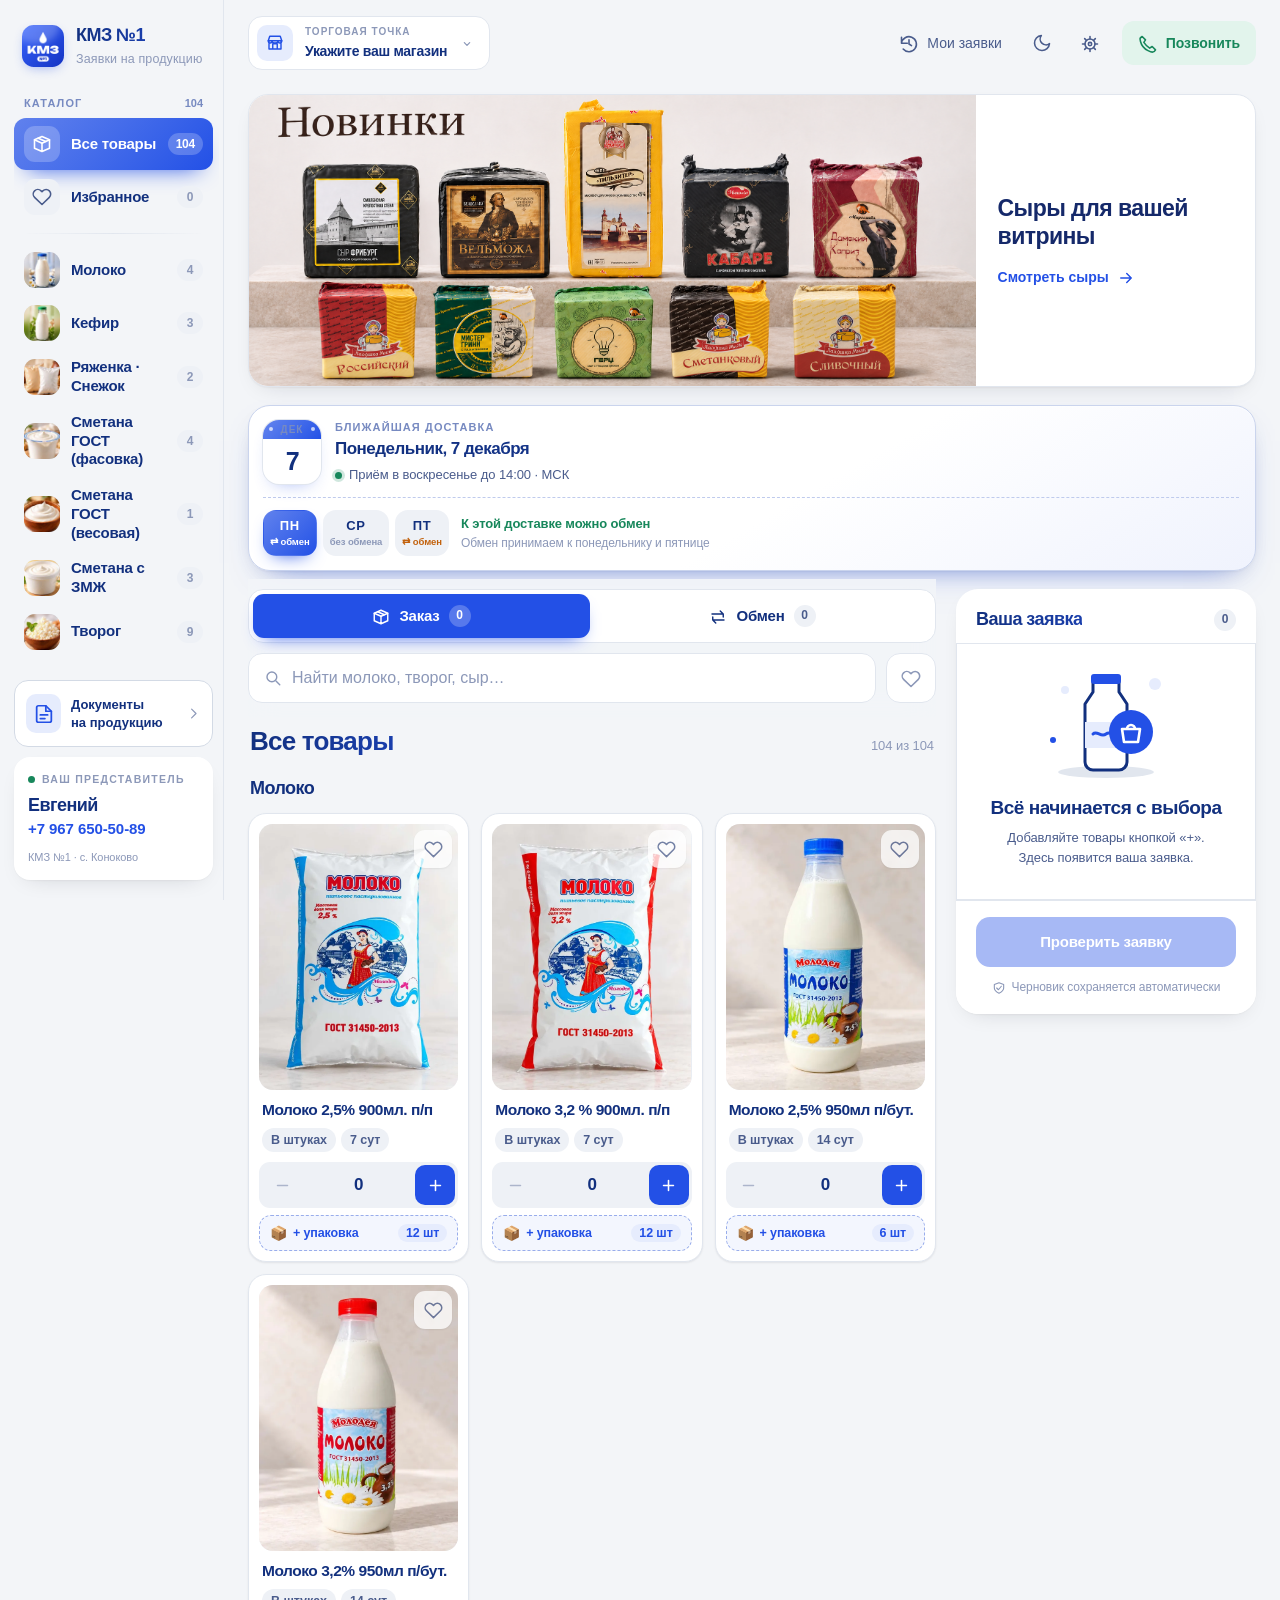
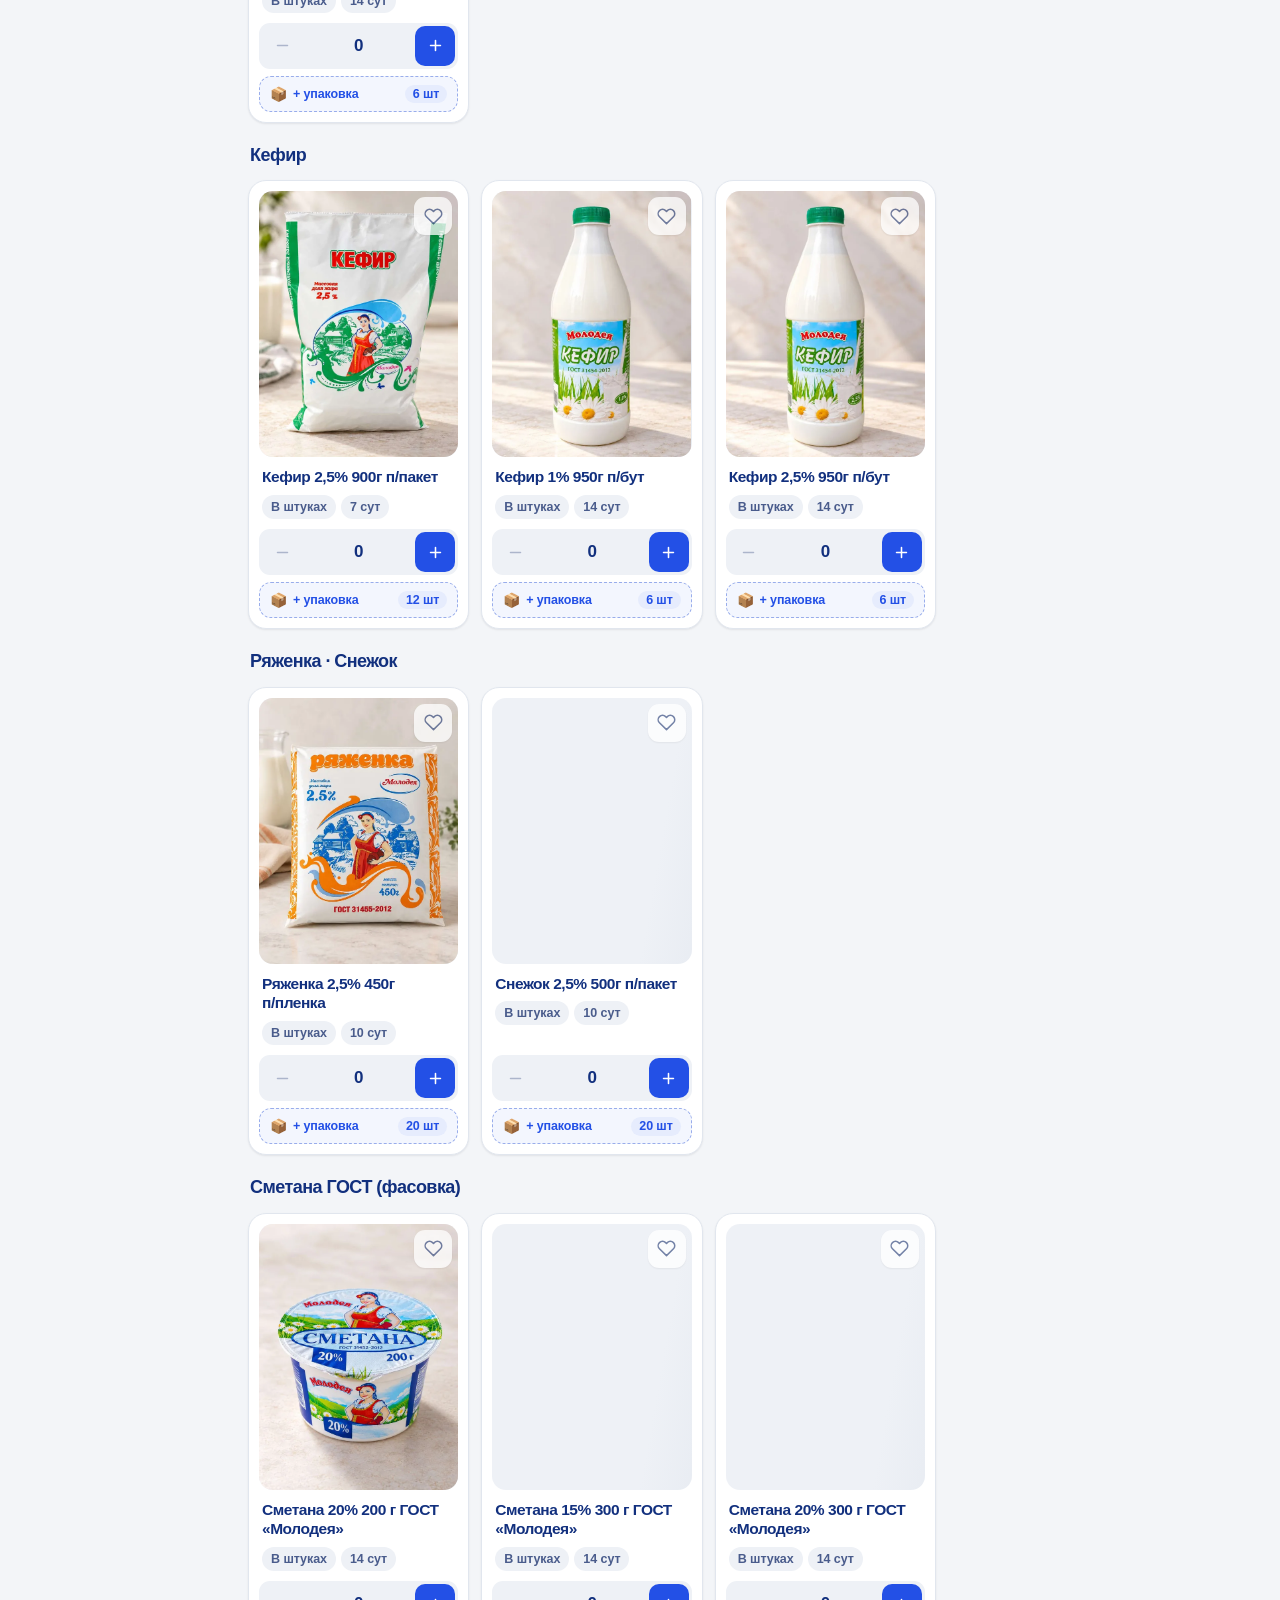
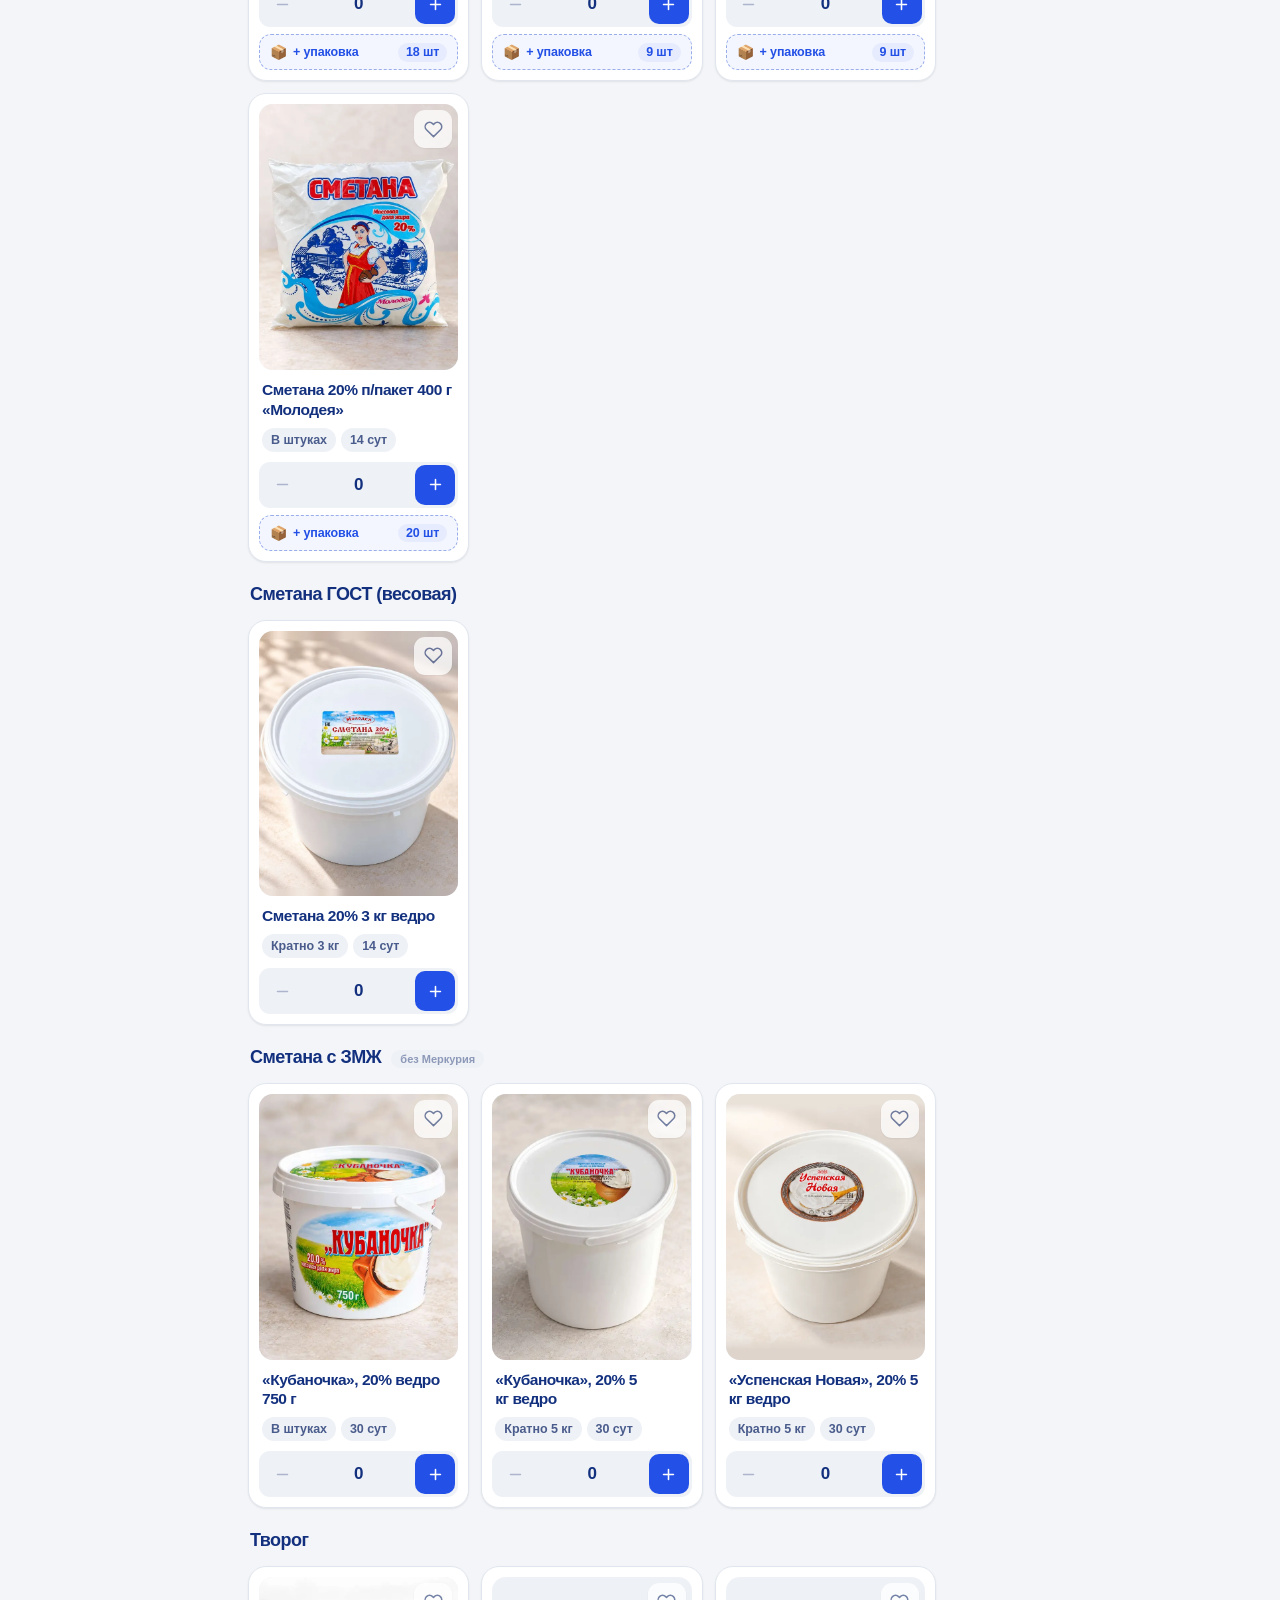
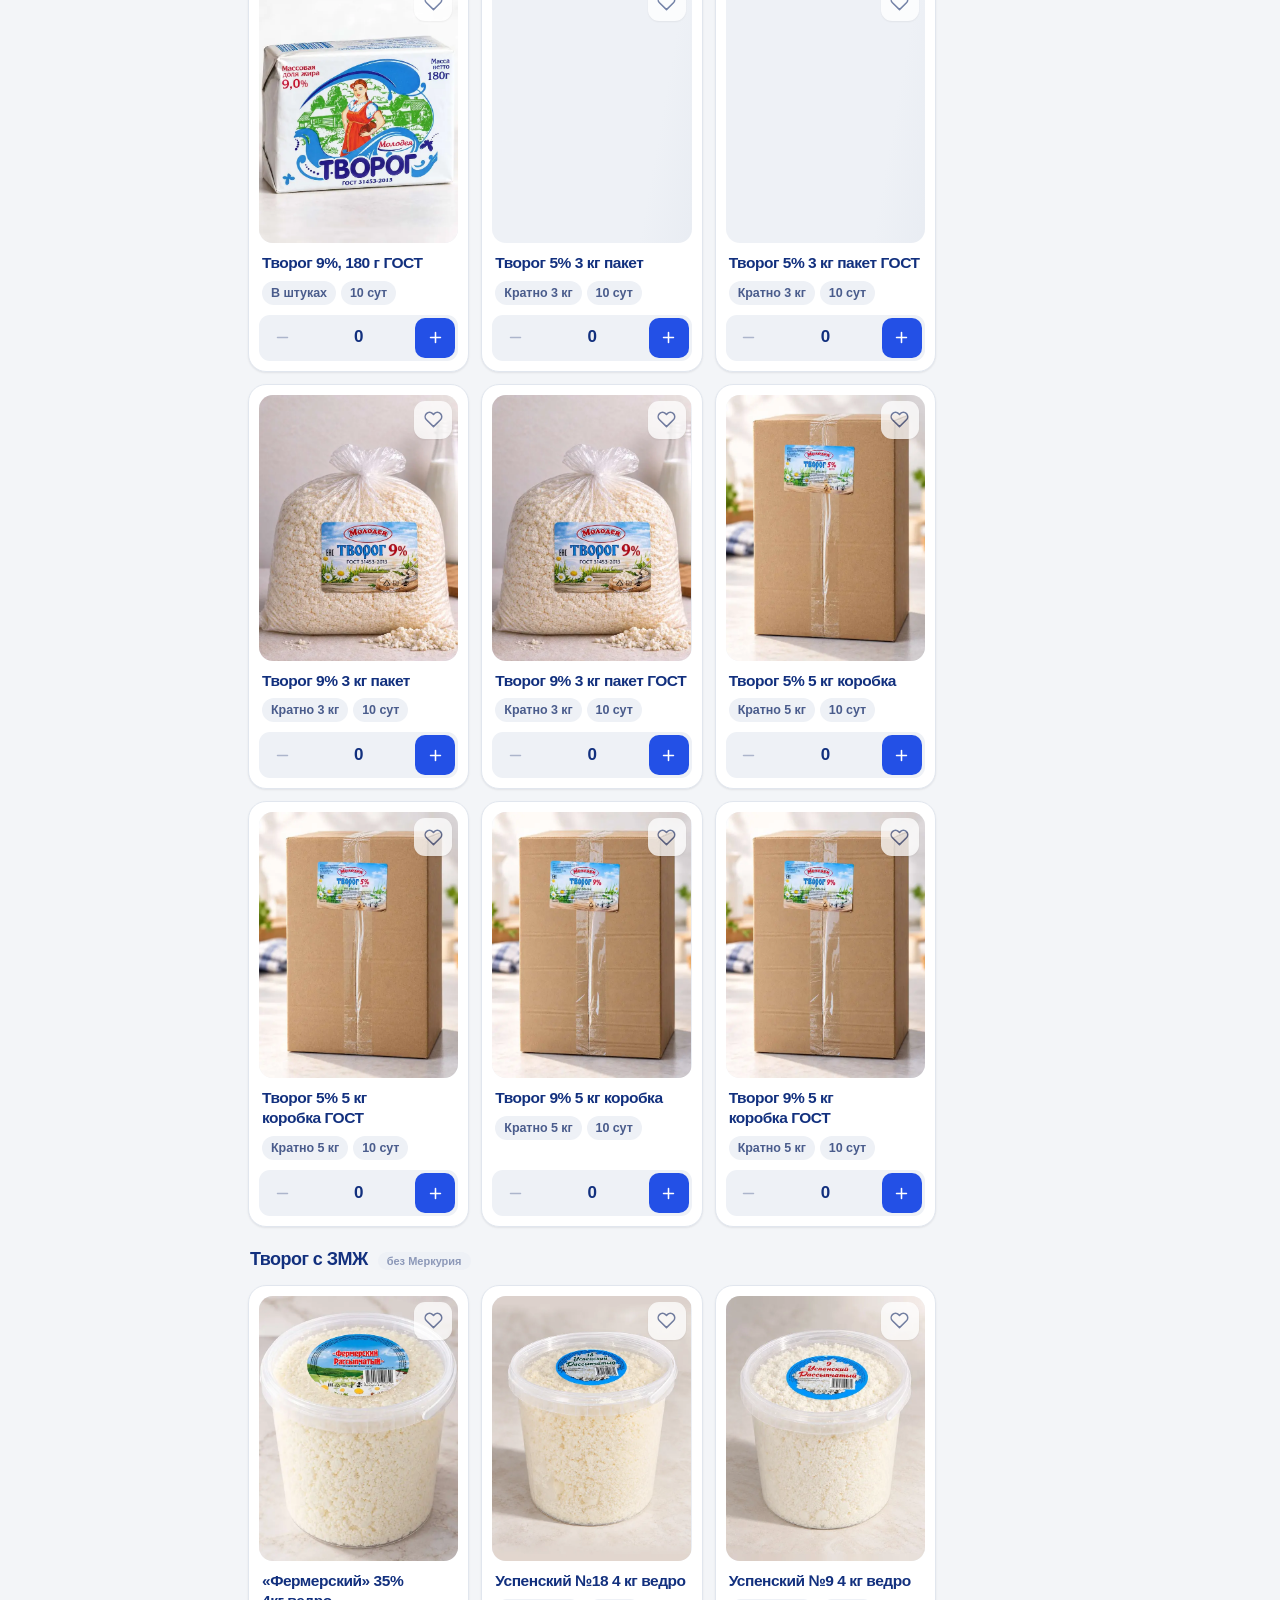
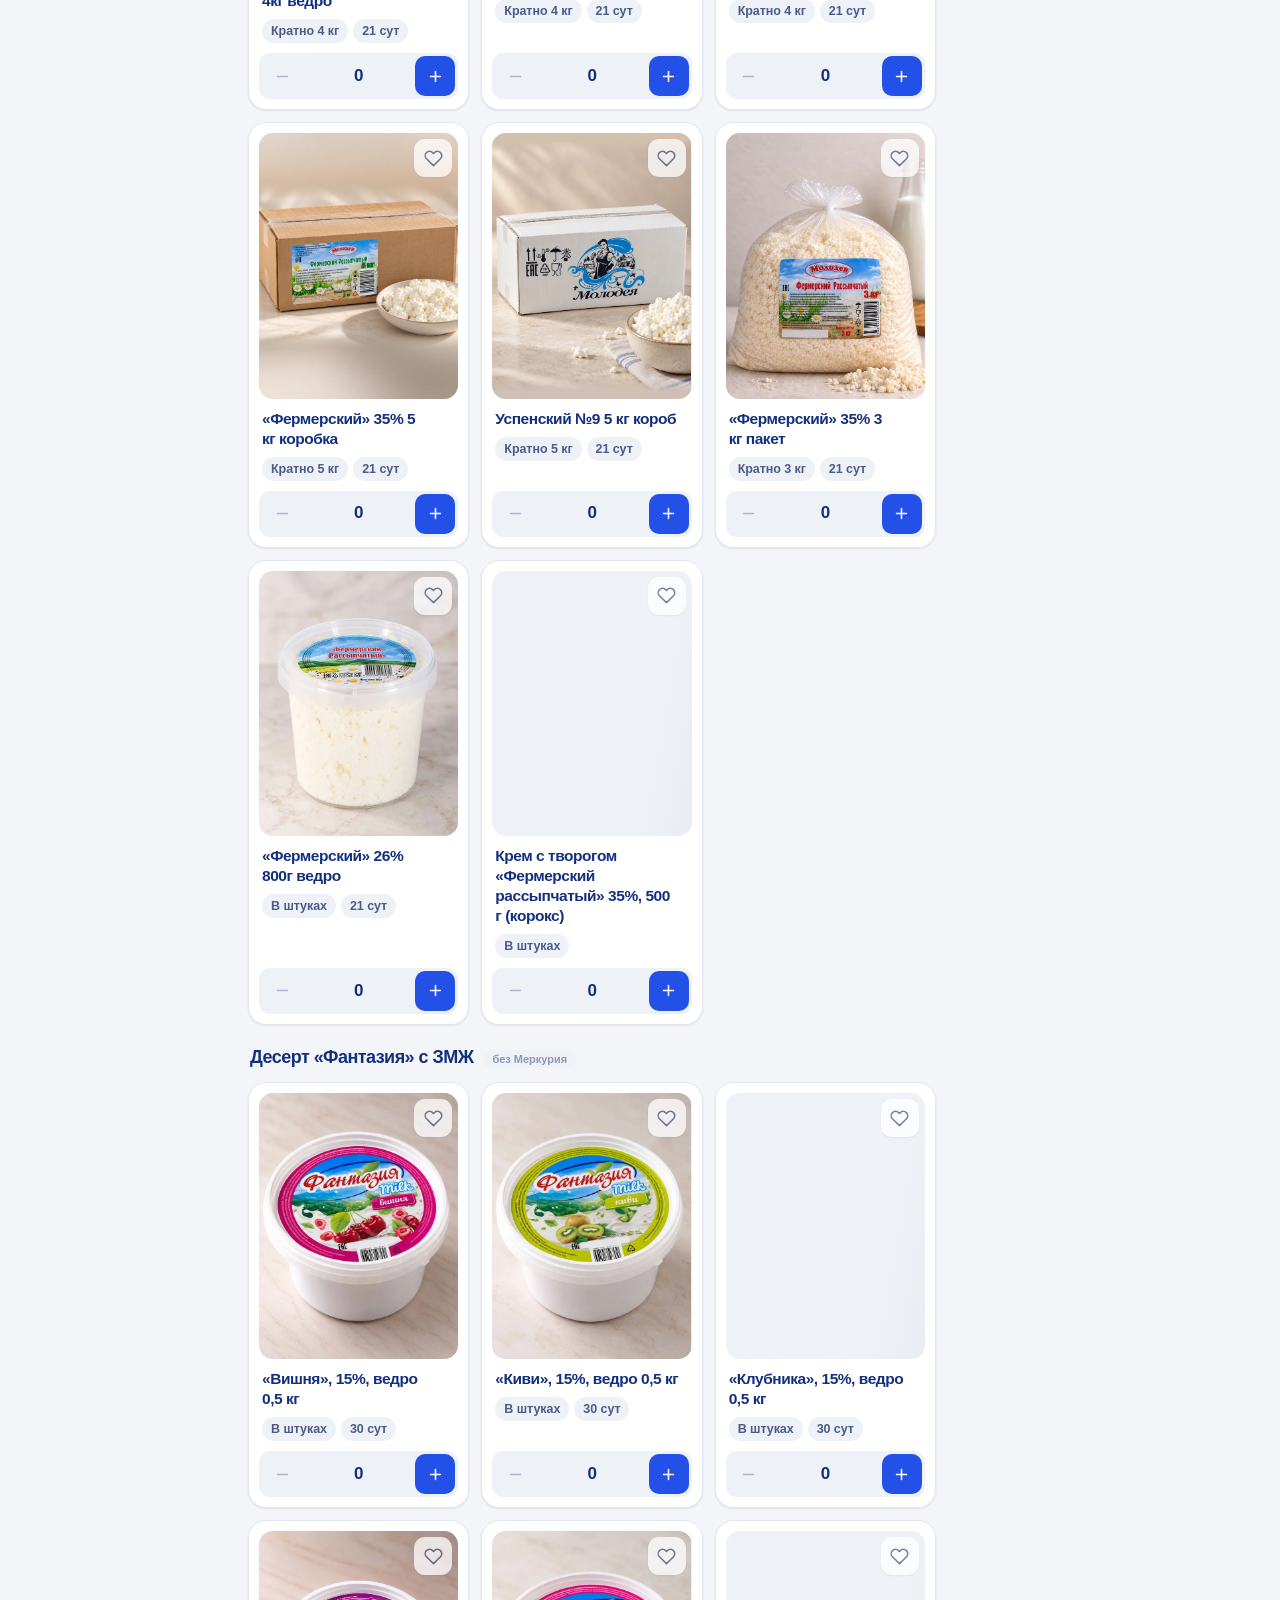
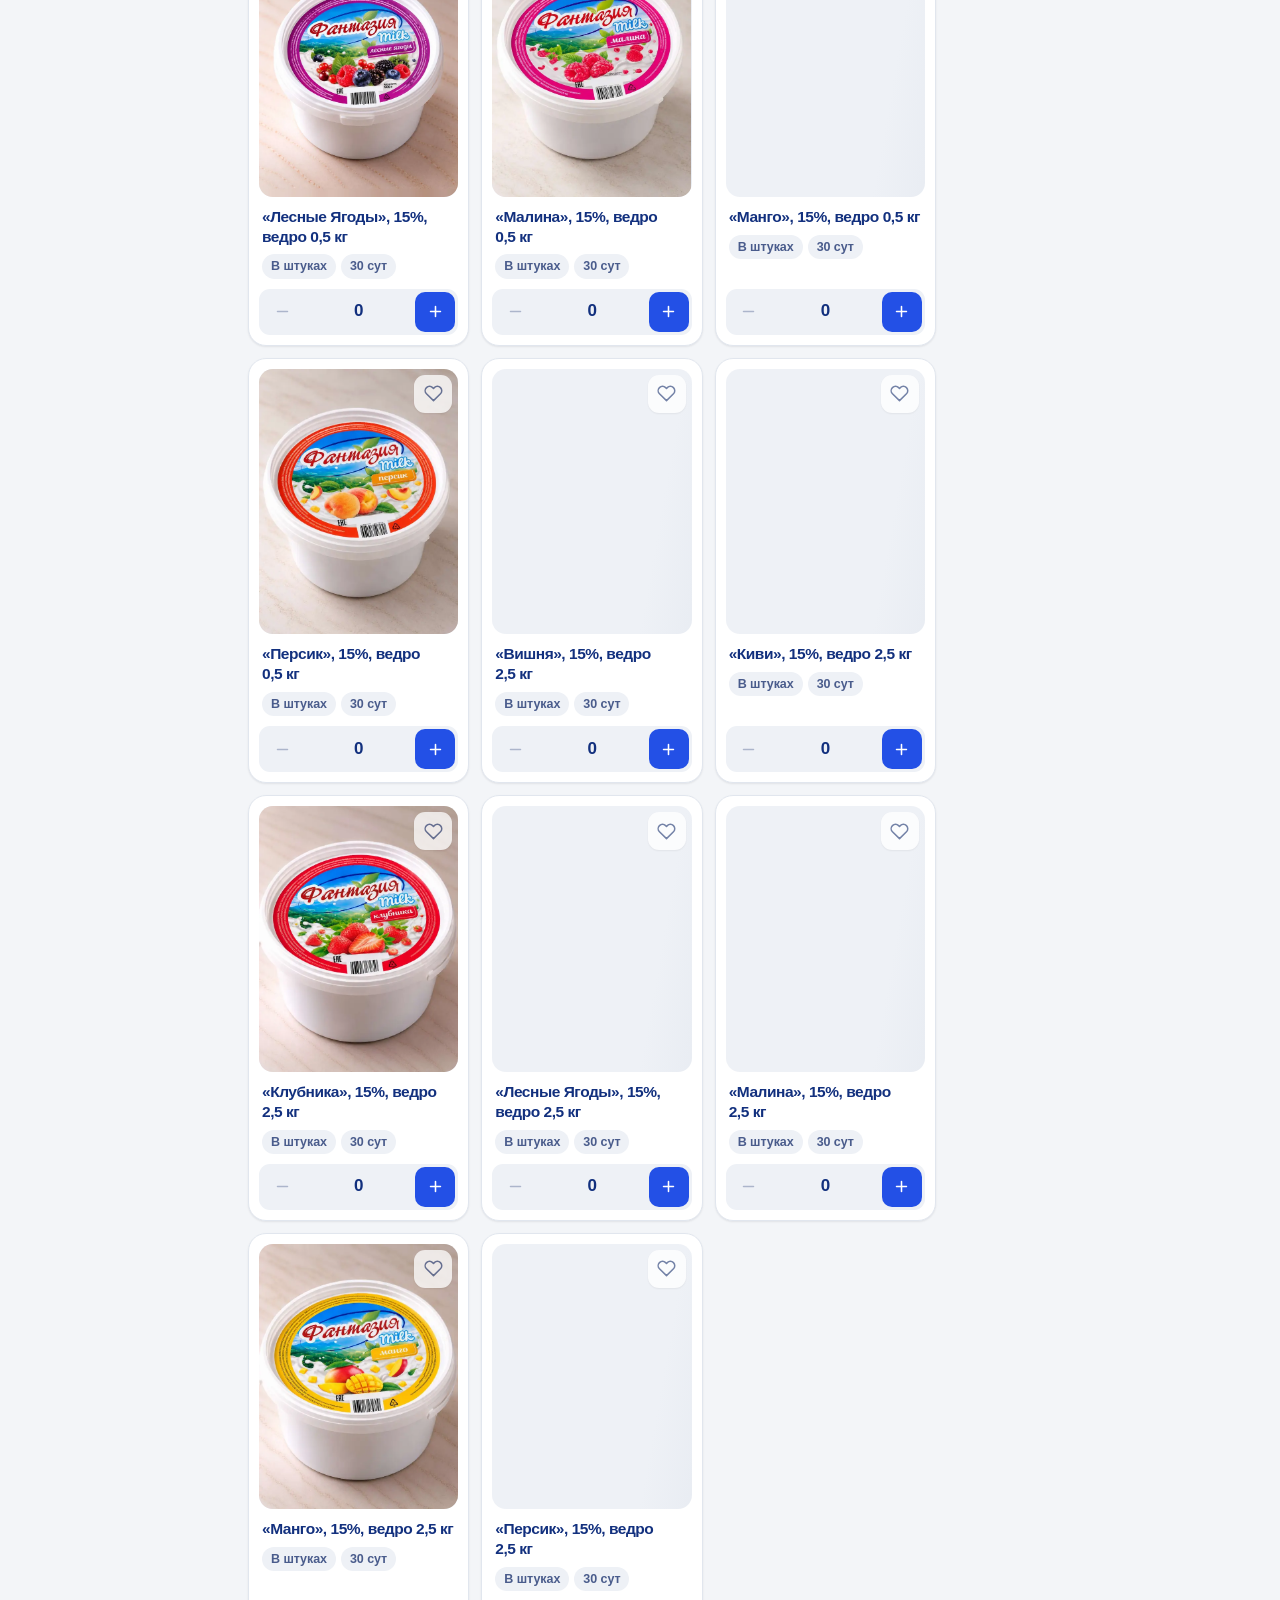
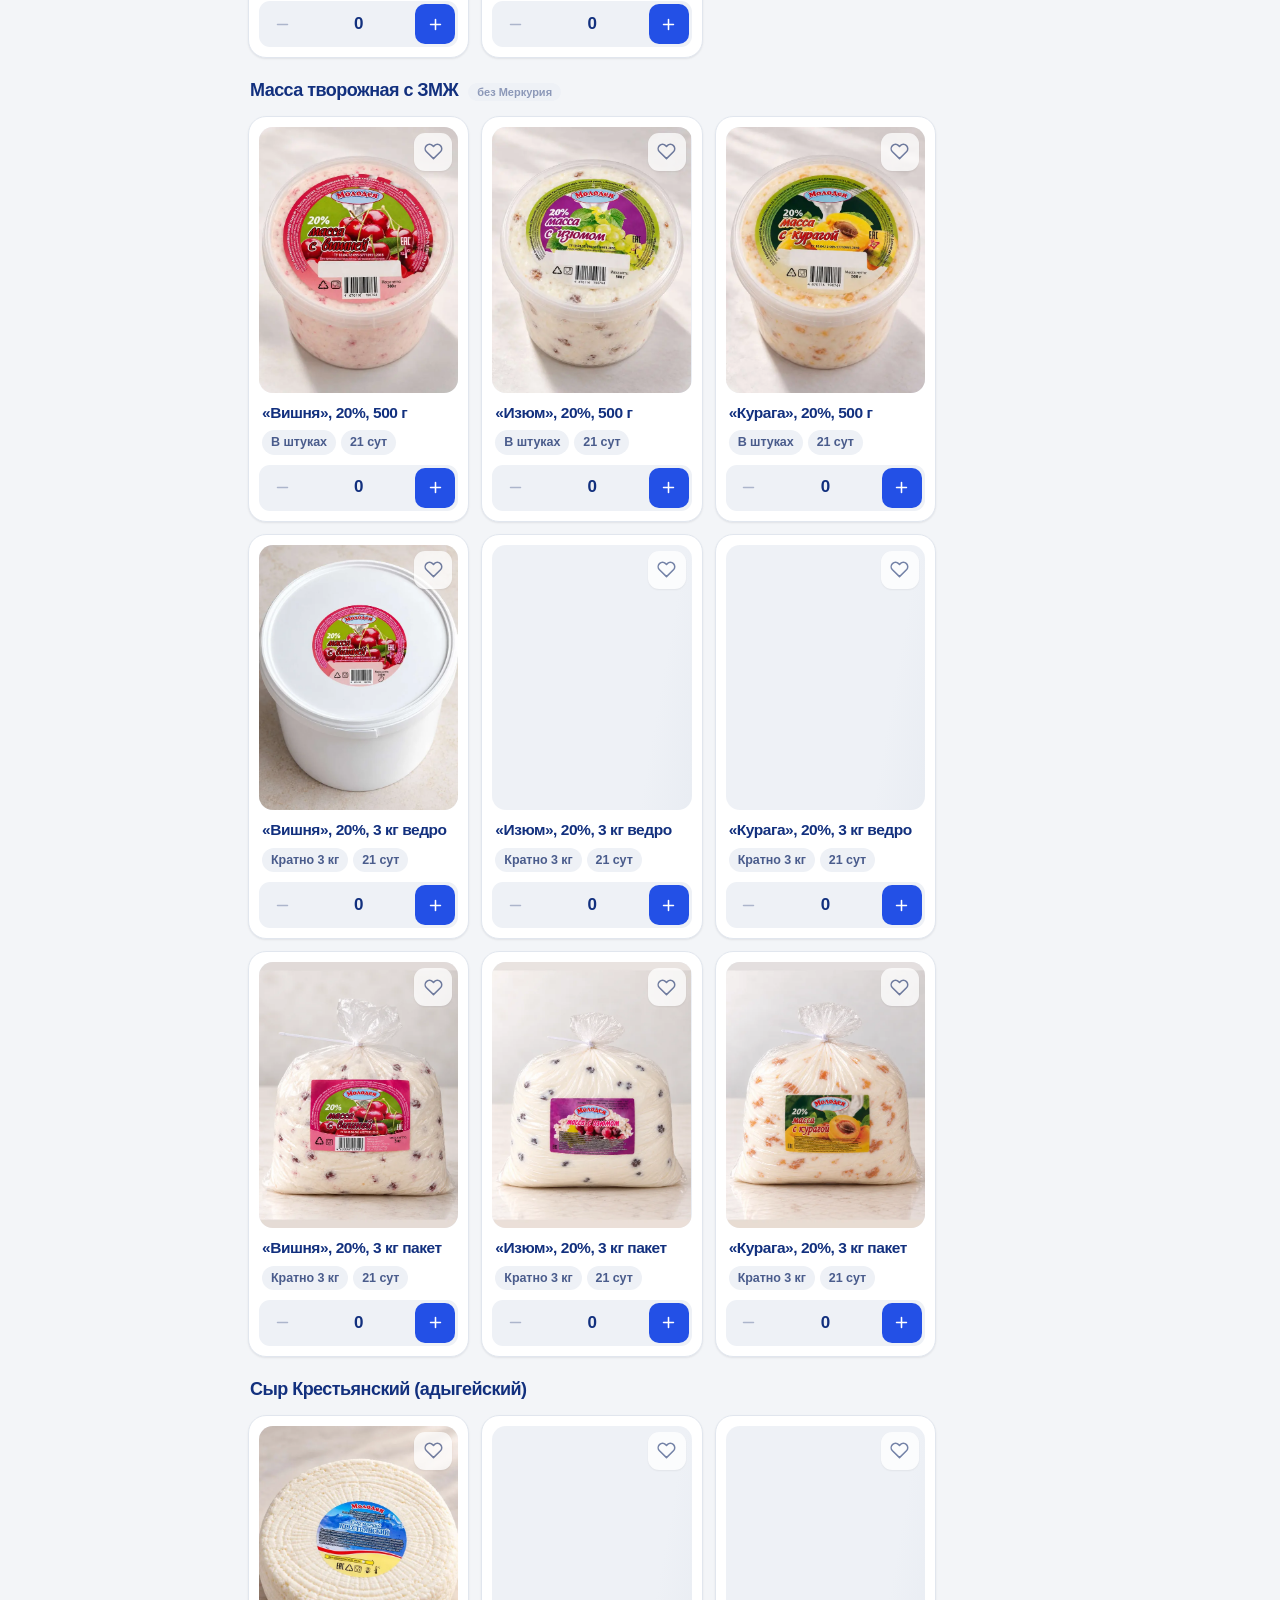
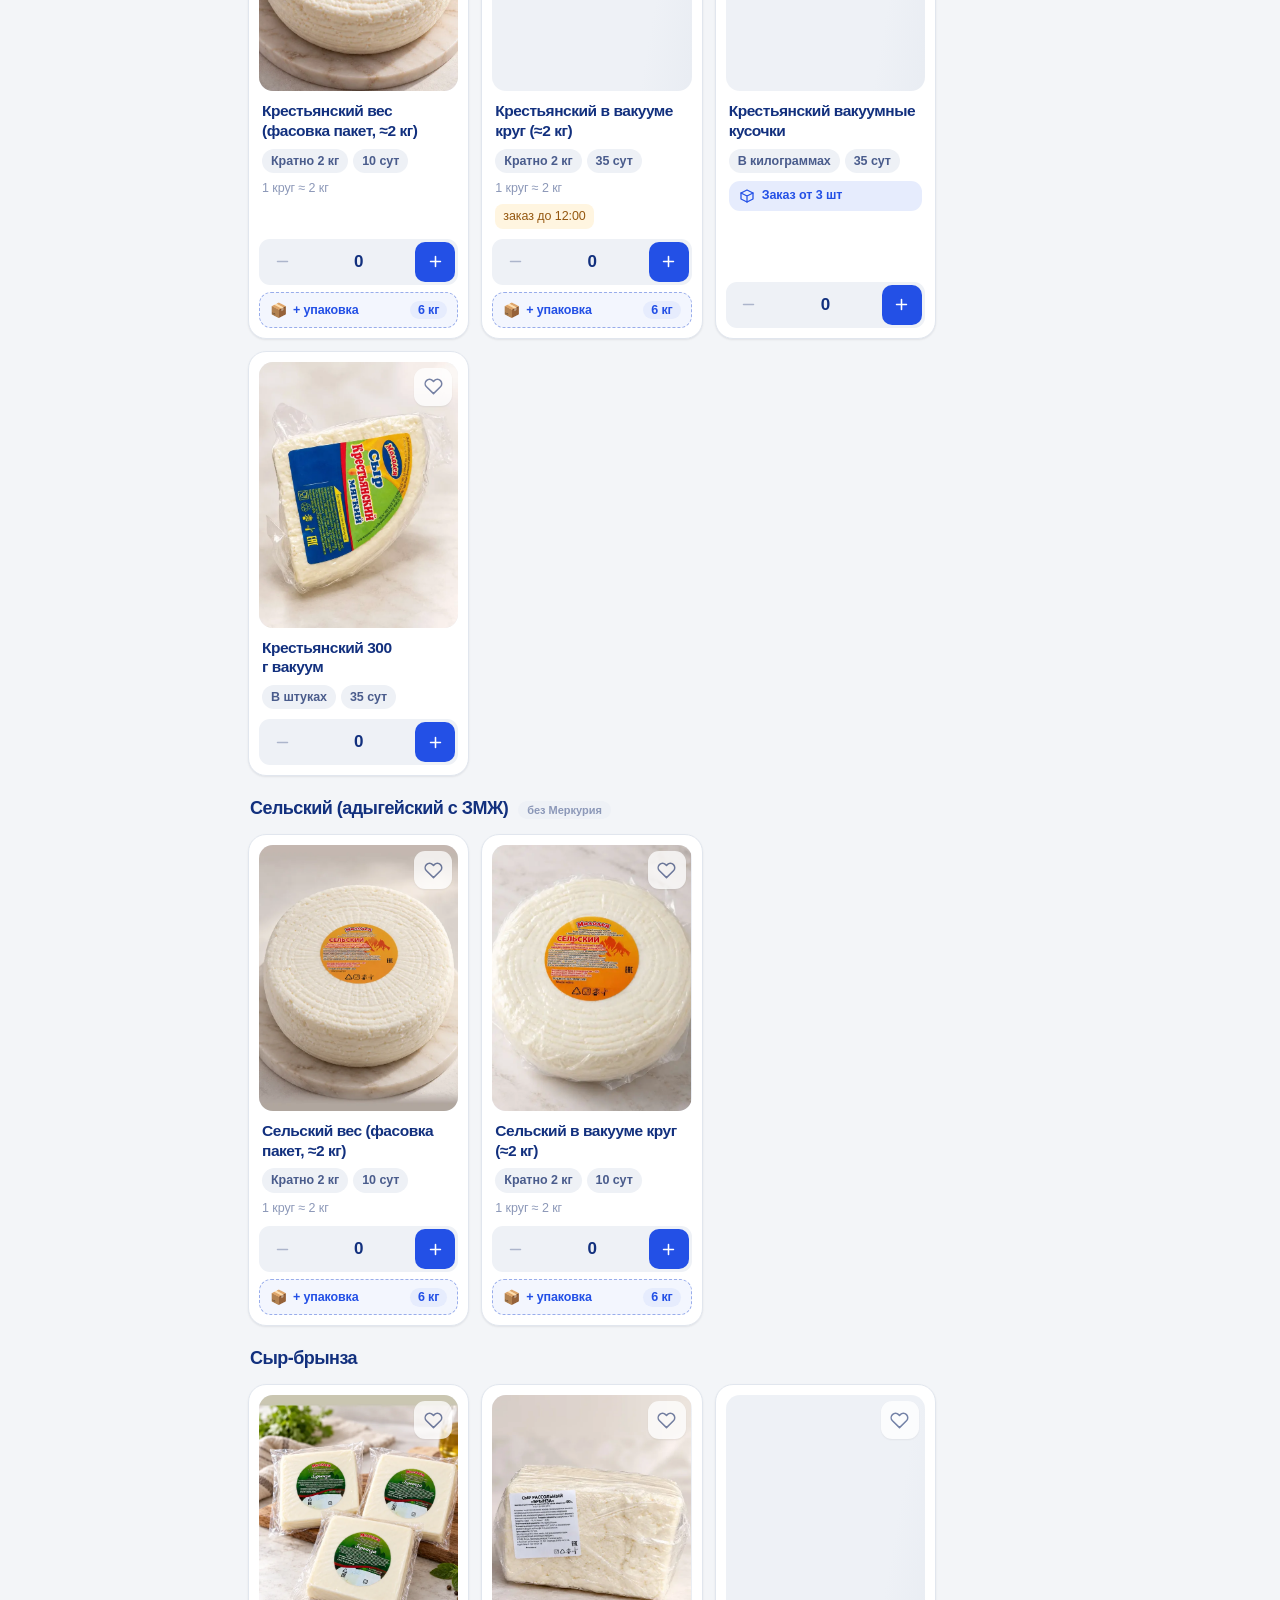
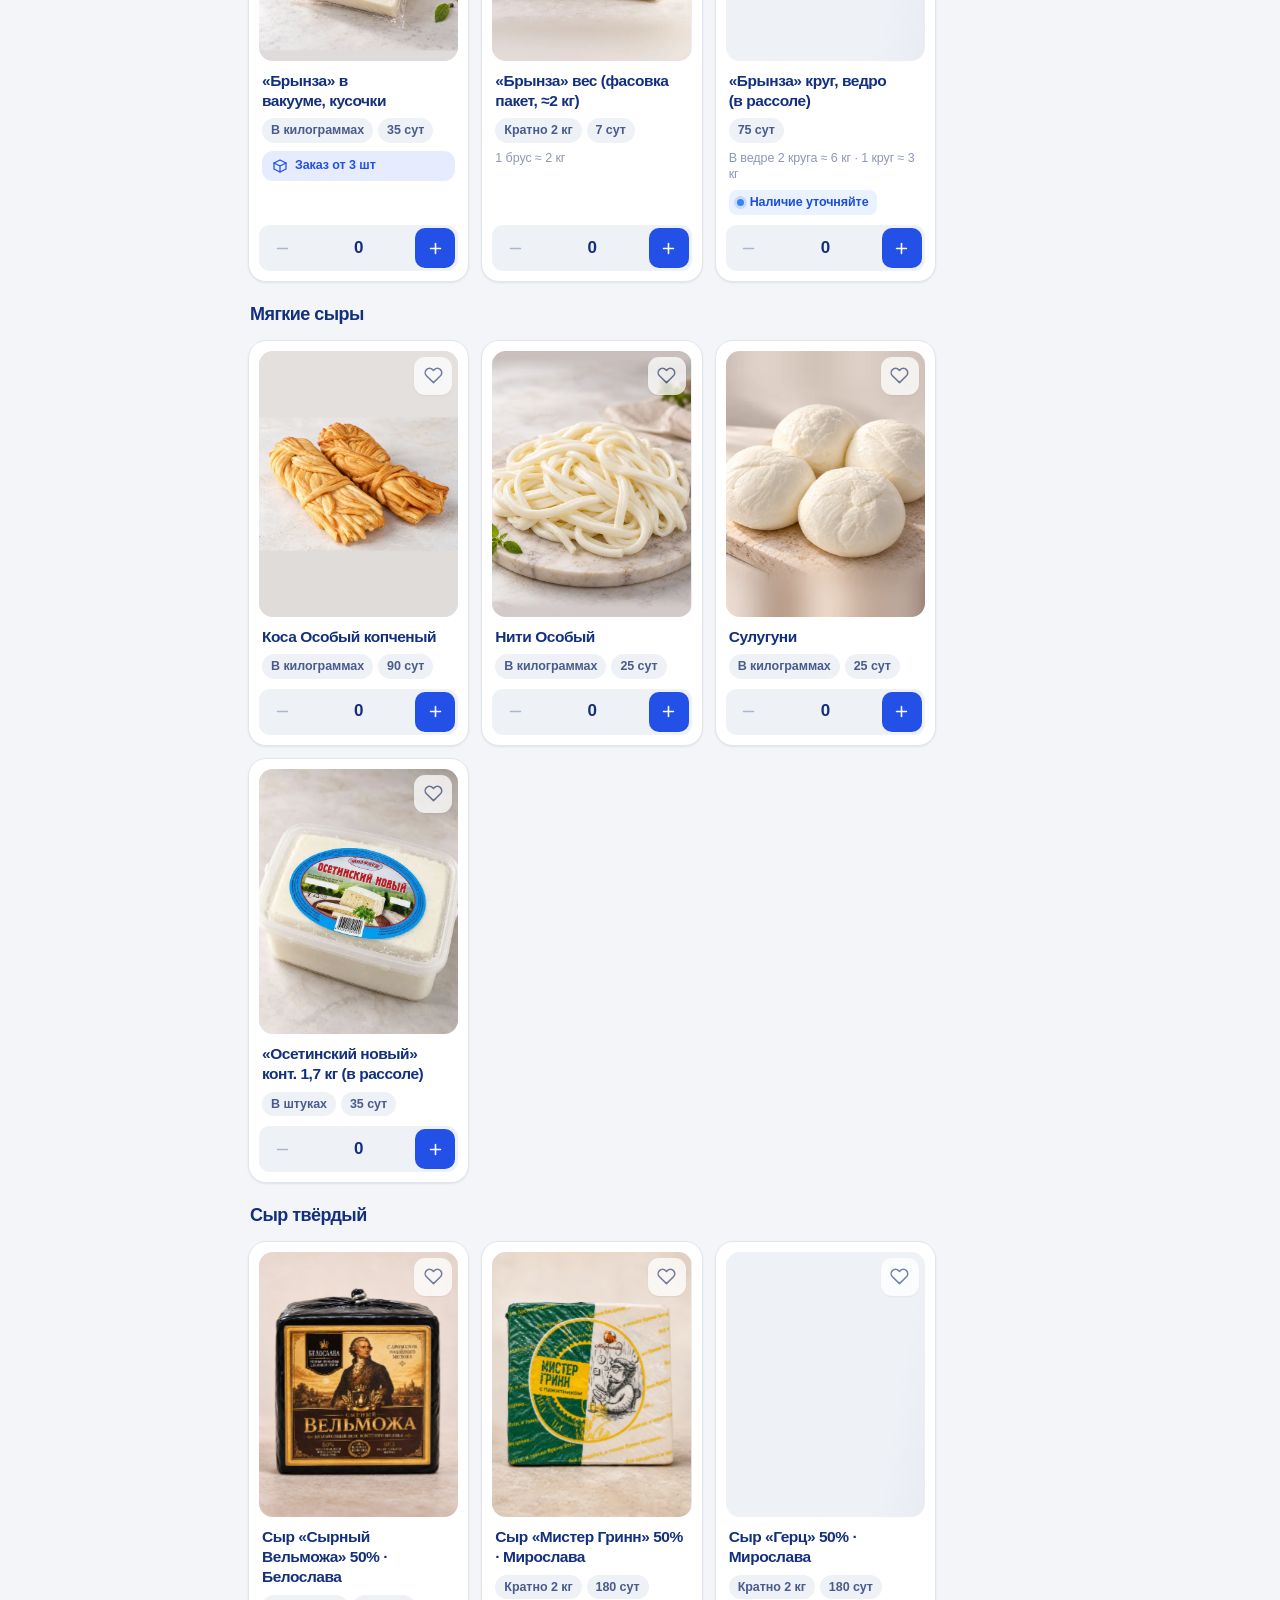
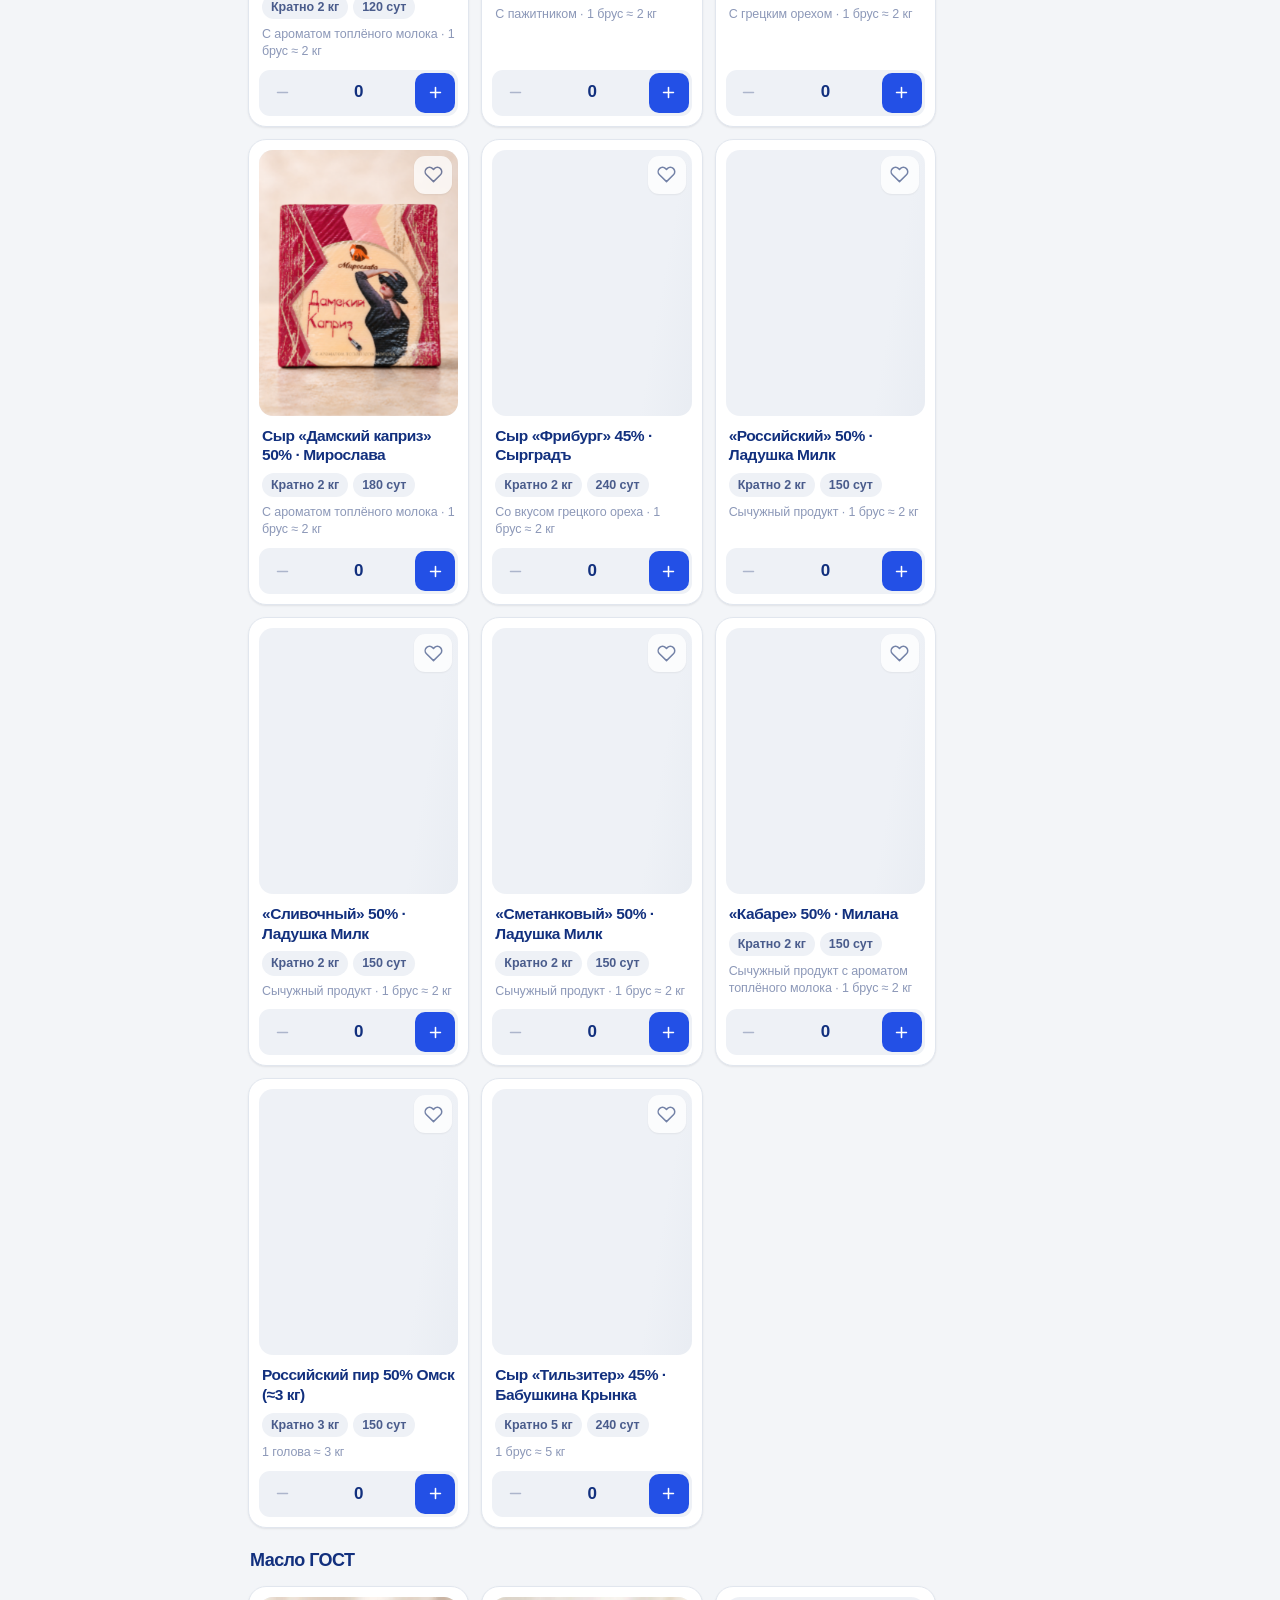
<file: index.html>
<!doctype html>
<html lang="ru">
<head>
  <meta charset="utf-8">
  <meta http-equiv="Content-Security-Policy" content="default-src 'self'; script-src 'self' 'unsafe-inline'; style-src 'self' 'unsafe-inline' https://fonts.googleapis.com; font-src 'self' https://fonts.gstatic.com; img-src 'self' data: blob:; connect-src 'self'; object-src 'none'; base-uri 'self'">
  <meta name="viewport" content="width=device-width,initial-scale=1,viewport-fit=cover">
  <title>КМЗ №1 — Заявки на продукцию</title>
  <meta name="description" content="Выберите молочную продукцию КМЗ №1, оформите заказ и обмен и передайте заявку своему представителю.">
  <meta name="theme-color" content="#F3F5F8" media="(prefers-color-scheme: light)">
  <meta name="theme-color" content="#0A0F17" media="(prefers-color-scheme: dark)">
  <link rel="preconnect" href="https://fonts.googleapis.com">
  <link rel="preconnect" href="https://fonts.gstatic.com" crossorigin>
  <link rel="stylesheet" href="https://fonts.googleapis.com/css2?family=Onest:wght@400;500;600;700;800&display=swap">
  <meta name="apple-mobile-web-app-capable" content="yes">
  <meta name="format-detection" content="telephone=no">
      <link rel="apple-touch-icon" href="icons/apple-touch-icon.png">
  <link rel="icon" type="image/png" sizes="64x64" href="[data-uri]">
<link rel="manifest" href="manifest.json">
  <script>(function(){try{var t=localStorage.getItem('kmz_theme');if(t==='light'||t==='dark')document.documentElement.setAttribute('data-theme',t);}catch(e){}})();</script>
  <style>
:root{
  color-scheme:light;
  --bg:#F3F5F8;--card:#FFFFFF;--soft:#EEF1F6;--line:#E1E6EE;--line2:#D3DAE5;
  --ink:#0C1726;--ink2:#4A5669;--mute:#8993A3;
  --acc:#2350E6;--acc-h:#1C43C7;--acc-ink:#FFFFFF;--acc-soft:#E6ECFD;
  --ex:#C2610C;--ex-ink:#FFFFFF;--ex-soft:#FCEEDD;
  --ok:#17875B;--ok-soft:#E2F4EC;
  --bad:#C2412B;--bad-soft:#FCE9E4;
  --wbg:#FFF5E0;--wink:#94570F;--wline:#F1DDB5;
  --glass:rgba(243,245,248,.86);
  --shadow:0 1px 2px rgba(12,23,38,.04),0 8px 24px -14px rgba(12,23,38,.22);
  --shadow-l:0 24px 70px -20px rgba(12,23,38,.45);
  --t-milk:#E7EEFE;--t-milk-i:#2350E6;
  --t-kef:#E3F4EC;--t-kef-i:#17875B;
  --t-ryaz:#FBEADB;--t-ryaz-i:#B5581A;
  --t-smet:#FFF4D1;--t-smet-i:#946600;
  --t-tvor:#F1ECFA;--t-tvor-i:#6F45B8;
  --t-yog:#FCE7EE;--t-yog-i:#C0336A;
  --t-fant:#F7E6F4;--t-fant-i:#A0307E;
  --t-cheese:#FFEFD6;--t-cheese-i:#A5610A;
  --t-butter:#FFF7C9;--t-butter-i:#846D00;
  --t-um:#F4EDDD;--t-um-i:#8E6B22;
  --f:"Onest",-apple-system,BlinkMacSystemFont,"Segoe UI",Roboto,Arial,sans-serif;
  --d:"Unbounded","Onest",-apple-system,"Segoe UI",Arial,sans-serif;
  --safe:env(safe-area-inset-bottom,0px);
  --photo-bg:radial-gradient(120% 90% at 50% 38%,#FFFFFF 0%,#F1F4F8 62%,#E7ECF2 100%);
  /* старые имена — на случай, если где-то используются */
  --blue:var(--acc);--navy:var(--ink);--muted:var(--mute);--green:var(--ok);--orange:var(--ex);
}
@media (prefers-color-scheme:dark){:root:not([data-theme=light]){
  color-scheme:dark;
  --bg:#0A0F17;--card:#111823;--soft:#18212E;--line:#222D3C;--line2:#2C3949;
  --ink:#E9EEF6;--ink2:#A5B0C2;--mute:#6D788A;
  --acc:#6E8DFF;--acc-h:#8AA3FF;--acc-ink:#0A0F17;--acc-soft:#1A2547;
  --ex:#F0A15A;--ex-ink:#1A1004;--ex-soft:#34240F;
  --ok:#4CC794;--ok-soft:#10301F;
  --bad:#F0766B;--bad-soft:#3A1D1A;
  --wbg:#2E2210;--wink:#F0C27A;--wline:#4A3718;
  --glass:rgba(10,15,23,.86);
  --shadow:0 1px 0 rgba(255,255,255,.03),0 12px 30px -14px rgba(0,0,0,.7);
  --shadow-l:0 24px 70px -20px rgba(0,0,0,.8);
  --t-milk:#18223C;--t-milk-i:#9DB3FF;
  --t-kef:#14271F;--t-kef-i:#6FD8AB;
  --t-ryaz:#2A1F19;--t-ryaz-i:#F2AE7C;
  --t-smet:#27241C;--t-smet-i:#EBCB78;
  --t-tvor:#211C30;--t-tvor-i:#C7A8F2;
  --t-yog:#2B1A23;--t-yog-i:#F29BBE;
  --t-fant:#2A1A2B;--t-fant-i:#EC9AD6;
  --t-cheese:#2A2219;--t-cheese-i:#F2BD72;
  --t-butter:#26241A;--t-butter-i:#E8D774;
  --t-um:#26221B;--t-um-i:#E0C284;--photo-bg:radial-gradient(120% 90% at 50% 38%,#243042 0%,#18212E 60%,#121A25 100%);
}}
:root[data-theme=dark]{
  color-scheme:dark;
  --bg:#0A0F17;--card:#111823;--soft:#18212E;--line:#222D3C;--line2:#2C3949;
  --ink:#E9EEF6;--ink2:#A5B0C2;--mute:#6D788A;
  --acc:#6E8DFF;--acc-h:#8AA3FF;--acc-ink:#0A0F17;--acc-soft:#1A2547;
  --ex:#F0A15A;--ex-ink:#1A1004;--ex-soft:#34240F;
  --ok:#4CC794;--ok-soft:#10301F;
  --bad:#F0766B;--bad-soft:#3A1D1A;
  --wbg:#2E2210;--wink:#F0C27A;--wline:#4A3718;
  --glass:rgba(10,15,23,.86);
  --shadow:0 1px 0 rgba(255,255,255,.03),0 12px 30px -14px rgba(0,0,0,.7);
  --shadow-l:0 24px 70px -20px rgba(0,0,0,.8);
  --t-milk:#18223C;--t-milk-i:#9DB3FF;
  --t-kef:#14271F;--t-kef-i:#6FD8AB;
  --t-ryaz:#2A1F19;--t-ryaz-i:#F2AE7C;
  --t-smet:#27241C;--t-smet-i:#EBCB78;
  --t-tvor:#211C30;--t-tvor-i:#C7A8F2;
  --t-yog:#2B1A23;--t-yog-i:#F29BBE;
  --t-fant:#2A1A2B;--t-fant-i:#EC9AD6;
  --t-cheese:#2A2219;--t-cheese-i:#F2BD72;
  --t-butter:#26241A;--t-butter-i:#E8D774;
  --t-um:#26221B;--t-um-i:#E0C284;--photo-bg:radial-gradient(120% 90% at 50% 38%,#243042 0%,#18212E 60%,#121A25 100%);
}

*{box-sizing:border-box}
html{-webkit-text-size-adjust:100%}
body{margin:0;background:var(--bg);color:var(--ink);font:16px/1.45 var(--f);-webkit-font-smoothing:antialiased;font-variant-numeric:tabular-nums}
button,input,textarea{font:inherit;color:inherit}
button{border:0;background:none;cursor:pointer;touch-action:manipulation}
button:disabled{cursor:default;opacity:.4}
a{color:var(--acc);text-decoration:none}
h1,h2,h3,p{margin:0}
button,a,input,textarea{-webkit-tap-highlight-color:transparent}
button:focus-visible,a:focus-visible,input:focus-visible,textarea:focus-visible,[tabindex]:focus-visible{outline:2px solid var(--acc);outline-offset:2px}
[hidden]{display:none!important}
svg{width:20px;height:20px;fill:none;stroke:currentColor;stroke-width:1.9;stroke-linecap:round;stroke-linejoin:round;vertical-align:middle}
img{display:block;max-width:100%}
.skip{position:fixed;top:-90px;left:20px;background:var(--card);padding:12px;z-index:100;border-radius:10px}
.skip:focus{top:10px}

/* ---------- каркас ---------- */
.app-shell{display:grid;grid-template-columns:252px minmax(0,1fr);min-height:100vh;max-width:1520px;margin:0 auto}
.rail{position:sticky;top:0;height:100vh;display:flex;flex-direction:column;background:transparent;color:var(--ink2);padding:24px 14px 20px 20px;border-right:1px solid var(--line)}
.brand{display:flex;align-items:center;gap:12px;color:var(--ink);padding:0 8px 24px}
.brand img{border-radius:13px;background:#fff;flex-shrink:0;width:42px;height:42px;box-shadow:var(--shadow)}
.brand strong{font:700 17px/1.15 var(--d);letter-spacing:-.02em}
.brand small{display:block;font-size:12px;margin-top:3px;color:var(--mute)}
.rail-heading{padding:0 10px 8px;display:flex;justify-content:space-between;font-size:11px;letter-spacing:.1em;font-weight:600;color:var(--mute)}
.rail-heading span{letter-spacing:0}
#categories{overflow:auto;scrollbar-width:thin;scrollbar-color:var(--line2) transparent;flex:1;min-height:100px;margin-right:-6px;padding-right:6px}
.category{display:flex;align-items:center;gap:11px;min-height:42px;width:100%;padding:8px 10px;border-radius:12px;text-align:left;color:var(--ink2);line-height:1.25;font-size:14px;margin:1px 0;transition:background .15s,color .15s}
.category svg{width:18px;height:18px;flex-shrink:0}
.category>span:nth-child(2){flex:1}
.category .cat-count{font-size:12px;color:var(--mute);font-weight:500}
.category:hover{background:var(--card);color:var(--ink)}
.category.active{background:var(--card);color:var(--ink);font-weight:600;box-shadow:var(--shadow)}
.category>svg{width:26px;height:26px;padding:4px;border-radius:8px;background:var(--soft);color:var(--ink2)}
.rail-divider{height:1px;background:var(--line);margin:10px 10px}
.sw{display:inline-block;flex:none;width:26px;height:26px;border-radius:8px;background:var(--t-milk);position:relative}
.sw::after{content:"";position:absolute;inset:8px;border-radius:50%;background:var(--t-milk-i);opacity:.9}
.rail-contact{margin-top:16px;padding:14px;border-radius:16px;background:var(--card);box-shadow:var(--shadow);font-size:12px}
.rail-contact strong{color:var(--mute);font-size:11px;font-weight:500;letter-spacing:.06em;text-transform:uppercase}
.contact-dot{display:inline-block;width:7px;height:7px;border-radius:50%;background:var(--ok);margin-right:7px}
.rail-contact p{font-size:16px;font-weight:600;color:var(--ink);margin:6px 0 2px}
.rail-contact a{color:var(--ink2);font-size:14px;display:block}
.rail-contact small{display:block;color:var(--mute);font-size:11px;margin-top:10px}
.app-content{min-width:0}

/* ---------- верхняя панель ---------- */
.topbar{display:flex;align-items:center;justify-content:space-between;gap:16px;background:transparent;padding:18px 32px 0;min-height:0}
.point-switch{display:flex;align-items:center;gap:12px;padding:8px 14px 8px 8px;min-width:0;max-width:460px;text-align:left;background:var(--card);border:1px solid var(--line);border-radius:14px}
.point-switch:hover{border-color:var(--line2)}
.point-switch>span:first-child{display:grid;place-items:center;width:36px;height:36px;border-radius:10px;background:var(--acc-soft);color:var(--acc);flex-shrink:0}
.point-switch>span:first-child svg{width:18px;height:18px}
.point-switch>span:nth-child(2){min-width:0}
.point-switch small{display:block;font-size:10px;letter-spacing:.1em;color:var(--mute);margin-bottom:1px}
.point-switch strong{display:block;font-size:14px;font-weight:600;overflow:hidden;text-overflow:ellipsis;white-space:nowrap}
.point-switch>span:last-child{color:var(--mute);flex-shrink:0}
.point-switch>span:last-child svg{width:16px;height:16px}
.top-actions{display:flex;align-items:center;gap:4px;flex-shrink:0}
.nav-button,.icon-button{display:inline-flex;align-items:center;justify-content:center;gap:8px;min-width:44px;min-height:44px;border-radius:12px;color:var(--ink2);font-size:14px;font-weight:500}
.nav-button{padding:0 14px}
.nav-button:hover,.icon-button:hover{background:var(--card);color:var(--ink)}
.call-button{display:flex;align-items:center;gap:8px;padding:0 16px;min-height:44px;background:var(--ok-soft);border-radius:12px;color:var(--ok);font-size:14px;font-weight:600;margin-left:6px}
.mobile-brand{display:none}

.content-wrap{max-width:1470px;margin:auto;padding:26px 32px 40px}
.page-intro{display:flex;align-items:flex-end;justify-content:space-between;gap:24px;margin-bottom:26px}
.eyebrow{font-size:11px;letter-spacing:.12em;font-weight:600;color:var(--mute);margin-bottom:8px}
h1{font:700 40px/1.05 var(--d);letter-spacing:-.035em}
h1>span{color:var(--acc)}
.page-intro p{font-size:14px;color:var(--mute);margin-top:10px}
.delivery{display:flex;align-items:center;gap:14px;background:var(--card);padding:12px 18px 12px 12px;border-radius:18px;box-shadow:var(--shadow);min-width:0;border:0}
.dday{flex:none;width:52px;height:56px;border-radius:13px;background:var(--ink);color:var(--bg);display:flex;flex-direction:column;align-items:center;justify-content:center;line-height:1}
.dday b{font:700 21px var(--d);letter-spacing:-.03em}
.dday small{font-size:10px!important;text-transform:uppercase;letter-spacing:.08em;margin-top:5px;opacity:.7;color:inherit!important}
.dday svg{width:24px;height:24px}
.delivery small{display:block;font-size:11px;letter-spacing:.08em;text-transform:uppercase;color:var(--mute)}
.delivery strong{display:block;font-size:15px;font-weight:600;color:var(--ink);margin:2px 0}
.delivery strong::first-letter{text-transform:uppercase}
.delivery #delivery-deadline{display:block;font-size:13px;color:var(--ok);font-weight:500}

.workspace{display:grid;grid-template-columns:minmax(0,1fr) 340px;gap:28px;align-items:start}
.catalog{min-width:0}
.catalog-tools{position:sticky;top:0;background:var(--glass);-webkit-backdrop-filter:saturate(1.4) blur(14px);backdrop-filter:saturate(1.4) blur(14px);padding:10px 0 14px;margin-top:-10px;z-index:10}
.mode-tabs{display:flex;gap:4px;padding:4px;background:var(--card);border:1px solid var(--line);border-radius:15px;margin-bottom:10px}
.mode-tabs>button{flex:1;display:flex;align-items:center;justify-content:center;gap:9px;min-height:44px;border-radius:11px;font-size:15px;font-weight:600;color:var(--ink2);transition:background .15s,color .15s}
.mode-tabs>button svg{width:18px;height:18px}
.mode-tabs>button.active{background:var(--acc);color:var(--acc-ink);box-shadow:0 8px 18px -10px var(--acc)}
.mode-tabs>.return-tab.active{background:var(--ex);color:var(--ex-ink);box-shadow:0 8px 18px -10px var(--ex)}
.counter{display:inline-flex;align-items:center;justify-content:center;min-width:22px;height:22px;padding:0 7px;border-radius:99px;background:var(--soft);color:var(--ink2);font-size:12px;font-weight:600}
.mode-tabs>.active .counter,.mode-tabs>.return-tab.active .counter{background:rgba(255,255,255,.24);color:inherit}
.search-row{display:flex;gap:10px}
.search{display:flex;align-items:center;gap:10px;flex:1;min-width:0;background:var(--card);border:1px solid var(--line);height:50px;border-radius:14px;padding-left:15px}
.search>span{color:var(--mute);display:flex}
.search>span svg{width:18px;height:18px}
.search input{height:100%;width:100%;min-width:0;border:0;outline:0;background:transparent;font-size:16px;padding:0 6px 0 0;color:var(--ink)}
.search input::placeholder{color:var(--mute)}
.search input::-webkit-search-cancel-button{-webkit-appearance:none}
.search:focus-within{border-color:var(--acc);box-shadow:0 0 0 3px var(--acc-soft)}
.search input:focus-visible{outline:none}
.search button{min-width:44px;height:44px;color:var(--mute);display:grid;place-items:center}
.favorite-filter{width:50px;height:50px;flex-shrink:0;border:1px solid var(--line);background:var(--card);color:var(--mute);border-radius:14px}
.favorite-filter.active{border-color:#E0445B;color:#E0445B}
.favorite-filter.active svg{fill:currentColor}
.mobile-categories{display:none}

.list-heading{display:flex;align-items:baseline;justify-content:space-between;gap:12px;margin:10px 2px 6px}
.list-heading h2{font:700 22px var(--d);letter-spacing:-.03em}
.list-heading>span{font-size:13px;color:var(--mute);white-space:nowrap}
.product-group{margin-bottom:10px}
.group-label{display:flex;align-items:baseline;gap:10px;font:700 17px var(--d);letter-spacing:-.02em;color:var(--ink);margin:22px 2px 12px;flex-wrap:wrap}
.group-label small{font:500 12px var(--f);letter-spacing:0;color:var(--mute);background:var(--soft);padding:3px 9px;border-radius:99px}

/* ---------- карточка товара ---------- */
.product-list{display:grid;grid-template-columns:repeat(auto-fill,minmax(208px,1fr));gap:12px}
.product{position:relative;display:flex;flex-direction:column;gap:10px;padding:10px;background:var(--card);border:1.5px solid transparent;border-radius:20px;box-shadow:var(--shadow);transition:border-color .15s}
.product.selected{border-color:var(--acc)}
.exchange-mode .product.selected{border-color:var(--ex)}
.product-symbol{position:relative;display:flex;flex-direction:column;justify-content:space-between;min-height:100px;padding:13px 14px 12px;border-radius:14px;background:var(--t-milk);color:var(--t-milk-i)}
.ps-big{font:700 30px/1 var(--d);letter-spacing:-.045em;padding-right:34px}
.ps-big sup{font-size:.5em;vertical-align:top;position:relative;top:.1em;margin-left:1px;letter-spacing:0}
.ps-big.w{font-size:19px;letter-spacing:-.02em;line-height:1.12;overflow-wrap:anywhere}
.ps-sub{display:flex;gap:6px;align-items:center;font-size:13px;font-weight:600;opacity:.88;margin-top:10px}
.ps-sub i{font-style:normal;font-weight:500;opacity:.8}
.favorite{position:absolute;top:6px;right:6px;display:grid;place-items:center;width:38px;height:38px;border-radius:11px;color:currentColor;opacity:.5}
.favorite:hover{opacity:1}
.favorite svg{width:19px;height:19px}
.favorite.active{opacity:1;color:#E0445B}
.favorite.active svg{fill:currentColor}
.product-info{flex:1;padding:0 3px;min-width:0}
.product-name{font-size:15px;font-weight:600;line-height:1.3;letter-spacing:-.005em;overflow-wrap:anywhere}
.product-meta{display:flex;gap:5px;flex-wrap:wrap;font-size:12px;color:var(--ink2);margin-top:8px}
.product-meta>span{background:var(--soft);padding:3px 8px;border-radius:99px;font-weight:500}
.product-meta .unit{color:var(--ink2)}
.product-hint,.product-warn{font-size:12.5px;color:var(--mute);margin-top:7px;line-height:1.35}
.product-warn{color:var(--wink);background:var(--wbg);padding:4px 8px;border-radius:8px;display:inline-block;font-weight:500}
.product-controls{display:flex;align-items:center}
.qty{flex:1;display:flex;align-items:center;justify-content:space-between;background:var(--soft);border-radius:13px;padding:3px;height:46px;transition:background .15s}
.qty button{width:40px;height:40px;display:grid;place-items:center;background:transparent;color:var(--ink2);border-radius:10px;flex:none}
.qty button svg{width:17px;height:17px;stroke-width:2.2}
.qty button[data-action="plus"]{background:var(--acc);color:var(--acc-ink)}
.qty button[data-action="plus"]:hover{background:var(--acc-h)}
.qty input{flex:1;width:0;text-align:center;font-weight:700;font-size:17px;background:none;border:0;padding:0;min-width:0;border-radius:6px;color:var(--ink)}
.product.selected .qty{background:var(--acc)}
.product.selected .qty button,.product.selected .qty button[data-action="plus"]{background:transparent;color:var(--acc-ink)}
.product.selected .qty button:hover{background:rgba(255,255,255,.18)}
.product.selected .qty input{color:var(--acc-ink)}
.exchange-mode .qty button[data-action="plus"]{background:var(--ex);color:var(--ex-ink)}
.exchange-mode .product.selected .qty{background:var(--ex)}
.exchange-mode .product.selected .qty button,.exchange-mode .product.selected .qty input{color:var(--ex-ink);background:transparent}
.quantity-note{display:none;font-size:12.5px;color:var(--acc);font-weight:500;padding:0 3px;margin-top:-2px}
.product.selected .quantity-note{display:block}
.exchange-mode .quantity-note{color:var(--ex)}

.product[data-tone=kef] .product-symbol{background:var(--t-kef);color:var(--t-kef-i)}
.product[data-tone=ryaz] .product-symbol{background:var(--t-ryaz);color:var(--t-ryaz-i)}
.product[data-tone=smet] .product-symbol{background:var(--t-smet);color:var(--t-smet-i)}
.product[data-tone=tvor] .product-symbol{background:var(--t-tvor);color:var(--t-tvor-i)}
.product[data-tone=yog] .product-symbol{background:var(--t-yog);color:var(--t-yog-i)}
.product[data-tone=fant] .product-symbol{background:var(--t-fant);color:var(--t-fant-i)}
.product[data-tone=cheese] .product-symbol{background:var(--t-cheese);color:var(--t-cheese-i)}
.product[data-tone=butter] .product-symbol{background:var(--t-butter);color:var(--t-butter-i)}
.product[data-tone=um] .product-symbol{background:var(--t-um);color:var(--t-um-i)}
.sw[data-tone=kef]{background:var(--t-kef)}.sw[data-tone=kef]::after{background:var(--t-kef-i)}
.sw[data-tone=ryaz]{background:var(--t-ryaz)}.sw[data-tone=ryaz]::after{background:var(--t-ryaz-i)}
.sw[data-tone=smet]{background:var(--t-smet)}.sw[data-tone=smet]::after{background:var(--t-smet-i)}
.sw[data-tone=tvor]{background:var(--t-tvor)}.sw[data-tone=tvor]::after{background:var(--t-tvor-i)}
.sw[data-tone=yog]{background:var(--t-yog)}.sw[data-tone=yog]::after{background:var(--t-yog-i)}
.sw[data-tone=fant]{background:var(--t-fant)}.sw[data-tone=fant]::after{background:var(--t-fant-i)}
.sw[data-tone=cheese]{background:var(--t-cheese)}.sw[data-tone=cheese]::after{background:var(--t-cheese-i)}
.sw[data-tone=butter]{background:var(--t-butter)}.sw[data-tone=butter]::after{background:var(--t-butter-i)}
.sw[data-tone=um]{background:var(--t-um)}.sw[data-tone=um]::after{background:var(--t-um-i)}

.empty-state{text-align:center;background:var(--card);border:1px dashed var(--line2);border-radius:20px;padding:40px 24px;color:var(--mute)}
.empty-state .empty-symbol{display:grid;place-items:center;width:64px;height:64px;border-radius:50%;background:var(--soft);margin:0 auto 16px;color:var(--mute)}
.empty-state .empty-symbol svg{width:28px;height:28px}
.empty-state h3{font-size:18px;color:var(--ink);margin-bottom:8px}
.empty-state p{font-size:14px;margin-bottom:18px}
.catalog-footer{display:flex;justify-content:center;align-items:flex-start;gap:8px;font-size:12px;color:var(--mute);margin:34px 0 10px;text-align:center}
.catalog-footer svg{width:16px;height:16px;margin-top:2px;flex-shrink:0}

/* ---------- корзина ---------- */
.basket{position:sticky;top:18px;background:var(--card);border:0;border-radius:22px;box-shadow:var(--shadow);overflow:hidden}
.basket-heading{display:flex;align-items:center;justify-content:space-between;padding:20px 20px 12px}
.basket-heading h2{font:700 18px var(--d);letter-spacing:-.02em}
.basket-empty{padding:12px 24px 30px;text-align:center}
.basket-empty .empty-symbol{height:76px;width:76px;background:var(--soft);color:var(--mute);display:grid;place-items:center;border-radius:50%;margin:0 auto 16px}
.basket-empty .empty-symbol svg{width:34px;height:34px;stroke-width:1.5}
.basket-empty h3{font-size:16px;margin-bottom:6px}
.basket-empty p{font-size:13px;line-height:1.6;color:var(--mute)}
.basket-items{max-height:calc(100vh - 360px);overflow:auto;padding:0 20px;scrollbar-width:thin;min-height:100px}
.basket-section{font-size:11px;font-weight:700;letter-spacing:.1em;color:var(--acc);padding:12px 0 4px}
.basket-section.orange{color:var(--ex)}
.basket-item{border-bottom:1px solid var(--line);padding:11px 0}
.basket-item:last-child{border:0}
.basket-item-name{display:flex;align-items:flex-start;gap:8px;font-size:14px;font-weight:500;line-height:1.35}
.basket-item-name>span{flex:1;min-width:0;overflow-wrap:anywhere}
.remove{width:32px;height:32px;flex-shrink:0;display:grid;place-items:center;color:var(--mute);border-radius:9px;margin-top:-6px}
.remove svg{width:16px;height:16px}
.remove:hover{background:var(--bad-soft);color:var(--bad)}
.basket-item-bottom{display:flex;align-items:center;justify-content:space-between;gap:8px;margin-top:6px}
.basket-item-bottom strong{font-size:13px;color:var(--ink2);font-weight:600}
.mini-qty{display:flex;align-items:center;gap:2px;font-size:14px;font-weight:600;background:var(--soft);border-radius:11px;padding:2px}
.mini-qty button{width:32px;height:32px;border-radius:9px;background:transparent;color:var(--ink2);display:grid;place-items:center}
.mini-qty button:hover{background:var(--card);color:var(--ink)}
.mini-qty button svg{width:15px;height:15px}
.mini-qty span{min-width:24px;text-align:center}
.basket-footer{padding:16px 20px 18px;border-top:1px solid var(--line);background:var(--card)}
.totals{display:flex;flex-wrap:wrap;gap:6px;margin-bottom:12px;font-size:12.5px;color:var(--ink2)}
.totals span{padding:4px 10px;background:var(--soft);border-radius:99px}
.primary,.secondary,.danger{display:inline-flex;align-items:center;justify-content:center;gap:9px;min-height:50px;padding:12px 18px;border-radius:14px;font-size:15px;line-height:1.3;font-weight:600;text-align:center}
.primary{background:var(--acc);color:var(--acc-ink);box-shadow:0 12px 24px -16px var(--acc)}
.primary:hover{background:var(--acc-h)}
.primary:disabled{box-shadow:none}
.secondary{background:var(--card);border:1px solid var(--line2);color:var(--ink)}
.secondary:hover{background:var(--soft)}
.danger{background:var(--bad);color:#fff}
.full{width:100%}
.basket-caption{display:flex;align-items:center;justify-content:center;gap:6px;text-align:center;font-size:12px;color:var(--mute);margin-top:12px}
.basket-caption svg{width:14px;height:14px}
.link-button{font-size:14px;color:var(--acc);padding:8px;border-radius:9px;min-height:36px}
.link-button:hover{background:var(--acc-soft)}
.clear-basket{display:block;font-size:12px;color:var(--mute);margin:4px auto -6px;padding:8px;text-decoration:underline;text-underline-offset:3px}

/* ---------- уведомления ---------- */
.notice{border:1px solid var(--line);background:var(--acc-soft);border-radius:14px;padding:13px 16px;margin-bottom:16px;color:var(--ink);font-size:14px;line-height:1.5}
.notice button{text-decoration:underline;color:inherit;font-weight:600}
.notice.warning{background:var(--wbg);border-color:var(--wline);color:var(--wink)}
.exchange-note{display:flex;gap:11px;background:var(--ex-soft);border-color:transparent;color:var(--ex);margin:2px 0 8px}
.exchange-note>span:first-child{flex-shrink:0}
.mobile-bottom{display:none}
.toast{position:fixed;bottom:28px;left:50%;transform:translateX(-50%);max-width:calc(100% - 32px);width:max-content;padding:13px 20px;background:var(--ink);color:var(--bg);border-radius:14px;box-shadow:var(--shadow-l);font-size:14px;text-align:center;z-index:100}

/* ---------- окна ---------- */
.modal-overlay{position:fixed;inset:0;z-index:60;background:rgba(6,10,18,.5);-webkit-backdrop-filter:blur(4px);backdrop-filter:blur(4px);display:flex;align-items:center;justify-content:center;padding:24px}
.modal{display:flex;flex-direction:column;width:640px;max-width:100%;max-height:calc(100vh - 48px);max-height:calc(100dvh - 48px);background:var(--bg);box-shadow:var(--shadow-l);border-radius:24px;overflow:hidden;outline:0}
.modal-head{display:flex;align-items:center;justify-content:space-between;gap:12px;padding:20px 22px 16px;background:var(--card);border-bottom:1px solid var(--line);flex-shrink:0}
.modal-head small{display:block;font-size:11px;letter-spacing:.1em;color:var(--mute);margin-bottom:4px;text-transform:uppercase}
.modal-head h2{font:700 20px/1.25 var(--d);letter-spacing:-.025em;overflow-wrap:anywhere}
.modal-head>button{flex-shrink:0}
.modal-body{padding:20px 22px;overflow:auto;overscroll-behavior:contain;min-height:0}
.modal-foot{display:flex;flex-wrap:wrap;justify-content:flex-end;gap:10px;padding:14px 22px;background:var(--card);border-top:1px solid var(--line);flex-shrink:0}
.modal-foot:empty{display:none}
.modal-foot>.primary{flex:1}
.modal p{color:var(--ink2);font-size:14px;line-height:1.6}
.card{background:var(--card);border:1px solid var(--line);border-radius:16px;padding:16px 18px;margin-bottom:12px}
.card:last-child{margin-bottom:0}
.card h3{font-size:15px;margin-bottom:10px}
.card-title{display:flex;align-items:center;justify-content:space-between;gap:10px;margin-bottom:10px}
.card-title h3{margin:0}
.field{display:block;margin-bottom:16px}
.field:last-child{margin-bottom:0}
.field>span{display:block;font-size:14px;font-weight:600;margin-bottom:7px}
.field input,.field textarea{display:block;width:100%;border:1px solid var(--line2);border-radius:12px;background:var(--card);color:var(--ink);padding:12px 14px;line-height:1.5;font-size:16px}
.field input:focus,.field textarea:focus{outline:0;border-color:var(--acc);box-shadow:0 0 0 3px var(--acc-soft)}
.field textarea{min-height:100px;resize:vertical}
.field input[aria-invalid=true]{border-color:var(--bad)}
.field small{font-size:12px;color:var(--mute);display:block;margin-top:6px}
.error-text{color:var(--bad)!important;font-size:13px!important;margin-bottom:14px}
.point-card{display:flex;align-items:center;gap:10px;background:var(--card);border:1.5px solid var(--line);border-radius:16px;padding:14px 15px;margin-bottom:10px}
.point-card.active{background:var(--acc-soft);border-color:var(--acc)}
.point-card .point-pick{flex:1;min-width:0;text-align:left;padding:0}
.point-pick strong{display:block;font-size:15px;overflow-wrap:anywhere}
.point-pick small{display:block;font-size:13px;color:var(--mute);margin-top:3px;overflow-wrap:anywhere}
.point-pick .active-label{color:var(--acc);font-size:11px;margin-top:6px;font-weight:600;letter-spacing:.06em;text-transform:uppercase}
.point-card>.icon-button{flex-shrink:0}
.intro-copy{margin-bottom:16px!important}
.review-point strong{display:block;font-size:17px;overflow-wrap:anywhere}
.review-point p{font-size:13px;margin-top:3px;overflow-wrap:anywhere}
.delivery-note{font-size:13px;color:var(--ok);background:var(--ok-soft);border-radius:12px;padding:12px 14px;margin-top:14px}
.review-row{display:flex;align-items:flex-start;gap:12px;border-bottom:1px solid var(--line);padding:13px 0}
.review-row:last-child{border:0}
.review-row>div{flex:1;min-width:0}
.review-row strong{display:block;font-size:15px;font-weight:600;overflow-wrap:anywhere}
.review-row .qty-label{color:var(--acc);font-size:13px;margin-top:4px;font-weight:600}
.review-row .remove{margin-top:0}
.reason-options{display:flex;flex-wrap:wrap;gap:7px;margin-top:9px}
.reason{padding:9px 13px;min-height:42px;border:1px solid var(--line2);border-radius:11px;background:var(--card);color:var(--ink2);font-size:13px;font-weight:500}
.reason.active{background:var(--ex-soft);border-color:var(--ex);color:var(--ex)}
.reason.defect.active{background:var(--bad-soft);border-color:var(--bad);color:var(--bad)}
.reason-hint{font-size:12px;color:var(--ex);margin-top:8px}
.review-row .mini-qty{margin-top:8px;display:inline-flex}
.preview{display:block;width:100%;min-height:230px;max-height:420px;border:1px solid var(--line2);border-radius:14px;background:var(--card);color:var(--ink);padding:15px;font:13px/1.6 ui-monospace,Consolas,monospace;resize:vertical;overflow-wrap:anywhere}
.send-recipient{display:flex;align-items:center;gap:12px;margin-bottom:16px}
.avatar{display:grid;place-items:center;background:var(--acc-soft);color:var(--acc);width:44px;height:44px;border-radius:50%;font-size:18px;font-weight:700;flex-shrink:0}
.send-recipient strong{font-size:15px;display:block}
.send-recipient small{font-size:12px;color:var(--mute);display:block;margin-top:2px}
.send-grid{display:grid;grid-template-columns:1fr 1fr;gap:9px;margin-top:11px}
.send-grid button{font-size:14px;padding:11px 8px}
.send-note{font-size:12px!important;margin:15px 0}
.feedback{font-size:13px;border-radius:12px;background:var(--ok-soft);color:var(--ok);padding:13px 15px;margin-top:15px}
.feedback.error{background:var(--bad-soft);color:var(--bad)}
.confirm-icon{height:64px;width:64px;border-radius:50%;background:var(--ok-soft);color:var(--ok);display:grid;place-items:center;margin:3px auto 18px}
.confirm-icon svg{width:30px;height:30px}
.confirm-copy{text-align:center;margin-bottom:16px}
.confirm-copy strong{display:block;font:700 18px var(--d);letter-spacing:-.02em;margin-bottom:8px}
.confirm-check{display:flex;align-items:flex-start;gap:10px;font-size:14px;padding:14px 0}
.confirm-check input{width:20px;height:20px;margin:1px 0 0;flex-shrink:0;accent-color:var(--acc)}
.history-card{background:var(--card);border:1px solid var(--line);padding:16px;border-radius:16px;margin-bottom:12px}
.history-top{display:flex;justify-content:space-between;align-items:center;gap:10px;margin-bottom:10px}
.history-top strong{font-size:15px}
.history-top small{font-size:11px;color:var(--ok);background:var(--ok-soft);padding:3px 8px;border-radius:99px;font-weight:600}
.history-card p{font-size:13px;margin-bottom:12px;overflow-wrap:anywhere}
.history-actions{display:flex;gap:8px}
.history-actions button{font-size:13px;min-height:42px;padding:9px 12px}
.font-options{display:flex;gap:8px}
.font-options button{flex:1;padding:12px;min-height:48px;border:1px solid var(--line2);border-radius:12px;font-size:14px;background:var(--card)}
.font-options button.active{background:var(--acc-soft);border-color:var(--acc);color:var(--acc);font-weight:600}
.settings-foot{font-size:12px!important;margin-top:18px;text-align:center}
.setting-action{margin-top:12px}
.muted{font-size:12px!important;color:var(--mute)!important}
.spaced{margin-top:15px}

html[data-font=large] .product-name,html[data-font=large] .review-row strong{font-size:18px}
html[data-font=large] .product-meta,html[data-font=large] .quantity-note,html[data-font=large] .basket-item-name{font-size:15px}
html[data-font=large] .category{font-size:16px}
html[data-font=large] .qty{height:52px}
html[data-font=large] .qty button{width:44px;height:44px}
html[data-font=large] .qty input{font-size:19px}
html[data-font=large] .modal p{font-size:16px}

/* ---------- адаптив ---------- */
@media(max-width:1280px){
  .app-shell{grid-template-columns:224px minmax(0,1fr)}
  .rail{padding-left:14px;padding-right:10px}
  .content-wrap{padding:24px 24px 40px}
  .topbar{padding:16px 24px 0}
  .workspace{grid-template-columns:minmax(0,1fr) 300px;gap:20px}
  .product-list{grid-template-columns:repeat(auto-fill,minmax(190px,1fr))}
  h1{font-size:34px}
}
@media(max-width:1100px){
  .call-button>span:last-child{display:none}
  .call-button{padding:0 12px}
  .nav-button>span:last-child{display:none}
  .nav-button{padding:0}
}
@media(max-width:950px){
  .app-shell{display:block}
  .rail{display:none}
  .mobile-brand{display:flex;align-items:center;gap:10px;color:var(--ink)}
  .mobile-brand img{border-radius:11px;background:#fff;width:36px;height:36px}
  .mobile-brand strong{font:700 16px var(--d);letter-spacing:-.02em}
  .topbar{flex-wrap:wrap;gap:10px 8px;padding:14px 20px 0}
  .point-switch{order:3;width:100%;max-width:none}
  .top-actions{margin-left:auto}
  .mobile-categories{display:flex;gap:8px;overflow-x:auto;scrollbar-width:none;margin:12px -20px 0;padding:2px 20px}
  .mobile-categories::-webkit-scrollbar{display:none}
  .mobile-category{flex:none;display:inline-flex;align-items:center;gap:8px;white-space:nowrap;border:1px solid var(--line);background:var(--card);color:var(--ink2);border-radius:99px;padding:0 14px 0 5px;height:40px;font-size:14px;font-weight:500}
  .mobile-category.plain{padding-left:14px}
  .mobile-category .sw{width:28px;height:28px;border-radius:99px}
  .mobile-category .sw::after{inset:9px}
  .mobile-category.active{background:var(--ink);border-color:var(--ink);color:var(--bg)}
  .content-wrap{padding:20px 20px 40px}
}
@media(max-width:760px){
  .topbar{padding:12px 16px 0}
  .content-wrap{padding:16px 16px 120px}
  .page-intro{display:block;margin-bottom:16px}
  .page-intro .eyebrow,.page-intro>div>p{display:none}
  h1{font-size:28px}
  .delivery{margin-top:14px;padding:10px 14px 10px 10px;border-radius:16px}
  .dday{width:48px;height:52px}
  .delivery strong{font-size:15px}
  .workspace{display:block}
  .basket{display:none}
  .catalog-tools{position:static;background:none;-webkit-backdrop-filter:none;backdrop-filter:none;padding:4px 0 8px;margin:0}
  .mode-tabs>button{min-height:42px;font-size:14px}
  .search{height:48px}
  .search input::placeholder{font-size:14px}
  .favorite-filter{height:48px;width:48px}
  .mobile-categories{margin:10px -16px 0;padding:2px 16px}
  .list-heading{margin-top:6px}
  .list-heading h2{font-size:20px}
  .group-label{font-size:16px;margin:18px 2px 10px}
  .product-list{grid-template-columns:repeat(2,minmax(0,1fr));gap:10px}
  .product{padding:8px;border-radius:18px;gap:9px}
  .product-symbol{min-height:88px;padding:11px 12px 10px;border-radius:13px}
  .ps-big{font-size:26px;padding-right:30px}
  .ps-big.w{font-size:16px}
  .ps-sub{font-size:12px;margin-top:8px}
  .favorite{top:3px;right:3px;width:36px;height:36px}
  .favorite svg{width:18px;height:18px}
  .product-info{padding:0 2px}
  .product-name{font-size:14px;line-height:1.28}
  .product-meta{font-size:11.5px;margin-top:6px;gap:4px}
  .product-meta>span{padding:2px 7px}
  .product-hint,.product-warn{font-size:12px}
  .qty{height:44px;border-radius:12px}
  .qty button{width:38px;height:38px}
  .qty input{font-size:16px}
  .quantity-note{font-size:12px}
  .catalog-footer{font-size:11px;margin:26px 0}
  .mobile-bottom{display:block;position:fixed;bottom:0;left:0;right:0;padding:12px 16px calc(12px + var(--safe));background:linear-gradient(to top,var(--bg) 62%,transparent);z-index:30;pointer-events:none}
  .mobile-bottom>button{pointer-events:auto;display:flex;align-items:center;gap:12px;width:100%;min-height:58px;padding:10px 10px 10px 16px;background:var(--acc);color:var(--acc-ink);border-radius:17px;text-align:left;box-shadow:0 14px 30px -14px var(--acc)}
  .mobile-bottom>button:disabled{opacity:1;background:var(--card);color:var(--mute);box-shadow:var(--shadow);border:1px solid var(--line)}
  .mobile-bottom strong{font-size:15px;display:block;line-height:1.3;font-weight:600}
  .mobile-bottom small{font-size:12px;display:block;opacity:.8;margin-top:1px}
  .mobile-next{margin-left:auto;font-size:14px;display:flex;align-items:center;gap:5px;font-weight:600;background:rgba(255,255,255,.2);padding:10px 12px;border-radius:12px}
  .mobile-bottom>button:disabled .mobile-next{background:var(--soft)}
  .mobile-next svg{width:17px;height:17px}
  .toast{bottom:calc(94px + var(--safe));font-size:14px}
  .modal-overlay{padding:0;align-items:flex-end}
  .modal{width:100%;border-radius:24px 24px 0 0;max-height:calc(100vh - 12px);max-height:calc(100dvh - 12px)}
  .modal-head{padding:16px 16px 14px;position:relative}
  .modal-head::before{content:"";position:absolute;top:7px;left:50%;width:38px;height:4px;margin-left:-19px;border-radius:9px;background:var(--line2)}
  .modal-head h2{font-size:19px}
  .modal-body{padding:16px}
  .modal-foot{padding:12px 16px calc(12px + var(--safe));gap:8px}
  .modal-foot .primary,.modal-foot .secondary{font-size:14px;padding-left:14px;padding-right:14px}
  .card{padding:14px}
  .preview{font-size:12.5px}
  .send-grid button{font-size:13px}
  .notice{font-size:13px;padding:12px 14px}
  .history-top{flex-wrap:wrap}
  .history-actions button{flex:1}
  .review-row strong{font-size:14px}
}
@media(max-width:374px){
  .content-wrap{padding-left:12px;padding-right:12px}
  .topbar{padding-left:12px;padding-right:12px}
  .mobile-categories{margin-left:-12px;margin-right:-12px;padding-left:12px;padding-right:12px}
  .product-list{gap:8px}
  .ps-big{font-size:23px}
  .qty button{width:34px}
  .mode-tabs>button{font-size:13px;gap:6px}
  .mode-tabs svg{display:none}
}
@media(max-width:330px){.product-list{grid-template-columns:1fr}}
@media(prefers-reduced-motion:reduce){*{transition:none!important}}

/* ---------- плитка: всё по центру ---------- */
.product-symbol{aspect-ratio:3/4;min-height:0;align-items:center;justify-content:center;text-align:center;padding:14px}
.ps-big{padding-right:0}
.ps-sub{justify-content:center;margin-top:10px}
.product.has-photo .product-symbol{background:var(--photo-bg);padding:0;overflow:hidden}
.ps-img{position:absolute;inset:0;width:100%;height:100%;object-fit:cover;cursor:zoom-in;object-position:center;display:block;transition:transform .25s}
.product.has-photo:hover .ps-img{transform:scale(1.02)}
.ps-zoom{position:absolute;right:8px;bottom:8px;width:32px;height:32px;border-radius:10px;display:grid;place-items:center;background:rgba(12,23,38,.55);color:#fff;pointer-events:none;-webkit-backdrop-filter:blur(6px);backdrop-filter:blur(6px)}
.ps-zoom svg{width:16px;height:16px;stroke-width:2.2}
.ps-chip{position:absolute;left:8px;top:8px;max-width:calc(100% - 56px);font-size:12px;font-weight:600;line-height:1;padding:6px 9px;border-radius:99px;background:var(--card);color:var(--ink);box-shadow:0 1px 2px rgba(0,0,0,.08);white-space:nowrap;overflow:hidden;text-overflow:ellipsis}
.product.has-photo .favorite{color:var(--ink2);opacity:.75;background:var(--card);box-shadow:0 1px 2px rgba(0,0,0,.08)}
.product.has-photo .favorite.active{color:#E0445B;opacity:1}
.product.has-photo .favorite:hover{opacity:1}

/* ---------- боковая панель ---------- */
.burger{display:none}
.theme-btn{display:inline-flex}
.drawer-veil{position:fixed;inset:0;z-index:70;background:rgba(6,10,18,.5);-webkit-backdrop-filter:blur(3px);backdrop-filter:blur(3px)}
.drawer{position:absolute;top:0;bottom:0;left:0;width:min(86vw,340px);background:var(--bg);box-shadow:var(--shadow-l);display:flex;flex-direction:column;padding:calc(env(safe-area-inset-top,0px) + 16px) 14px calc(var(--safe) + 16px);overflow-y:auto;animation:dr .22s ease-out}
@keyframes dr{from{transform:translateX(-100%)}to{transform:none}}
.drawer-head{display:flex;align-items:center;gap:12px;padding:0 6px 16px}
.drawer-head img{width:40px;height:40px;border-radius:12px;background:#fff}
.drawer-head b{display:block;font:700 16px var(--d);letter-spacing:-.02em}
.drawer-head small{font-size:12px;color:var(--mute)}
.drawer-head .icon-button{margin-left:auto}
.dlbl{font-size:11px;letter-spacing:.1em;text-transform:uppercase;color:var(--mute);font-weight:600;padding:0 8px;margin:6px 0 8px}
.theme-seg{display:flex;gap:4px;padding:4px;background:var(--card);border:1px solid var(--line);border-radius:14px;margin-bottom:14px}
.theme-seg button{flex:1;height:40px;border-radius:10px;font-size:14px;font-weight:500;color:var(--ink2);display:inline-flex;align-items:center;justify-content:center;gap:6px}
.theme-seg button svg{width:16px;height:16px}
.theme-seg button[aria-pressed=true]{background:var(--ink);color:var(--bg);font-weight:600}
#drawer-cats{display:flex;flex-direction:column}
#drawer-cats .category{min-height:46px;font-size:15px}
.drawer .rail-contact{margin-top:14px}
@media(max-width:950px){.burger{display:inline-flex;margin-right:-4px}}
@media(max-width:420px){.mobile-brand strong{display:none}.top-actions{gap:0}}
@media(prefers-reduced-motion:reduce){.drawer{animation:none}}

/* ---------- просмотр фото ---------- */
.lb{position:fixed;inset:0;z-index:90;background:rgba(4,8,14,.94);display:flex;flex-direction:column}
.lb-bar{display:flex;align-items:center;gap:10px;padding:calc(env(safe-area-inset-top,0px) + 10px) 12px 10px 16px;color:#fff}
.lb-bar b{flex:1;font-size:15px;font-weight:600;line-height:1.3}
.lb-bar button{width:44px;height:44px;border-radius:12px;background:rgba(255,255,255,.12);color:#fff;display:grid;place-items:center;flex:none}
.lb-view{flex:1;overflow:auto;display:flex;align-items:center;justify-content:center;touch-action:pan-x pan-y pinch-zoom;-webkit-overflow-scrolling:touch}
.lb-view img{max-width:100%;max-height:100%;object-fit:contain;cursor:zoom-in;display:block}
.lb.zoom .lb-view{display:block}
.lb.zoom .lb-view img{max-width:none;max-height:none;width:220%;cursor:zoom-out}
.lb-hint{color:rgba(255,255,255,.6);font-size:13px;text-align:center;padding:10px 16px calc(var(--safe) + 14px)}

.ps-big.w{overflow-wrap:normal;word-break:normal;-webkit-hyphens:auto;hyphens:auto}
@media(max-width:760px){.ps-big.w{font-size:14px}}

/* ---------- повтор прошлой заявки ---------- */
.repeat{display:flex;align-items:center;gap:14px;background:var(--card);border-radius:20px;padding:14px 14px 14px 16px;box-shadow:var(--shadow);margin:-8px 0 22px;border:1.5px solid var(--acc-soft)}
.repeat-ic{flex:none;width:46px;height:46px;border-radius:14px;background:var(--acc-soft);color:var(--acc);display:grid;place-items:center}
.repeat-ic svg{width:22px;height:22px}
.repeat-t{flex:1;min-width:0}
.repeat-t small{display:block;font-size:11px;letter-spacing:.08em;text-transform:uppercase;color:var(--mute)}
.repeat-t b{display:block;font-size:15px;font-weight:600;margin:2px 0}
.repeat-t span{display:block;font-size:13px;color:var(--ink2);white-space:nowrap;overflow:hidden;text-overflow:ellipsis}
.repeat .primary{flex:none;min-height:46px;padding:10px 16px;font-size:14px}
@media(max-width:760px){.repeat{flex-wrap:wrap;margin:0 0 16px}.repeat .primary{width:100%}}

/* ---------- отсечка ---------- */
.delivery.urgent #delivery-deadline{color:var(--bad);font-weight:600}
.delivery.urgent .dday{background:var(--bad);color:#fff}
.delivery.closed #delivery-deadline{color:var(--mute)}
.pulse{display:inline-block;width:7px;height:7px;border-radius:50%;background:currentColor;margin-right:6px;vertical-align:1px;animation:pl 1.4s ease-in-out infinite}
@keyframes pl{50%{opacity:.25}}

/* ---------- анимации ---------- */
.fly{position:fixed;z-index:95;width:44px;height:44px;border-radius:12px;pointer-events:none;background:var(--acc) center/cover no-repeat;box-shadow:0 8px 20px -6px rgba(0,0,0,.35)}
.exchange-mode .fly{background-color:var(--ex)}
.bump{animation:bump .45s cubic-bezier(.3,1.6,.5,1)}
@keyframes bump{30%{transform:scale(1.06)}}
.done-veil{position:fixed;inset:0;z-index:96;display:grid;place-items:center;background:rgba(6,10,18,.55);-webkit-backdrop-filter:blur(6px);backdrop-filter:blur(6px);animation:fi .2s ease-out;padding:24px}
.done-card{background:var(--card);border-radius:28px;padding:30px 26px 26px;text-align:center;width:min(340px,100%);box-shadow:var(--shadow-l);animation:pop .45s cubic-bezier(.2,1.4,.4,1)}
.done-card svg{width:84px;height:84px;display:block;margin:0 auto 14px}
.done-card circle{fill:var(--ok-soft);stroke:none}
.done-card path{fill:none;stroke:var(--ok);stroke-width:5;stroke-linecap:round;stroke-linejoin:round;stroke-dasharray:48;stroke-dashoffset:48;animation:draw .5s .2s ease-out forwards}
.done-card b{display:block;font:700 20px var(--d);letter-spacing:-.02em;margin-bottom:6px}
.done-card span{font-size:14px;color:var(--ink2)}
@keyframes draw{to{stroke-dashoffset:0}}
@keyframes pop{from{transform:scale(.85);opacity:0}}
@keyframes fi{from{opacity:0}}

/* ---------- заставка ---------- */
.splash{position:fixed;inset:0;z-index:200;background:var(--bg);display:flex;flex-direction:column;align-items:center;justify-content:center;gap:16px;transition:opacity .35s}
.splash img{width:96px;height:96px;border-radius:26px;background:#fff;box-shadow:var(--shadow-l);animation:pop .5s cubic-bezier(.2,1.4,.4,1)}
.splash b{font:700 22px var(--d);letter-spacing:-.02em;color:var(--ink)}
.splash small{font-size:13px;color:var(--mute);margin-top:-10px}
.splash i{width:120px;height:3px;border-radius:9px;background:var(--line);overflow:hidden;position:relative;margin-top:6px}
.splash i::after{content:"";position:absolute;inset:0;width:40%;background:var(--acc);border-radius:9px;animation:ld 1s ease-in-out infinite}
@keyframes ld{from{transform:translateX(-100%)}to{transform:translateX(250%)}}
.splash.out{opacity:0;pointer-events:none}
@media(prefers-reduced-motion:reduce){.pulse,.splash i::after,.done-card path{animation:none;stroke-dashoffset:0}}

/* ---------- MAX ---------- */
.max-btn{width:100%;margin-top:10px;background:linear-gradient(135deg,#4A7BFF,#7B4DFF);color:#fff;border:0;box-shadow:0 12px 24px -14px #5b5cff}
.max-btn:hover{filter:brightness(1.05)}

/* ---------- Вы обычно берёте ---------- */
.usual .group-label{margin-top:4px}
.usual-list{grid-auto-flow:column;grid-template-columns:none;grid-auto-columns:minmax(200px,220px);overflow-x:auto;scroll-snap-type:x mandatory;padding:2px 2px 10px;margin:0 -2px;scrollbar-width:none}
.usual-list::-webkit-scrollbar{display:none}
.usual-list>.product{scroll-snap-align:start}
@media(max-width:760px){.usual-list{grid-auto-columns:calc(50% - 5px);margin:0 -16px;padding:2px 16px 10px;scroll-padding:0 16px}}

/* ---------- заготовки и фото ---------- */
.skel{pointer-events:none}
.sk-card{background:var(--card);border-radius:20px;padding:10px;box-shadow:var(--shadow);display:flex;flex-direction:column;gap:10px}
.sk{border-radius:10px;background:linear-gradient(100deg,var(--soft) 30%,var(--line) 50%,var(--soft) 70%);background-size:300% 100%;animation:shim 1.3s linear infinite}
.sk-img{aspect-ratio:3/4;border-radius:14px}.sk-l{height:14px;width:85%}.sk-s{height:12px;width:55%}.sk-b{height:44px;border-radius:12px;margin-top:4px}
@keyframes shim{from{background-position:100% 0}to{background-position:-50% 0}}
.product.has-photo .product-symbol{background:linear-gradient(100deg,var(--soft) 30%,var(--line) 50%,var(--soft) 70%);background-size:300% 100%;animation:shim 1.3s linear infinite}
.ps-img{animation:imgin .5s ease-out both}
@keyframes imgin{from{opacity:0;transform:scale(1.03)}to{opacity:1;transform:none}}
.product-list>.product{animation:cardin .35s ease-out both}
@keyframes cardin{from{opacity:0;transform:translateY(6px)}}

/* ---------- нижняя панель ---------- */
.tabbar{display:none}
@media(max-width:760px){
  .tabbar{display:grid;grid-template-columns:repeat(4,1fr);position:fixed;left:0;right:0;bottom:0;z-index:31;padding:6px 6px calc(6px + var(--safe));background:var(--glass);-webkit-backdrop-filter:saturate(1.6) blur(18px);backdrop-filter:saturate(1.6) blur(18px);border-top:1px solid var(--line)}
  .tabbar button{position:relative;display:flex;flex-direction:column;align-items:center;justify-content:center;gap:3px;height:52px;border-radius:14px;font-size:11px;font-weight:500;color:var(--mute);transition:color .15s}
  .tabbar button svg{width:23px;height:23px;stroke-width:1.8;transition:transform .2s}
  .tabbar button.on{color:var(--acc);font-weight:600}
  .tabbar button.on svg{transform:translateY(-1px);stroke-width:2.2}
  .tabbar button.on[data-tab=favorites] svg{fill:currentColor}
  .tb-badge{position:absolute;top:3px;left:calc(50% + 6px);min-width:18px;height:18px;padding:0 5px;border-radius:99px;background:var(--acc);color:var(--acc-ink);font-size:11px;font-weight:700;display:grid;place-items:center;box-shadow:0 0 0 2px var(--bg)}
  .tb-badge:empty{display:none}
  .mobile-bottom{bottom:calc(64px + var(--safe));padding:8px 12px;background:none}
  .mobile-bottom>button:disabled{display:none}
  .mobile-bottom>button{min-height:52px}
  .content-wrap{padding-bottom:170px}
  .toast{bottom:calc(140px + var(--safe))}
}
@media(prefers-reduced-motion:reduce){.sk,.product.has-photo .product-symbol,.ps-img,.product-list>.product{animation:none}}

/* ---------- типографика: премиум ---------- */
:root{--d:"Onest",-apple-system,BlinkMacSystemFont,"SF Pro Display","Segoe UI",Roboto,sans-serif;--dn:"Unbounded","Onest",-apple-system,sans-serif}
body{letter-spacing:-.005em;text-rendering:optimizeLegibility;font-feature-settings:"ss01","cv11"}
.page-intro>div:first-child{display:none}
.page-intro{margin-bottom:18px}
.page-intro .delivery{flex:1}
.list-heading h2{font:700 24px/1.15 var(--d);letter-spacing:-.025em}
.group-label{font:650 18px/1.2 var(--d);letter-spacing:-.02em}
.basket-heading h2,.modal-head h2,.drawer-head b,.paysec h3,.confirm-copy strong,.done-card b,.splash b,.mobile-brand strong,.brand strong{font-family:var(--d);font-weight:700;letter-spacing:-.022em}
.modal-head h2{font-size:21px}
.dday b,.ps-big{font-family:var(--dn)}
.ps-big.w{font-family:var(--d);font-weight:700;letter-spacing:-.02em}
.product-name{font-weight:600;letter-spacing:-.012em}
.delivery strong{font-size:16px;letter-spacing:-.015em}
.eyebrow,.delivery small,.point-switch small,.rail-heading,.dlbl,.nl,.repeat-t small,.modal-head small{letter-spacing:.07em;font-weight:600}
.counter,.tb-badge,.qty input,.big,.mini-qty span{font-variant-numeric:tabular-nums}
.mode-tabs>button{letter-spacing:-.01em}
@media(max-width:760px){
  .page-intro{margin-bottom:14px}
  .delivery{margin-top:4px}
  .list-heading h2{font-size:22px}
  .group-label{font-size:17px}
}

/* ---------- отправка ---------- */
.snd-sum{background:var(--card);border-radius:20px;box-shadow:var(--shadow);padding:16px 16px 6px}
.snd-top{display:flex;align-items:center;gap:12px}
.snd-top .dday{width:48px;height:52px}
.snd-top b{display:block;font-size:16px;font-weight:650;letter-spacing:-.015em;overflow-wrap:anywhere}
.snd-top small{display:block;font-size:13px;color:var(--ink2);margin-top:2px;overflow-wrap:anywhere}
.snd-chips{display:flex;flex-wrap:wrap;gap:6px;margin:14px 0 4px}
.snd-chips span{font-size:13px;font-weight:600;padding:5px 11px;border-radius:99px;background:var(--soft);color:var(--ink2)}
.snd-chips .o{background:var(--acc-soft);color:var(--acc)}.snd-chips .x{background:var(--ex-soft);color:var(--ex)}
.snd-more{border-top:1px solid var(--line);margin-top:10px}
.snd-more summary{list-style:none;cursor:pointer;display:flex;justify-content:space-between;align-items:center;padding:12px 0;font-size:14px;font-weight:600;color:var(--acc)}
.snd-more summary::-webkit-details-marker{display:none}
.snd-more summary::after{content:"";width:8px;height:8px;border:solid currentColor;border-width:0 2px 2px 0;transform:rotate(45deg);margin-right:4px;transition:transform .2s}
.snd-more[open] summary::after{transform:rotate(-135deg)}
.snd-more pre{margin:0 0 12px;white-space:pre-wrap;font:14px/1.55 var(--f);color:var(--ink);background:var(--soft);border-radius:14px;padding:12px 14px;max-height:40vh;overflow:auto}
.snd-h{font-size:12px;letter-spacing:.08em;text-transform:uppercase;font-weight:600;color:var(--mute);margin:20px 4px 10px}
.msg{display:grid;grid-template-columns:repeat(3,1fr);gap:10px}
.msg button{display:flex;flex-direction:column;align-items:center;gap:8px;padding:14px 6px 12px;border-radius:18px;background:var(--card);box-shadow:var(--shadow);font-size:14px;font-weight:600;color:var(--ink);transition:transform .12s}
.msg button:active{transform:scale(.96)}
.msg .lg{width:52px;height:52px;border-radius:16px;display:grid;place-items:center;color:#fff}
.msg .lg svg{width:28px;height:28px;stroke:none;fill:#fff}
.msg .max .lg{background:linear-gradient(135deg,#3B82FF,#8A3FFC)}
.msg .wa .lg{background:#25D366}
.msg .tg .lg{background:#2AABEE}
.msg .max{outline:2px solid var(--acc);outline-offset:-2px}
.msg .max small{font-size:11px;font-weight:600;color:var(--acc);margin-top:-4px}
.alt{display:grid;grid-template-columns:repeat(3,1fr);gap:8px;margin-top:10px}
.alt button{display:flex;align-items:center;justify-content:center;gap:7px;min-height:46px;border-radius:14px;border:1px solid var(--line);background:var(--card);font-size:13.5px;font-weight:600;color:var(--ink2)}
.alt button svg{width:17px;height:17px}
.modal-foot [data-action="sent"].ready{animation:rdy 1.6s ease-in-out infinite}
@keyframes rdy{0%,100%{box-shadow:0 12px 24px -16px var(--acc)}50%{box-shadow:0 0 0 6px var(--acc-soft),0 12px 24px -12px var(--acc)}}
@media(prefers-reduced-motion:reduce){.modal-foot [data-action="sent"].ready{animation:none}}
.alt button{padding:0 6px!important;min-width:0;font-size:13px;white-space:nowrap}
.alt button svg{flex:none}
@media(max-width:374px){.alt button svg{display:none}.msg button{font-size:13px}}

.mobile-brand img,.brand img,.drawer-head img{border-radius:28%!important;box-shadow:0 4px 12px -4px rgba(35,80,230,.45)}
.splash img{border-radius:24px}

.snd-edit{display:block;width:100%;margin:0;min-height:160px;max-height:none;resize:none;overflow:hidden;font:15px/1.55 var(--f);color:var(--ink);background:var(--soft);border:1.5px solid transparent;border-radius:14px;padding:12px 14px;transition:border-color .15s,background .15s}
.snd-edit:focus{outline:0;border-color:var(--acc);background:var(--card)}
.snd-hint{display:flex;justify-content:space-between;align-items:center;gap:10px;margin:8px 2px 12px;font-size:12.5px;color:var(--mute)}
.snd-hint button{font-size:13px;font-weight:600;color:var(--acc);padding:6px 0}
.msg .max{outline:0}


/* ---------- карточка товара снизу ---------- */
.ps-zoom{display:none!important}
.product-symbol,.product-name{cursor:pointer}
.psv{position:fixed;inset:0;z-index:80;background:rgba(6,10,18,.5);-webkit-backdrop-filter:blur(4px);backdrop-filter:blur(4px);display:flex;align-items:flex-end;justify-content:center;animation:fi .2s ease-out}
.psh{width:100%;max-width:520px;max-height:92vh;max-height:92dvh;overflow:auto;overscroll-behavior:contain;background:var(--bg);border-radius:26px 26px 0 0;box-shadow:var(--shadow-l);padding:0 0 calc(var(--safe) + 16px);animation:up .28s cubic-bezier(.2,.9,.3,1);touch-action:pan-y}
@media(min-width:761px){.psv{align-items:center;padding:24px}.psh{border-radius:26px;padding-bottom:18px}}
@keyframes up{from{transform:translateY(100%)}}
.psh-grip{position:sticky;top:0;z-index:2;height:22px;display:grid;place-items:center}
.psh-grip::before{content:"";width:40px;height:5px;border-radius:9px;background:rgba(255,255,255,.85);box-shadow:0 0 0 1px rgba(0,0,0,.08)}
.psh-img{position:relative;margin:-22px 0 0;aspect-ratio:3/4;max-height:58vh;width:100%;background:var(--photo-bg);overflow:hidden}
.psh-img img{width:100%;height:100%;object-fit:contain;cursor:zoom-in}
.psh-img .ps-big{position:absolute;inset:0;display:grid;place-content:center;text-align:center;font-size:56px}
.psh-img .ps-sub{position:absolute;left:0;right:0;bottom:24px;justify-content:center;font-size:16px}
.psh-img .zb{position:absolute;right:14px;bottom:14px;width:40px;height:40px;border-radius:12px;display:grid;place-items:center;background:rgba(12,23,38,.55);color:#fff;-webkit-backdrop-filter:blur(6px);backdrop-filter:blur(6px)}
.psh-img .zb svg{width:19px;height:19px}
.psh-x{position:absolute;right:12px;top:12px;z-index:3;width:40px;height:40px;border-radius:50%;display:grid;place-items:center;background:rgba(255,255,255,.9);color:#0C1726;box-shadow:0 2px 8px rgba(0,0,0,.12)}
.psh-x svg{width:18px;height:18px}
.psh-b{padding:18px 18px 0}
.psh-b h3{font:700 21px/1.25 var(--d);letter-spacing:-.02em;margin:0 0 10px}
.psh-b .product-meta{font-size:13px;margin:0 0 6px}
.psh-b .product-hint,.psh-b .product-warn{font-size:14px}
.psh-q{display:flex;align-items:center;gap:12px;margin-top:18px}
.psh-q .qbig{flex:1;display:flex;align-items:center;justify-content:space-between;height:58px;border-radius:18px;background:var(--soft);padding:5px}
.psh-q .qbig button{width:48px;height:48px;border-radius:14px;display:grid;place-items:center;color:var(--ink2)}
.psh-q .qbig button svg{width:20px;height:20px;stroke-width:2.3}
.psh-q .qbig button[data-action=plus]{background:var(--acc);color:var(--acc-ink)}
.exchange-mode .psh-q .qbig button[data-action=plus]{background:var(--ex);color:var(--ex-ink)}
.psh-q .qbig b{font-size:22px;font-weight:700}
.psh-q .qbig b small{font-size:14px;font-weight:500;color:var(--mute);margin-left:4px}
.psh-q .qbig.on{background:var(--acc)}.psh-q .qbig.on b,.psh-q .qbig.on b small,.psh-q .qbig.on button{color:var(--acc-ink);background:transparent}
.exchange-mode .psh-q .qbig.on{background:var(--ex)}.exchange-mode .psh-q .qbig.on b,.exchange-mode .psh-q .qbig.on b small,.exchange-mode .psh-q .qbig.on button{color:var(--ex-ink)}
.psh-q .fav{width:58px;height:58px;border-radius:18px;background:var(--soft);display:grid;place-items:center;color:var(--mute)}
.psh-q .fav.active{color:#E0445B}.psh-q .fav.active svg{fill:currentColor}
.psh-note{font-size:13px;color:var(--mute);margin-top:10px;min-height:18px}
.psh-done{width:100%;margin-top:14px}
.drag{transition:none!important;animation:none!important}

/* ---------- липкие заголовки категорий ---------- */
@media(max-width:760px){
  .product-group>.group-label{position:sticky;top:0;z-index:6;margin:14px -16px 10px;padding:10px 18px;background:var(--glass);-webkit-backdrop-filter:saturate(1.5) blur(14px);backdrop-filter:saturate(1.5) blur(14px)}
  .product-group.usual>.group-label{position:static;background:none;-webkit-backdrop-filter:none;backdrop-filter:none;margin:4px 2px 12px;padding:0}
}
.psh-img .product-symbol{padding:0!important;animation:none!important}
.psh-img img{animation:none}
@media(max-width:760px){.product-group>.group-label{background:var(--bg);box-shadow:0 8px 12px -10px rgba(12,23,38,.25)}}

/* ---------- календарь-листок ---------- */
.dday{flex-direction:column-reverse!important;justify-content:flex-start!important;padding:0;overflow:hidden;background:var(--card)!important;color:var(--ink)!important;box-shadow:0 0 0 1px var(--line),0 8px 18px -10px rgba(35,80,230,.45);width:56px!important;height:62px!important;border-radius:15px!important;position:relative}
.dday small{display:block!important;width:100%;margin:0!important;padding:5px 0 4px;background:linear-gradient(135deg,color-mix(in srgb,var(--acc) 70%,#fff),var(--acc));color:#fff!important;opacity:1!important;font:700 10px/1 var(--f)!important;letter-spacing:.12em!important;text-align:center}
.dday b{flex:1;display:grid;place-items:center;width:100%;font:800 23px/1 var(--dn,var(--d))!important;letter-spacing:-.04em;color:var(--ink)}
.dday::before,.dday::after{content:"";position:absolute;top:3px;width:5px;height:5px;border-radius:50%;background:rgba(255,255,255,.7)}
.dday::before{left:14px}.dday::after{right:14px}
.dday>span[data-icon]{display:grid;place-items:center;flex:1;color:var(--acc)}
.delivery.urgent .dday small{background:linear-gradient(135deg,#FF7A6B,#D8412F)}
.delivery.urgent .dday{background:var(--card)!important;color:var(--ink)!important}

/* ---------- активные чипы категорий ---------- */
.mobile-category{transition:background .2s,color .2s,box-shadow .2s,border-color .2s}
.mobile-category.active{background:linear-gradient(135deg,color-mix(in srgb,var(--acc) 72%,#fff),var(--acc))!important;border-color:transparent!important;color:#fff!important;font-weight:600;box-shadow:0 10px 20px -12px var(--acc)}
.mobile-category.active .sw{background:rgba(255,255,255,.25)!important}
.mobile-category.active .sw::after{background:#fff!important}
.theme-seg button[aria-pressed=true]{background:var(--acc);color:var(--acc-ink)}
.list-heading h2{background:linear-gradient(90deg,var(--ink),color-mix(in srgb,var(--ink) 55%,var(--acc)));-webkit-background-clip:text;background-clip:text;color:transparent}
.dday::before{left:6px}.dday::after{right:6px}
.dday::before,.dday::after{top:7px;width:4px;height:4px;background:color-mix(in srgb,var(--acc-ink) 70%,transparent)}
.dday small{color:var(--acc-ink)!important}
.delivery.urgent .dday small{color:#fff!important}
.mobile-category.active{color:var(--acc-ink)!important}
.mobile-category.active .sw::after{background:var(--acc-ink)!important}

/* ---------- боковая панель: типографика ---------- */
.drawer-head b,.brand strong{font:800 18px/1.1 var(--d);letter-spacing:-.03em;background:linear-gradient(90deg,var(--ink),color-mix(in srgb,var(--ink) 50%,var(--acc)));-webkit-background-clip:text;background-clip:text;color:transparent}
.drawer-head small,.brand small{font-size:12.5px;font-weight:500;color:var(--mute);letter-spacing:.01em}
.dlbl,.rail-heading{font:700 11px/1 var(--f)!important;letter-spacing:.14em!important;color:color-mix(in srgb,var(--mute) 80%,var(--acc))!important;padding-top:6px}
.category{font:500 15px/1.25 var(--f);letter-spacing:-.012em;color:var(--ink2);transition:background .2s,color .2s,box-shadow .2s}
#drawer-cats .category{font-size:16px}
.category:hover{color:var(--ink)}
.category.active{background:linear-gradient(135deg,color-mix(in srgb,var(--acc) 72%,#fff),var(--acc))!important;color:var(--acc-ink)!important;font-weight:650;box-shadow:0 12px 22px -14px var(--acc)!important}
.category.active>svg{background:rgba(255,255,255,.22)!important;color:var(--acc-ink)!important}
.category.active .sw{background:rgba(255,255,255,.25)!important}
.category.active .sw::after{background:var(--acc-ink)!important}
.category .cat-count{min-width:26px;height:22px;padding:0 8px;border-radius:99px;display:grid;place-items:center;background:var(--soft);color:var(--mute);font:600 12px/1 var(--f);opacity:1}
.category.active .cat-count{background:rgba(255,255,255,.22);color:var(--acc-ink)}
.rail-divider{background:linear-gradient(90deg,transparent,var(--line),transparent)}
.rail-contact strong{letter-spacing:.12em;font-weight:700;font-size:10.5px}
.rail-contact p{font:700 18px/1.2 var(--d);letter-spacing:-.03em}
.rail-contact a{font-weight:600;color:var(--acc)!important;font-size:15px}

/* ---------- единая типографика заголовков ---------- */
:root{--head:#15234A}
@media (prefers-color-scheme:dark){:root:not([data-theme=light]){--head:#DDE5FF}}
:root[data-theme=dark]{--head:#DDE5FF}
.list-heading h2,.drawer-head b,.brand strong{background:none!important;-webkit-background-clip:border-box!important;background-clip:border-box!important;color:var(--head)!important}
.list-heading h2,.group-label,.delivery strong,.basket-heading h2,.modal-head h2,.drawer-head b,.brand strong,.mobile-brand strong,.psh-b h3,.snd-top b,.repeat-t b{font-family:var(--f)!important;font-weight:700!important;letter-spacing:-.028em!important;color:var(--head)!important}
.list-heading h2{font-size:26px!important;line-height:1.1}
.group-label{font-size:19px!important}
.delivery strong{font-size:17px!important}
.product-name{color:var(--head);font-weight:600;letter-spacing:-.018em}
.mobile-category,.category,.mode-tabs>button,.tabbar button{letter-spacing:-.012em}
.mobile-category{font-weight:550}
.group-label small{font-weight:600;letter-spacing:0}
#products.single .product-group:not(.usual)>.group-label{display:none}
@media(max-width:760px){.list-heading h2{font-size:24px!important}.group-label{font-size:18px!important}}

/* ---------- плашка «в заявке» на фото ---------- */
.inb{display:none;position:absolute;left:8px;top:8px;z-index:2;align-items:center;gap:5px;padding:5px 10px 5px 8px;border-radius:99px;background:var(--acc);color:var(--acc-ink);font:700 12.5px/1 var(--f);letter-spacing:-.01em;box-shadow:0 6px 14px -6px var(--acc)}
.inb svg{width:13px;height:13px;stroke-width:3}
.product.selected .inb{display:inline-flex}
.exchange-mode .inb{background:var(--ex);color:var(--ex-ink);box-shadow:0 6px 14px -6px var(--ex)}

/* ---------- названия товаров ---------- */
.product-name{font:650 15.5px/1.28 var(--f)!important;letter-spacing:-.022em!important;color:var(--head)!important;text-wrap:pretty}
@media(max-width:760px){.product-name{font-size:14.5px!important}}
.product-meta>span{font-weight:550;letter-spacing:-.005em}
.qty input,.qbig b{font-family:var(--f);font-weight:700;letter-spacing:-.02em}

/* ---------- полоса отсечки ---------- */
.cutbar{display:flex;align-items:center;gap:12px;margin:0 0 14px;padding:12px 14px;border-radius:16px;background:linear-gradient(135deg,#FF8A5B,#E5452F);color:#fff;box-shadow:0 12px 24px -14px #E5452F;font:600 14.5px/1.3 var(--f);letter-spacing:-.01em}
.cutbar i{flex:none;width:34px;height:34px;border-radius:11px;background:rgba(255,255,255,.2);display:grid;place-items:center;font-style:normal}
.cutbar i svg{width:19px;height:19px}
.cutbar b{display:block;font-weight:700;font-size:15.5px}
.cutbar small{display:block;font-weight:500;opacity:.9;font-size:13px;margin-top:1px}
.cutbar.soft{background:linear-gradient(135deg,#FFB547,#F08A1C);box-shadow:0 12px 24px -14px #F08A1C}

/* ---------- подсказки поиска ---------- */
.search{position:relative}
.sugg{position:absolute;left:0;right:0;top:calc(100% + 8px);z-index:25;background:var(--card);border-radius:18px;box-shadow:var(--shadow-l);padding:6px;border:1px solid var(--line)}
.sg{display:flex;align-items:center;gap:12px;padding:8px;border-radius:13px}
.sg+.sg{border-top:1px solid var(--line);border-radius:0 0 13px 13px}
.sg-img{flex:none;width:46px;height:46px;border-radius:11px;overflow:hidden;background:var(--soft);display:grid;place-items:center;font:700 13px var(--dn,var(--d));color:var(--acc)}
.sg-img img{width:100%;height:100%;object-fit:cover}
.sg-t{flex:1;min-width:0}
.sg-t b{display:block;font:600 14.5px/1.25 var(--f);letter-spacing:-.018em;color:var(--head);overflow:hidden;text-overflow:ellipsis;display:-webkit-box;-webkit-line-clamp:2;-webkit-box-orient:vertical}
.sg-t small{display:block;font-size:12.5px;color:var(--mute);margin-top:2px}
.sg-q{flex:none;display:flex;align-items:center;gap:6px}
.sg-q span{min-width:22px;text-align:center;font:700 14px var(--f);color:var(--acc)}
.sg-q button{width:40px;height:40px;border-radius:12px;background:var(--acc);color:var(--acc-ink);display:grid;place-items:center}
.sg-q button svg{width:17px;height:17px;stroke-width:2.4}
.sugg-all{display:block;width:100%;padding:11px;margin-top:4px;border-radius:12px;text-align:center;font:600 14px var(--f);color:var(--acc);background:var(--acc-soft)}
.inb em{font-style:normal}

/* ---------- один шрифт на весь сайт ---------- */
:root{--d:"Onest",-apple-system,BlinkMacSystemFont,"SF Pro Display","Segoe UI",Roboto,sans-serif!important;--dn:var(--d)}
body,button,input,textarea,select,h1,h2,h3,h4,b,strong,small,span,a,p,.dday b,.ps-big,.ps-big.w,.big,.sg-img,.qbig b{font-family:"Onest",-apple-system,BlinkMacSystemFont,"Segoe UI",Roboto,sans-serif!important}
.dday b{font-weight:800!important;letter-spacing:-.05em!important;color:var(--head)!important;font-size:25px!important}
.ps-big{font-weight:800!important;letter-spacing:-.05em!important}
.list-heading h2,.group-label,.product-name,.delivery strong,.psh-b h3,.basket-heading h2,.modal-head h2,.repeat-t b,.snd-top b,.drawer-head b,.brand strong,.mobile-brand strong,.rail-contact p,.cutbar b,.done-card b,.confirm-copy strong,.sg-t b{color:var(--head)!important;letter-spacing:-.03em!important}
.cutbar b,.done-card b{color:inherit!important}
.list-heading h2{font-weight:800!important}
.group-label,.psh-b h3,.basket-heading h2,.modal-head h2{font-weight:750!important}
.product-name,.sg-t b{font-weight:650!important}
.mobile-category,.category,.mode-tabs>button,.tabbar button,.btn,.primary,.secondary,.sugg-all,#hide{font-weight:600!important;letter-spacing:-.015em!important}
.mobile-category:not(.active),.category:not(.active){color:var(--head)!important}
.eyebrow,.delivery small,.point-switch small,.dlbl,.rail-heading,.snd-h,.modal-head small,.repeat-t small,.group-label small{font-weight:700!important;letter-spacing:.1em!important}
.group-label small{letter-spacing:0!important;font-weight:600!important;text-transform:none}
.point-switch strong{color:var(--head);font-weight:700;letter-spacing:-.02em}

/* ---------- глубокий синий на всём тексте ---------- */
:root{--head:#12307E;--ink:#15296A;--ink2:#4A5C8C;--mute:#8C98B8}
@media (prefers-color-scheme:dark){:root:not([data-theme=light]){--head:#C9D6FF;--ink:#DCE4FF;--ink2:#A5B3D9;--mute:#7482A8}}
:root[data-theme=dark]{--head:#C9D6FF;--ink:#DCE4FF;--ink2:#A5B3D9;--mute:#7482A8}
.list-heading h2,.delivery strong,.psh-b h3,.basket-heading h2,.modal-head h2,.drawer-head b,.brand strong,.mobile-brand strong{background:linear-gradient(100deg,var(--head) 0%,color-mix(in srgb,var(--head) 55%,var(--acc)) 100%)!important;-webkit-background-clip:text!important;background-clip:text!important;color:transparent!important;-webkit-text-fill-color:transparent}
.product-name,.group-label,.point-switch strong,.repeat-t b,.snd-top b,.sg-t b,.rail-contact p,.mobile-category:not(.active),.category:not(.active),.mode-tabs>button:not(.active),.review-row strong,.basket-item-name,.history-top strong,.point-pick strong,.field>span,.card h3{color:var(--head)!important}
.product-meta>span,.tg,.totals span,.snd-chips span:not(.o):not(.x){color:var(--ink2)}
.qty input{color:var(--head)}
.product.selected .qty input{color:var(--acc-ink)}
.tabbar button:not(.on){color:var(--mute)}

/* ---------- анимация числа ---------- */
@keyframes flipUp{0%{transform:translateY(55%);opacity:0}100%{transform:none;opacity:1}}
@keyframes flipDn{0%{transform:translateY(-55%);opacity:0}100%{transform:none;opacity:1}}
@keyframes pop2{0%{transform:scale(1)}40%{transform:scale(1.18)}100%{transform:scale(1)}}
.flip-up{animation:flipUp .26s cubic-bezier(.2,.9,.3,1)}
.flip-dn{animation:flipDn .26s cubic-bezier(.2,.9,.3,1)}
.inb.pop,.tb-badge.pop,.counter.pop{animation:pop2 .35s cubic-bezier(.3,1.6,.5,1)}
.qty,.qbig{overflow:hidden}

/* ---------- пустые состояния ---------- */
.ill{display:block;width:150px;height:120px;margin:4px auto 14px}
.empty-state,.basket-empty{background:var(--card);border:1px solid var(--line);border-style:solid}
.empty-state .empty-symbol,.basket-empty .empty-symbol{width:auto!important;height:auto!important;background:none!important;border-radius:0!important;margin:0 auto!important}
.empty-state h3,.basket-empty h3{font-size:19px!important;font-weight:750!important;letter-spacing:-.025em;color:var(--head)!important;margin-bottom:6px}
.empty-state p,.basket-empty p{color:var(--ink2);max-width:22em;margin-inline:auto}
.ill .fl{animation:floaty 3s ease-in-out infinite}
@keyframes floaty{50%{transform:translateY(-5px)}}
@media(prefers-reduced-motion:reduce){.flip-up,.flip-dn,.pop,.ill .fl{animation:none}}
.empty-symbol svg.ill,svg.ill{width:150px!important;height:120px!important;stroke:none!important;fill:none}

/* ---------- аудит: единая шкала и мелкие исправления ---------- */
@media(max-width:374px){.product-group>.group-label{margin-left:-12px!important;margin-right:-12px!important;padding-left:14px!important;padding-right:14px!important}.qty button{width:38px!important}}
.product-meta{font-size:12.5px!important}
.product-meta>span{padding:3px 9px}
.basket-item-name,.review-row strong{font-size:15px!important;font-weight:600!important;letter-spacing:-.018em!important;color:var(--head)!important}
.basket-item-bottom strong,.review-row .qty-label{font-size:13.5px!important;font-weight:650!important;color:var(--acc)!important}
.basket-section,.cg{font-size:12px!important;letter-spacing:.1em!important;font-weight:700!important}
.totals span,.sum span{font-size:13px!important;font-weight:600;color:var(--ink2)}
.mini-qty span{font-size:15px!important;font-weight:700;color:var(--head)}
.card h3{font-size:16px!important;font-weight:700!important;letter-spacing:-.02em}
.modal p,.card p{color:var(--ink2)}
.quantity-note{font-size:13px!important;font-weight:600!important}
.reason{font-weight:600!important}
.catalog-footer{font-size:12px!important}
.snd-top small,.point-pick small,.history-card p{font-size:13.5px!important;color:var(--ink2)!important}

/* ---------- иконки категорий ---------- */
.sw.ci{display:grid!important;place-items:center;width:36px!important;height:36px!important;border-radius:11px!important;flex:none;box-shadow:inset 0 0 0 1px rgba(0,0,0,.035)}
.sw.ci::after{display:none!important}
.sw.ci svg{width:21px!important;height:21px!important;fill:none;stroke:var(--t-milk-i);stroke-width:1.75;stroke-linecap:round;stroke-linejoin:round}
.sw.ci[data-tone=kef] svg{stroke:var(--t-kef-i)}.sw.ci[data-tone=ryaz] svg{stroke:var(--t-ryaz-i)}.sw.ci[data-tone=smet] svg{stroke:var(--t-smet-i)}.sw.ci[data-tone=tvor] svg{stroke:var(--t-tvor-i)}.sw.ci[data-tone=yog] svg{stroke:var(--t-yog-i)}.sw.ci[data-tone=fant] svg{stroke:var(--t-fant-i)}.sw.ci[data-tone=cheese] svg{stroke:var(--t-cheese-i)}.sw.ci[data-tone=butter] svg{stroke:var(--t-butter-i)}.sw.ci[data-tone=um] svg{stroke:var(--t-um-i)}
.sw.ci{background:var(--t-milk)!important}.sw.ci[data-tone=kef]{background:var(--t-kef)!important}.sw.ci[data-tone=ryaz]{background:var(--t-ryaz)!important}.sw.ci[data-tone=smet]{background:var(--t-smet)!important}.sw.ci[data-tone=tvor]{background:var(--t-tvor)!important}.sw.ci[data-tone=yog]{background:var(--t-yog)!important}.sw.ci[data-tone=fant]{background:var(--t-fant)!important}.sw.ci[data-tone=cheese]{background:var(--t-cheese)!important}.sw.ci[data-tone=butter]{background:var(--t-butter)!important}.sw.ci[data-tone=um]{background:var(--t-um)!important}
.mobile-category .sw.ci{width:30px!important;height:30px!important;border-radius:99px!important}
.mobile-category .sw.ci svg{width:17px!important;height:17px!important}
.category.active .sw.ci,.mobile-category.active .sw.ci{background:rgba(255,255,255,.22)!important;box-shadow:none}
.category.active .sw.ci svg,.mobile-category.active .sw.ci svg{stroke:var(--acc-ink)!important}
.category>svg{width:36px!important;height:36px!important;padding:8px!important;border-radius:11px!important}

/* ---------- собрать по прошлой / не забыли ---------- */
.rb-top{display:flex;gap:8px;margin-bottom:10px;flex-wrap:wrap}
.rb-chip{height:38px;padding:0 14px;border-radius:99px;background:var(--card);border:1px solid var(--line);font-weight:600;font-size:14px;color:var(--head)}
.rb-row{display:flex;align-items:center;gap:12px;background:var(--card);border-radius:16px;padding:10px;margin-bottom:8px;border:1px solid var(--line);transition:opacity .2s}
.rb-row.off{opacity:.45}
.rb-img{flex:none;width:52px;height:52px;border-radius:12px;overflow:hidden;background:var(--acc-soft);display:grid;place-items:center}
.rb-img img{width:100%;height:100%;object-fit:cover}
.rb-img b{font-weight:800;font-size:15px;color:var(--acc);letter-spacing:-.04em}
.rb-t{flex:1;min-width:0}
.rb-t b{display:block;font-size:14.5px;font-weight:650;line-height:1.25;letter-spacing:-.018em;color:var(--head)}
.rb-t small{display:block;font-size:12.5px;color:var(--mute);margin-top:3px}
.rb-q{flex:none;display:flex;align-items:center;gap:2px;background:var(--soft);border-radius:12px;padding:3px}
.rb-q button{width:34px;height:34px;border-radius:9px;display:grid;place-items:center;color:var(--ink2)}
.rb-q button[data-action=rb-plus]{background:var(--acc);color:var(--acc-ink)}
.rb-q button svg{width:15px;height:15px;stroke-width:2.3}
.rb-q span{min-width:46px;text-align:center;font-weight:700;font-size:15px;color:var(--head)}
.rb-q span i{font-style:normal;font-weight:500;font-size:11.5px;color:var(--mute);margin-left:2px}
.forgot{background:linear-gradient(135deg,var(--acc-soft),var(--card))!important;border-color:transparent!important}
.forgot h3{margin-bottom:2px!important}
.forgot>p{font-size:13px!important;margin:0 0 10px!important}
.forgot .rb-row{margin-bottom:6px}
.fg-add{flex:none;width:40px;height:40px;border-radius:12px;background:var(--acc);color:var(--acc-ink);display:grid;place-items:center}
.fg-add svg{width:17px;height:17px;stroke-width:2.4}
@media(max-width:374px){.rb-q span{min-width:36px}.rb-img{width:44px;height:44px}}
/* ===== v3.1: упаковки, бренд, дни обмена, календарь доставки ===== */
/* упаковка */
.box-add{display:flex;align-items:center;gap:6px;width:100%;height:36px;margin-top:-3px;padding:0 10px;border-radius:12px;border:1px dashed color-mix(in srgb,var(--acc) 38%,var(--line));background:color-mix(in srgb,var(--acc) 5%,transparent);color:var(--acc);font:600 12.5px/1 var(--f);letter-spacing:-.01em;transition:background .15s,transform .12s}
.box-add:hover{background:color-mix(in srgb,var(--acc) 10%,transparent)}
.box-add:active{transform:scale(.97)}
.box-add .bx-i{font-size:14px;line-height:1}
.box-add .bx-t{flex:1;text-align:left;white-space:nowrap}
.box-add b{font-weight:700;padding:3px 8px;border-radius:99px;background:var(--acc-soft);color:var(--acc);white-space:nowrap}
.exchange-mode .box-add{border-color:color-mix(in srgb,var(--ex) 38%,var(--line));background:color-mix(in srgb,var(--ex) 5%,transparent);color:var(--ex)}
.exchange-mode .box-add b{background:var(--ex-soft);color:var(--ex)}
.psh-b .box-add{height:44px;margin:10px 0 0;font-size:14px;justify-content:center}
.psh-b .box-add .bx-t{flex:none}
/* календарь доставки */
.delivery{flex-wrap:wrap;row-gap:12px!important;padding:14px 16px 14px 14px!important;border-radius:22px!important;background:linear-gradient(150deg,var(--card) 55%,color-mix(in srgb,var(--acc) 7%,var(--card)))!important;box-shadow:0 1px 0 rgba(255,255,255,.6) inset,0 14px 34px -22px color-mix(in srgb,var(--acc) 70%,transparent),var(--shadow)!important;border:1px solid color-mix(in srgb,var(--acc) 12%,var(--line))!important}
.delivery>div:not(.dweek){flex:1;min-width:0}
.delivery small{color:color-mix(in srgb,var(--mute) 80%,var(--acc))!important}
.delivery #delivery-deadline{display:flex!important;align-items:center;gap:7px;margin-top:4px;font-size:13px!important;font-weight:500!important;color:var(--ink2)!important}
.delivery #delivery-deadline::before{content:"";flex:none;width:7px;height:7px;border-radius:50%;background:var(--ok);box-shadow:0 0 0 3px color-mix(in srgb,var(--ok) 20%,transparent)}
.delivery.urgent #delivery-deadline{color:var(--bad)!important;font-weight:600!important}
.delivery.urgent #delivery-deadline::before{background:var(--bad);box-shadow:0 0 0 3px color-mix(in srgb,var(--bad) 20%,transparent)}
.delivery #delivery-deadline .pulse{display:none}
.dday{width:58px!important;height:64px!important;border-radius:16px!important}
.dweek{flex-basis:100%;display:flex;align-items:center;gap:12px;padding-top:12px;border-top:1px dashed color-mix(in srgb,var(--acc) 18%,var(--line))}
.dw-days{display:flex;gap:6px;flex:none}
.dw-d{display:flex;flex-direction:column;align-items:center;justify-content:center;min-width:52px;height:46px;padding:0 6px;border-radius:13px;background:var(--soft);color:var(--ink2);border:1px solid transparent}
.dw-d b{font:700 13px/1 var(--f);text-transform:uppercase;letter-spacing:.06em;color:var(--head)}
.dw-d i{font:600 9.5px/1 var(--f);font-style:normal;margin-top:5px;color:var(--mute);white-space:nowrap}
.dw-d.ex i{color:var(--ex)}
.dw-d.on{background:linear-gradient(135deg,color-mix(in srgb,var(--acc) 72%,#fff),var(--acc));border-color:transparent;box-shadow:0 8px 18px -10px var(--acc)}
.dw-d.on b,.dw-d.on i{color:var(--acc-ink)}
.dw-t{flex:1;min-width:0;font-size:12px;line-height:1.35;color:var(--mute)}
.dw-t b{display:block;font-size:13px;font-weight:650;letter-spacing:-.01em;color:var(--ok);margin-bottom:2px}
.dw-t.no b{color:var(--ex)}
@media(max-width:560px){.dweek{flex-wrap:wrap;gap:10px}.dw-days{width:100%}.dw-d{flex:1;height:48px}.dw-t{flex-basis:100%;display:flex;flex-wrap:wrap;align-items:baseline;gap:2px 8px}.dw-t b{margin:0}}
/* подсказка режима обмена */
.exchange-note{align-items:flex-start;line-height:1.45}
.exchange-note .en-i{flex:none;width:26px;height:26px;border-radius:9px;display:grid;place-items:center;background:color-mix(in srgb,var(--ex) 16%,transparent);font-weight:800;font-size:14px}
.exchange-note.bad{background:var(--wbg);color:var(--wink);border:1px solid var(--wline)}
.exchange-note.bad .en-i{background:color-mix(in srgb,var(--wink) 14%,transparent)}
/* предупреждение про обмен в корзине/отправке */
.exw{display:flex;gap:12px;margin:0 0 14px;padding:14px;border-radius:18px;background:var(--wbg);border:1px solid var(--wline);color:var(--wink)}
.exw-i{flex:none;width:34px;height:34px;border-radius:11px;display:grid;place-items:center;background:color-mix(in srgb,var(--wink) 14%,transparent);font-weight:800;font-size:17px}
.exw b{display:block;font-size:14.5px;font-weight:700;letter-spacing:-.01em}
.exw p{margin:4px 0 10px;font-size:13px;line-height:1.45;opacity:.9}
.exw button{height:36px;padding:0 14px;border-radius:11px;background:var(--wink);color:#fff;font:600 13px var(--f)}
.exok,.exinfo{margin:12px 2px 0;font-size:12.5px;font-weight:600;color:var(--mute)}
.exok{color:var(--ok)}
.snd-sub{margin:-4px 4px 10px;font-size:12.5px;color:var(--mute)}
/* общая отделка */

/* ===== v3.2: спокойная премиальная система ===== */
:root{--r-lg:18px;--r-md:14px;--r-sm:11px;--sh1:0 1px 2px rgba(16,24,40,.05),0 1px 3px rgba(16,24,40,.04);--sh2:0 1px 2px rgba(16,24,40,.05),0 8px 20px -12px rgba(16,24,40,.18)}
:root[data-theme=dark]{--sh1:0 0 0 1px rgba(255,255,255,.04);--sh2:0 0 0 1px rgba(255,255,255,.05),0 10px 24px -14px rgba(0,0,0,.7)}
@media (prefers-color-scheme:dark){:root:not([data-theme=light]){--sh1:0 0 0 1px rgba(255,255,255,.04);--sh2:0 0 0 1px rgba(255,255,255,.05),0 10px 24px -14px rgba(0,0,0,.7)}}
.group-label{display:flex;align-items:baseline;gap:10px;font-size:18px!important;padding-bottom:2px}
.group-label small{font-size:11px!important;color:var(--mute)!important}
/* карточки товара */
.product{border-radius:var(--r-lg)!important;box-shadow:var(--sh1);border:1px solid var(--line)!important;transition:border-color .15s,box-shadow .2s}
@media(hover:hover){.product:hover{box-shadow:var(--sh2);border-color:color-mix(in srgb,var(--acc) 22%,var(--line))!important}}
.product.selected{border-color:var(--acc)!important;box-shadow:0 0 0 1px var(--acc)}
.exchange-mode .product.selected{border-color:var(--ex)!important;box-shadow:0 0 0 1px var(--ex)}
.product.has-photo .product-symbol{border-radius:var(--r-md)!important}
.product-name{line-height:1.3}
.qty{border-radius:var(--r-sm)!important}
.card{border-radius:var(--r-lg)!important;box-shadow:none}
.msg button{border:1px solid var(--line);box-shadow:var(--sh1)!important}
.search:focus-within input{box-shadow:0 0 0 3px color-mix(in srgb,var(--acc) 16%,transparent)}
/* фото категорий */
.sw.ci.ph{background:var(--soft)!important;overflow:hidden;padding:0;box-shadow:inset 0 0 0 1px rgba(0,0,0,.06)!important}
.sw.ci.ph img{width:100%;height:100%;object-fit:cover;display:block}
.category.active .sw.ci.ph,.mobile-category.active .sw.ci.ph{background:var(--soft)!important;box-shadow:0 0 0 2px rgba(255,255,255,.55)!important}
.mobile-category .sw.ci.ph{width:30px!important;height:30px!important;border-radius:99px!important}
/* миниатюры в проверке заявки */
.review-row{align-items:center!important;gap:12px}
.review-row>.rb-img{width:36px;height:48px;border-radius:9px;background:var(--soft);box-shadow:inset 0 0 0 1px var(--line);flex:none;align-self:flex-start}
.rb-img.ph0{color:var(--mute)}
.rb-img.ph0 svg{width:20px;height:20px;fill:none;stroke:currentColor;stroke-width:1.6}
.rb-img img{background:#fff}
@media(max-width:480px){.review-row>.rb-img{width:33px;height:44px;border-radius:8px}}
.review-row>.rb-img img{object-fit:cover;object-position:center}


/* ---- v3.3: поиск без второй рамки ---- */
.search{-webkit-tap-highlight-color:transparent}
.search:focus-within input,.search input:focus,.search input:focus-visible{box-shadow:none!important;outline:none!important;border:0!important}
/* ---- пометка «наличие» ---- */
.product-warn.info{color:#1D4ED8;background:#EAF1FF;display:inline-flex;align-items:center;gap:6px;font-weight:600}
.product-warn.info:before{content:"";width:7px;height:7px;border-radius:50%;background:#3B82F6;box-shadow:0 0 0 3px rgba(59,130,246,.2);flex:none}
@media (prefers-color-scheme:dark){:root:not([data-theme="light"]) .product-warn.info{color:#A9C1FF;background:#17244A}}
:root[data-theme="dark"] .product-warn.info{color:#A9C1FF;background:#17244A}
/* ---- итог в корзине ---- */
.totals{align-items:center;margin:2px 0 14px}
.totals .tl{background:none!important;padding-left:2px!important;color:var(--mute)!important;font-weight:700}
/* ---- отправка ---- */
.snd-steps{display:flex;align-items:center;gap:6px;margin:14px 2px 12px;font-size:12px;font-weight:600;color:var(--mute)}
.snd-steps .st{display:flex;align-items:center;gap:6px;white-space:nowrap}
.snd-steps i{width:22px;height:22px;border-radius:50%;display:grid;place-items:center;background:var(--soft);font-style:normal;font-size:11px;font-weight:700}
.snd-steps .on{color:var(--ink)}.snd-steps .on i{background:var(--acc);color:#fff}
.snd-steps .done i{background:#12805C;color:#fff}
.snd-steps hr{flex:1;min-width:8px;border:0;border-top:2px dashed var(--line);margin:0}
.snd-hero{position:relative;overflow:hidden;border-radius:22px;padding:16px;color:#fff;background:linear-gradient(135deg,#3B6CFF 0%,#6A4BFF 55%,#9B3DFF 100%);box-shadow:0 18px 34px -16px rgba(91,72,255,.75)}
.snd-hero:after{content:"";position:absolute;right:-40px;top:-40px;width:150px;height:150px;border-radius:50%;background:rgba(255,255,255,.12);pointer-events:none}
.snd-hero .sh-k{font-size:13px;font-weight:600;opacity:.92}
.snd-hero .sh-t{font-size:18px;font-weight:800;line-height:1.25;margin:5px 0 13px;position:relative;z-index:1}
.snd-big{position:relative;z-index:1;width:100%;height:60px;border:0;border-radius:16px;background:#fff;color:#4A3BEF;font:inherit;font-size:19px;font-weight:800;display:flex;align-items:center;justify-content:center;gap:10px;box-shadow:0 8px 20px -8px rgba(0,0,0,.35);cursor:pointer;-webkit-tap-highlight-color:transparent;transition:transform .12s}
.snd-big:active{transform:scale(.97)}
.snd-big svg{width:22px;height:22px;fill:currentColor}
.snd-hero small{position:relative;z-index:1;display:block;text-align:center;font-size:12.5px;opacity:.92;margin-top:10px;line-height:1.35}
.snd-oth{margin:16px 2px 8px;font-size:11.5px;font-weight:700;letter-spacing:.08em;text-transform:uppercase;color:var(--mute)}
.snd-alts{display:grid;grid-template-columns:repeat(5,1fr);gap:6px}
.snd-alts button{background:var(--card);border:1px solid var(--line);border-radius:14px;padding:9px 2px 8px;font:inherit;font-size:10.5px;font-weight:600;color:var(--ink);display:flex;flex-direction:column;align-items:center;gap:5px;min-width:0;overflow:hidden;cursor:pointer}
.snd-alts .lg{width:30px;height:30px;border-radius:9px;display:grid;place-items:center}
.snd-alts .lg svg{width:18px;height:18px}
.snd-alts .wa{background:#25D366}.snd-alts .tg{background:#2AABEE}
.snd-alts .wa svg,.snd-alts .tg svg{fill:#fff}
.snd-alts .ic{background:var(--soft);color:var(--acc)}
.snd-alts .ic svg{fill:none;stroke:currentColor}
.modal-foot .full{flex:1;width:100%}
.modal-foot:has(.full+.full){flex-direction:column;gap:6px}
/* ---- экран «передана» ---- */
.dn{text-align:center;padding:14px 4px 4px}
.dn-c{width:76px;height:76px;border-radius:50%;background:#E3F6EE;color:#12805C;display:grid;place-items:center;margin:0 auto 12px;animation:dnpop .45s cubic-bezier(.3,1.5,.5,1)}
.dn-c svg{width:38px;height:38px;fill:none;stroke:currentColor;stroke-width:3}
.dn b{font-size:18px}
.dn p{color:var(--mute);font-size:14px;margin-top:6px;line-height:1.45}
.dn-tip{margin-top:16px;background:var(--wbg);color:var(--wink);border-radius:14px;padding:12px 14px;font-size:13.5px;font-weight:600;text-align:left;line-height:1.4}
@keyframes dnpop{from{transform:scale(.5);opacity:0}to{transform:none;opacity:1}}

/* ---- v3.4: прошлая заявка = архив ---- */
.repeat.past{display:block;background:var(--card);border:1.5px dashed var(--line);box-shadow:none;padding:13px 14px 12px}
.rp-hd{display:flex;align-items:center;gap:8px;font-size:11.5px;font-weight:700;letter-spacing:.06em;text-transform:uppercase;color:var(--mute)}
.rp-hd em{font-style:normal;margin-left:auto;background:#E3F6EE;color:#12805C;font-size:11px;letter-spacing:0;text-transform:none;padding:3px 9px;border-radius:99px;white-space:nowrap}
.repeat.past .repeat-t{margin-top:6px}
.rp-btn{margin-top:12px;width:100%;min-height:48px;border-radius:14px;border:1.5px solid var(--acc);background:var(--acc-soft);color:var(--acc);font:inherit;font-size:15px;font-weight:800;cursor:pointer;-webkit-tap-highlight-color:transparent}
.rp-btn:active{transform:scale(.98)}
.rp-hint{display:block;text-align:center;font-size:12px;color:var(--mute);margin-top:7px}
.rb-steps{background:var(--acc-soft);color:var(--ink);border-radius:14px;padding:10px 12px;margin-bottom:12px;font-size:13px;line-height:1.5}
.rb-steps b{color:var(--acc)}
.newbn{border-radius:16px;padding:12px 14px;background:linear-gradient(135deg,#3B6CFF,#6A4BFF);color:#fff;margin-bottom:12px;box-shadow:0 12px 24px -14px rgba(91,72,255,.7)}
.newbn small{display:block;font-size:11px;font-weight:700;letter-spacing:.1em;opacity:.88}
.newbn b{display:block;font-size:17px;margin:3px 0;color:#fff}
.newbn span{font-size:12.5px;opacity:.92}
@media (prefers-color-scheme:dark){:root:not([data-theme="light"]) .rp-hd em{background:#123528;color:#7FD8B0}}
:root[data-theme="dark"] .rp-hd em{background:#123528;color:#7FD8B0}

/* ===== v3.5 ===== */
.product-min{display:flex;align-items:center;gap:7px;margin-top:8px;padding:7px 10px;border-radius:11px;background:var(--acc-soft);color:var(--acc);font-size:12.5px;font-weight:600;line-height:1.25}
.product-min svg{flex:none;width:16px;height:16px;fill:none;stroke:currentColor;stroke-width:1.9;stroke-linejoin:round}
.product-min b{font-weight:800;white-space:nowrap}
.psh .product-min{margin:10px 0 0}
.product.no-exch{position:relative}
.product.no-exch>*:not(.nx-lock){filter:grayscale(1);opacity:.38;pointer-events:none}
.product.no-exch .product-controls,.product.no-exch .box-add,.product.no-exch .quantity-note{display:none}
.nx-lock{display:flex;align-items:center;justify-content:center;gap:7px;margin-top:10px;height:40px;border-radius:12px;border:1.5px dashed var(--line2);color:var(--mute);font-size:13px;font-weight:700}
.kmz-out-lock{border-color:var(--bad);color:var(--bad)}
.nx-lock svg{width:16px;height:16px;fill:none;stroke:currentColor;stroke-width:2;stroke-linecap:round}
.ex-list{display:flex;flex-wrap:wrap;gap:5px;margin-top:9px}
.ex-list small{width:100%;font-size:11.5px;font-weight:700;letter-spacing:.04em;text-transform:uppercase;opacity:.75}
.ex-list span{background:var(--card);border:1px solid color-mix(in srgb,var(--ex) 30%,transparent);color:var(--ink);border-radius:99px;padding:3px 10px;font-size:12.5px;font-weight:600}
.ex-list em{width:100%;font-style:normal;font-size:12.5px;margin-top:3px;opacity:.85}
.exchange-note>span:last-child{min-width:0;flex:1}
.rb-chip[data-action="rb-clear"]{color:var(--bad);border-color:color-mix(in srgb,var(--bad) 40%,transparent);background:var(--bad-soft);font-weight:700}
.delivery.late #delivery-deadline{color:var(--wink)}
.late-dot{display:inline-block;width:7px;height:7px;border-radius:50%;background:#F59E0B;margin-right:6px;vertical-align:middle;box-shadow:0 0 0 3px rgba(245,158,11,.22)}
.cutbar.late{background:var(--wbg);color:var(--wink);border-color:var(--wline)}
.late-note{margin-top:10px;background:var(--wbg);color:var(--wink);border:1px solid var(--wline);border-radius:12px;padding:9px 12px;font-size:13px;font-weight:600;line-height:1.4}
.snd-hero{position:relative}
.sh-max{position:absolute;top:12px;right:12px;z-index:2;display:flex;align-items:center;gap:6px;background:rgba(255,255,255,.16);border:1px solid rgba(255,255,255,.28);border-radius:99px;padding:3px 10px 3px 3px;font-size:12px;letter-spacing:.06em}
.sh-max .mx-ic{width:24px;height:24px;display:block;border-radius:7px}
.snd-hero .sh-k,.snd-hero .sh-t{padding-right:86px}
.sh-how{position:relative;z-index:1;list-style:none;margin:12px 0 0;padding:0;display:grid;gap:6px}
.sh-how li{display:flex;align-items:flex-start;gap:9px;font-size:13px;line-height:1.35;opacity:.95}
.sh-how i{flex:none;width:20px;height:20px;border-radius:50%;background:rgba(255,255,255,.22);display:grid;place-items:center;font-style:normal;font-size:11.5px;font-weight:800;margin-top:-1px}
.sh-late{position:relative;z-index:1;margin-top:10px;background:rgba(255,255,255,.95);color:#94570F;border-radius:11px;padding:8px 11px;font-size:12.5px;font-weight:700}
.dn-tip{display:flex;gap:11px;align-items:flex-start}
.dn-tip b{display:block;font-size:14.5px;margin-bottom:2px}
.dn-mx{flex:none;width:34px;height:34px;display:block}.dn-mx .dn-ch{width:34px;height:34px;border-radius:10px;display:grid;place-items:center}.dn-mx .dn-ch svg{width:20px;height:20px;fill:#fff;stroke:none}.dn-mx .mx-ic{width:34px;height:34px;max-width:none;object-fit:contain;display:block;border-radius:10px;flex:none}

/* ===== v3.6 ===== */
.nx-more{margin-top:18px;border-radius:var(--r-lg);background:var(--card);border:1px solid var(--line);overflow:hidden}
.nx-more>summary{list-style:none;display:flex;align-items:center;gap:12px;padding:14px 16px;cursor:pointer;-webkit-tap-highlight-color:transparent}
.nx-more>summary::-webkit-details-marker{display:none}
.nx-s-i{flex:none;width:38px;height:38px;border-radius:12px;background:var(--soft);color:var(--mute);display:grid;place-items:center}
.nx-s-i svg{width:18px;height:18px;fill:none;stroke:currentColor;stroke-width:2;stroke-linecap:round}
.nx-more summary>span:nth-child(2){flex:1;min-width:0;display:flex;flex-direction:column;gap:2px}
.nx-more summary b{font-size:14.5px;color:var(--ink)}
.nx-more summary small{font-size:12.5px;color:var(--mute)}
.nx-more summary em{font-style:normal;font-size:13px;font-weight:700;color:var(--acc);padding:7px 12px;border-radius:99px;background:var(--acc-soft)}
.nx-more[open] summary em{font-size:0}.nx-more[open] summary em:after{content:"Скрыть";font-size:13px}
.nx-more>.product-list{padding:0 10px 10px}
.nx-empty{padding:18px;border-radius:var(--r-lg);border:1.5px dashed var(--line2);color:var(--mute);text-align:center;font-weight:600}
.product:not(.has-photo) .product-symbol:has(.ph-cheese){background:linear-gradient(160deg,var(--t-cheese) 0%,color-mix(in srgb,var(--t-cheese) 70%,var(--card)) 100%);align-items:center;justify-content:center;gap:2px;text-align:center;min-height:150px}
.ph-cheese svg{width:92px;height:62px;display:block;margin:4px auto 2px}
.pc-top{fill:color-mix(in srgb,var(--t-cheese-i) 32%,var(--card))}
.pc-l{fill:color-mix(in srgb,var(--t-cheese-i) 52%,var(--card))}
.pc-r{fill:color-mix(in srgb,var(--t-cheese-i) 42%,var(--card))}
.pc-h{fill:color-mix(in srgb,var(--t-cheese-i) 70%,var(--card))}
.product-symbol:has(.ph-cheese) .ps-big.w{font-size:19px;line-height:1.1}
.ph-soon{margin-top:6px;font-size:10.5px;font-weight:700;letter-spacing:.08em;text-transform:uppercase;opacity:.6}
.product-min,.nx-lock,.late-note,.cutbar.late{border-radius:var(--r-sm)}
</style>
<link rel="stylesheet" href="./мобильный_вид.css">
<link rel="stylesheet" href="плашка_новинок.css">
<style>.kmz-privacy-note{font-size:13px;line-height:1.5;color:var(--ink2,#4A5669);margin:14px 0}.kmz-privacy-note a,.catalog-footer a{color:var(--acc,#2350E6);text-decoration:underline;text-underline-offset:3px}</style>
<link rel="stylesheet" href="документы.css">
</head>
<body>
<div class="splash" id="splash" hidden><img src="img/a682cd8208.png" alt=""><b>КМЗ №1</b><small>Заявки на продукцию</small><i></i></div><script>(function(){try{if((window.matchMedia&&matchMedia("(display-mode: standalone)").matches)||navigator.standalone){var s=document.getElementById("splash");s.hidden=false;window.__splashT=Date.now();}}catch(e){}})();</script>

<a class="skip" href="#products">К товарам</a>
<div id="shell" class="app-shell">
  <aside class="rail">
    <a class="brand" href="./"><img src="img/a682cd8208.png" alt="" width="46" height="46"><span><strong>КМЗ №1</strong><small>Заявки на продукцию</small></span></a>
    <div class="rail-heading">КАТАЛОГ <span id="catalog-size">95</span></div>
    <nav id="categories" aria-label="Категории"></nav>
    <button type="button" class="documents-entry" data-docs-open aria-haspopup="dialog"><span class="documents-symbol"><svg viewBox="0 0 24 24" aria-hidden="true"><path d="M14 3H6a2 2 0 0 0-2 2v14a2 2 0 0 0 2 2h12a2 2 0 0 0 2-2V9z"/><path d="M14 3v6h6M8 13h8M8 17h5"/></svg></span><strong>Документы<br>на продукцию</strong><svg class="documents-arrow" viewBox="0 0 24 24" aria-hidden="true"><path d="m9 5 7 7-7 7"/></svg></button><div class="rail-contact"><span class="contact-dot"></span><strong>Ваш представитель</strong><p>Евгений</p><a href="tel:+79676505089">+7 967 650-50-89</a><small>КМЗ №1 · с. Коноково</small></div>
  </aside>
  <div class="app-content">
    <header class="topbar">
      <button class="icon-button burger" id="burger" type="button" aria-label="Меню"><svg viewBox="0 0 24 24"><path d="M4 7h16M4 12h16M4 17h10"/></svg></button><a class="mobile-brand" href="./"><img src="img/a682cd8208.png" alt="" width="36" height="36"><strong>КМЗ №1</strong></a>
      <button class="point-switch" data-action="points"><span data-icon="store"></span><span><small>ТОРГОВАЯ ТОЧКА</small><strong id="point-name">Укажите ваш магазин</strong></span><span data-icon="chevron"></span></button>
      <nav class="top-actions" aria-label="Меню"><button data-action="history" class="nav-button" aria-label="Мои заявки"><span data-icon="history"></span><span>Мои заявки</span></button><button class="icon-button theme-btn" id="theme-btn" type="button" aria-label="Светлая или тёмная тема"><svg viewBox="0 0 24 24"><path d="M21 12.8A9 9 0 1 1 11.2 3a7 7 0 0 0 9.8 9.8z"/></svg></button><button data-action="settings" class="icon-button" aria-label="Настройки"><span data-icon="settings"></span></button><a class="call-button" href="tel:+79676505089"><span data-icon="phone"></span><span>Позвонить</span></a></nav>
    </header>
    <div class="content-wrap">
      <div id="startup-status" class="notice warning" role="status" hidden><strong id="startup-message">Запускаем каталог…</strong><br><small id="startup-code">Версия 3.2.1</small><br><a href="./compat.html?retry=3.2.1">Открыть резервную страницу</a> · <a href="tel:+79676505089">Позвонить представителю</a></div>
      <div id="storage-warning" class="notice warning" role="status" hidden></div>
      <div id="conflict-warning" class="notice warning" role="alert" hidden>Данные изменены в другой вкладке. <button data-action="reload-state">Загрузить изменения</button></div>
      <div id="catalog-update" class="notice" role="status" hidden>Доступен обновлённый каталог. <button data-action="apply-update">Применить обновление</button></div>
      <div class="cutbar" id="cutbar" hidden></div><section class="promo-carousel" aria-label="Новинки" aria-roledescription="карусель">
        <button class="cheese-promo" type="button" data-action="category" data-category="sguschenka" aria-label="Посмотреть сгущённое молоко">
          <img class="cheese-promo__image" src="img/novinki-sguschenka.webp" width="1983" height="793" alt="Новинки Рогачев" fetchpriority="high">
          <span class="cheese-promo__copy"><span class="cheese-promo__title">Сгущённое молоко «Рогачев»</span><span class="cheese-promo__link">Смотреть сгущёнку <svg viewBox="0 0 24 24" aria-hidden="true"><path d="M5 12h14M13 6l6 6-6 6"/></svg></span></span>
        </button>
        <button hidden class="cheese-promo" type="button" data-action="category" data-category="tverdye" aria-label="Новинки — перейти в категорию Сыр твёрдый">
        <img class="cheese-promo__image" src="img/Новинки_сыров.png" width="1983" height="793" alt="Новинки: Фрибург, Сырный Вельможа, Тильзитер, Кабаре, Дамский каприз, Российский, Мистер Гринн, Герц, Сметанковый и Сливочный" fetchpriority="high">
        <span class="cheese-promo__copy"><span class="cheese-promo__title">Сыры для вашей витрины</span><span class="cheese-promo__link">Смотреть сыры <svg viewBox="0 0 24 24" aria-hidden="true"><path d="M5 12h14M13 6l6 6-6 6"/></svg></span></span>
      </button>
      </section>
      <div class="page-intro"><div><div class="eyebrow">ЗАКАЗ И ОБМЕН</div><h1>Новая заявка<span>.</span></h1><p>Всё нужное для вашей торговой точки.</p></div><div class="delivery"><span class="dday" id="delivery-day"><span data-icon="truck"></span></span><div><small>Ближайшая доставка</small><strong id="delivery-date">Уточняем дату…</strong><span id="delivery-deadline"></span></div></div></div>
      <div id="repeat-box" hidden></div><div class="workspace">
        <main class="catalog" id="catalog-panel">
          <div class="catalog-tools"><div class="mode-tabs" role="group" aria-label="Тип заявки"><button data-action="mode" data-mode="order" class="active" aria-pressed="true"><span data-icon="box"></span>Заказ <span id="order-count" class="counter">0</span></button><button data-action="mode" data-mode="exch" class="return-tab" aria-pressed="false"><span data-icon="exchange"></span>Обмен <span id="exchange-count" class="counter">0</span></button></div><div class="search-row"><label class="search"><span data-icon="search"></span><input id="search" type="search" autocomplete="off" placeholder="Найти молоко, творог, сыр…" aria-label="Поиск товаров"><button id="search-clear" data-action="clear-search" type="button" aria-label="Очистить поиск" hidden><span data-icon="close"></span></button></label><button class="favorite-filter icon-button" data-action="favorites" aria-label="Показать избранное" aria-pressed="false"><span data-icon="heart"></span></button></div><nav id="mobile-categories" class="mobile-categories" aria-label="Категории товаров"></nav></div>
          <div id="exchange-note" class="notice exchange-note" hidden><span data-icon="exchange"></span><span><strong>Отметьте товары для обмена.</strong> Причину укажете в корзине у каждой позиции.</span></div>
          <div class="list-heading"><h2 id="category-name">Все товары</h2><span id="results-count" aria-live="polite"></span></div>
          <div id="products" tabindex="-1"><div class="product-list skel" aria-label="Каталог загружается"><div class="sk-card"><div class="sk sk-img"></div><div class="sk sk-l"></div><div class="sk sk-s"></div><div class="sk sk-b"></div></div><div class="sk-card"><div class="sk sk-img"></div><div class="sk sk-l"></div><div class="sk sk-s"></div><div class="sk sk-b"></div></div><div class="sk-card"><div class="sk sk-img"></div><div class="sk sk-l"></div><div class="sk sk-s"></div><div class="sk sk-b"></div></div><div class="sk-card"><div class="sk sk-img"></div><div class="sk sk-l"></div><div class="sk sk-s"></div><div class="sk sk-b"></div></div></div></div>
          <noscript><div class="notice warning">Для оформления заявки включите JavaScript в браузере.</div></noscript>
          <footer class="catalog-footer"><span data-icon="shield"></span><span>Ваши магазины и черновики хранятся в этом браузере.<br>Заявку отправляете вы — через удобный мессенджер.<br><a href="../privacy/" target="_blank" rel="noopener noreferrer">Политика конфиденциальности</a></span></footer>
        </main>
        <aside class="basket" aria-label="Ваша заявка"><div class="basket-heading"><h2>Ваша заявка</h2><span id="basket-count" class="counter">0</span></div><div id="basket-body"></div><div id="basket-footer"></div></aside>
      </div>
    </div>
    <div class="mobile-bottom"><button id="mobile-cart" data-action="cart" disabled><span data-icon="bag"></span><span><strong id="mobile-total">Корзина пуста</strong><small id="mobile-detail">Добавьте товары</small></span><span class="mobile-next">Далее <span data-icon="arrow"></span></span></button></div>
  </div>
</div>
<div class="drawer-veil" id="drawer" hidden><aside class="drawer" role="dialog" aria-modal="true" aria-label="Меню"><div class="drawer-head"><img src="img/a682cd8208.png" alt=""><span><b>КМЗ №1</b><small>Заявки на продукцию</small></span><button class="icon-button" id="drawer-close" type="button" aria-label="Закрыть меню"><svg viewBox="0 0 24 24"><path d="M6 6l12 12M18 6 6 18"/></svg></button></div><div class="dlbl">Оформление</div><div class="theme-seg" role="group" aria-label="Тема"><button type="button" data-theme-set="auto" aria-pressed="true"><svg viewBox="0 0 24 24"><circle cx="12" cy="12" r="9"/><path d="M12 3v18" /><path d="M12 3a9 9 0 0 1 0 18z" fill="currentColor"/></svg>Авто</button><button type="button" data-theme-set="light" aria-pressed="false"><svg viewBox="0 0 24 24"><circle cx="12" cy="12" r="4"/><path d="M12 2v2M12 20v2M4.9 4.9l1.4 1.4M17.7 17.7l1.4 1.4M2 12h2M20 12h2M4.9 19.1l1.4-1.4M17.7 6.3l1.4-1.4"/></svg>Светлая</button><button type="button" data-theme-set="dark" aria-pressed="false"><svg viewBox="0 0 24 24"><path d="M21 12.8A9 9 0 1 1 11.2 3a7 7 0 0 0 9.8 9.8z"/></svg>Тёмная</button></div><div class="dlbl">Каталог</div><nav id="drawer-cats" aria-label="Категории"></nav><button type="button" class="documents-entry" data-docs-open aria-haspopup="dialog"><span class="documents-symbol"><svg viewBox="0 0 24 24" aria-hidden="true"><path d="M14 3H6a2 2 0 0 0-2 2v14a2 2 0 0 0 2 2h12a2 2 0 0 0 2-2V9z"/><path d="M14 3v6h6M8 13h8M8 17h5"/></svg></span><strong>Документы<br>на продукцию</strong><svg class="documents-arrow" viewBox="0 0 24 24" aria-hidden="true"><path d="m9 5 7 7-7 7"/></svg></button><div class="rail-contact"><span class="contact-dot"></span><strong>Ваш представитель</strong><p>Евгений</p><a href="tel:+79676505089">+7 967 650-50-89</a><small>КМЗ №1 · с. Коноково</small></div></aside></div>
<div class="lb" id="lb" hidden role="dialog" aria-modal="true" aria-label="Фото товара"><div class="lb-bar"><b id="lb-title"></b><button type="button" id="lb-close" aria-label="Закрыть фото"><svg viewBox="0 0 24 24"><path d="M6 6l12 12M18 6 6 18"/></svg></button></div><div class="lb-view" id="lb-view"><img id="lb-img" alt=""></div><div class="lb-hint">Нажмите на фото, чтобы приблизить. Можно увеличить двумя пальцами.</div></div>
<nav class="tabbar" id="tabbar" aria-label="Разделы"><button type="button" data-action="category" data-category="all" data-tab="all" class="on"><span data-icon="box"></span>Каталог</button><button type="button" data-action="category" data-category="favorites" data-tab="favorites"><span data-icon="heart"></span>Избранное</button><button type="button" data-action="cart" data-tab="cart"><span data-icon="bag"></span>Заявка<span class="tb-badge" id="tb-badge"></span></button><button type="button" data-action="history" data-tab="history"><span data-icon="history"></span>Мои заявки</button></nav>
<div class="modal-overlay" id="modal-overlay" hidden><section id="modal" class="modal" role="dialog" aria-modal="true" aria-labelledby="modal-title" tabindex="-1"><div class="modal-head"><div><small id="modal-kicker"></small><h2 id="modal-title"></h2></div><button data-action="close" class="icon-button" aria-label="Закрыть окно"><span data-icon="close"></span></button></div><div class="modal-body" id="modal-body"></div><div class="modal-foot" id="modal-foot"></div></section></div>
<div id="toast" class="toast" role="status" aria-live="polite" hidden></div>
<script>(function(){'use strict';var version='3.2.1',done=false,state=window.KMZ_BOOT={version:version,code:'LOADING',error:'',fail:function(code,error){if(done)return;state.code=code;state.error=String(error&&error.message||error||'').slice(0,300);var box=document.getElementById('startup-status');if(box){box.hidden=false;var msg=document.getElementById('startup-message');if(msg)msg.textContent='Не удалось запустить каталог. Обновите страницу или откройте резервную страницу.';var codeEl=document.getElementById('startup-code');if(codeEl)codeEl.textContent='Версия '+version+' · '+code;}},done:function(){if(done)return;done=true;state.code='READY';var box=document.getElementById('startup-status');if(box)box.hidden=true;document.documentElement.setAttribute('data-kmz-version',version);try{if(navigator.serviceWorker&&navigator.serviceWorker.getRegistrations)navigator.serviceWorker.getRegistrations().then(function(regs){regs.forEach(function(reg){var worker=reg.active||reg.waiting||reg.installing;if(worker&&/\/sw\.js(?:\?|$)/.test(worker.scriptURL))reg.unregister().catch(function(){});});}).catch(function(){});}catch(ignore){}}};window.addEventListener('error',function(e){if(!window.KMZ_READY&&e&&e.message)state.fail('JS_ERROR',e.message);});setTimeout(function(){if(!window.KMZ_READY)state.fail('STARTUP_TIMEOUT');},15000);})();
</script>
<script>window.KMZ_PHOTOS={"Молоко 2,5% 950мл п/бут.":"img/4feb3f644c.webp","Молоко 3,2% 950мл п/бут.":"img/4f2e8c9e03.webp","Молоко 3,2 % 900мл. п/п":"img/a7140cf469.webp","Кефир 2,5% 900г п/пакет":"img/64aac62f1a.webp","Сметана 20% п/пакет 400 г «Молодея»":"img/8db0429413.webp","Сметана 20% 3 кг ведро":"img/360b48274d.webp","«Успенская Новая», 20% 5 кг ведро":"img/29f06f8e6a.webp","«Фермерский» 35% 5 кг коробка":"img/3f2d1d479b.webp","Успенский №9 4 кг ведро":"img/808874f8d6.webp","«Изюм», 20%, 3 кг ведро":"img/b20eec0c59.webp","Крестьянский вакуумные кусочки":"img/9789a48a91.webp","«Брынза» в вакууме, кусочки":"img/7c716aa763.webp","Масло Сладко-сливочное 82,5% 5 кг":"img/b6db9b1aed.webp","Сметана 20% 180 г ГОСТ «Успенская Марка»":"img/1e871b1dad.webp","Сметана 15% 300 г ГОСТ «Успенская Марка»":"img/12df63e49a.webp","Молоко 2,5% 900мл. п/п":"img/add17ac80b.webp","Кефир 2,5% 950г п/бут":"img/f181ea056a.webp","Кефир 1% 950г п/бут":"img/4cfd9dcabf.webp","Сметана 15% 300 г ГОСТ «Молодея»":"img/08dcde76d0.webp","Сметана 20% 200 г ГОСТ «Молодея»":"img/f8c9a3a763.webp","Творог 5% 3 кг пакет":"img/f488bf64d4.webp","Творог 5% 3 кг пакет ГОСТ":"img/f488bf64d4.webp","Успенский №18 4 кг ведро":"img/f251f4342d.webp","Крестьянский вес (фасовка пакет, ≈2 кг)":"img/a70a5311f1.webp","«Брынза» вес (фасовка пакет, ≈2 кг)":"img/e369df156e.webp","Крестьянский 300 г вакуум":"img/e66bd8533e.webp","Сулугуни":"img/suluguni-2.webp","Спред растительно-сливочный м.д.ж. 72,5% 5 кг":"img/b6db9b1aed.webp","Масло Крестьянское 82,5, 180 г ф. Успенская Марка":"img/6136368e07.webp","«Брынза» круг, ведро (в рассоле)":"img/2f9dff612d.webp","Сметана 20% 300 г ГОСТ «Успенская Марка»":"img/51c2822fc7.webp","Сметана 20% 300 г ГОСТ «Молодея»":"img/45b80c89de.webp","Масло Крестьянское высш.сорт 72,5% 5 кг":"img/64c2c22cd3.webp","Творог 9%, 180 г ГОСТ":"img/fda6678921.webp","«Кубаночка», 20% ведро 750 г":"img/ab4ac9f54c.webp","«Фермерский» 26% 800г ведро":"img/5b56149ebc.webp","Российский пир 50% Омск (≈3 кг)":"img/c7f1072233.webp","«Фермерский» 35% 4кг ведро":"img/22f23e4592.webp","Масло Крестьянское 72,5, 180 г ф. Успенская Марка":"img/fe409c1d5e.webp","Масло Крестьянское 72.5, 180 г фольга":"img/792f64e741.webp","Масло Крестьянское 72.5, высш.сорт 180 г ф.":"img/1a3d994bf1.webp","Сельский в вакууме круг (≈2 кг)":"img/fbd0debdf7.webp","Творог 9% 5 кг коробка":"img/cfb582e263.webp","Творог 9% 5 кг коробка ГОСТ":"img/cfb582e263.webp","Творог 5% 5 кг коробка":"img/787cec7188.webp","Творог 5% 5 кг коробка ГОСТ":"img/787cec7188.webp","Творог 9% 3 кг пакет":"img/06b41afb39.webp","Творог 9% 3 кг пакет ГОСТ":"img/06b41afb39.webp","«Кубаночка», 20% 5 кг ведро":"img/665eb4a369.webp","Крестьянский в вакууме круг (≈2 кг)":"img/ddcd55af7b.webp","Снежок 2,5% 500г п/пакет":"img/4b133f0667.webp","«Курага», 20%, 500 г":"img/9cbd13966e.webp","«Изюм», 20%, 500 г":"img/4f246494f8.webp","«Вишня», 20%, 500 г":"img/d1a684353a.webp","Спред растительно-сливочный 72,5% 180г":"img/94ad1688e6.webp","«Осетинский новый» конт. 1,7 кг (в рассоле)":"img/83a89f9097.webp","Ряженка 2,5% 450г п/пленка":"img/2c1fd194ac.webp","«Клубника», 15%, ведро 2,5 кг":"img/136d1a4cfc.webp","«Вишня», 15%, ведро 2,5 кг":"img/770ddc54ec.webp","«Персик», 15%, ведро 2,5 кг":"img/761d26b275.webp","«Манго», 15%, ведро 2,5 кг":"img/07170838c3.webp","«Киви», 15%, ведро 2,5 кг":"img/aabf489582.webp","«Малина», 15%, ведро 2,5 кг":"img/d4f27f2228.webp","«Вишня», 15%, ведро 0,5 кг":"img/fb86842560.webp","«Персик», 15%, ведро 0,5 кг":"img/c17ef68fbc.webp","«Манго», 15%, ведро 0,5 кг":"img/001ba0e8f0.webp","«Клубника», 15%, ведро 0,5 кг":"img/4805a97145.webp","«Киви», 15%, ведро 0,5 кг":"img/9ceac88c59.webp","«Малина», 15%, ведро 0,5 кг":"img/a773167dbb.webp","«Лесные Ягоды», 15%, ведро 0,5 кг":"img/498df78ab8.webp","«Лесные Ягоды», 15%, ведро 2,5 кг":"img/12c3f241a5.webp","«Фермерский» 35% 3 кг пакет":"img/303853d53c.webp","Успенский №9 5 кг короб":"img/f7043e76e8.webp","Сельский вес (фасовка пакет, ≈2 кг)":"img/864071d629.webp","Нити Особый":"img/cdcc020528.webp","Масло Сладко-сливочное 82,5% 10 кг":"img/653f1ed9e7.webp","«Курага», 20%, 3 кг ведро":"img/e5de459e32.webp","«Вишня», 20%, 3 кг ведро":"img/6e0fb2ec0a.webp","«Изюм», 20%, 3 кг пакет":"img/00167a6601.webp","«Вишня», 20%, 3 кг пакет":"img/426ce5c537.webp","«Курага», 20%, 3 кг пакет":"img/cc37e6ca2e.webp","Коса Особый копченый":"img/355ce812ad.webp","«Российский» 50% · Ладушка Милк":"img/сыр_российский.png","«Сливочный» 50% · Ладушка Милк":"img/сыр_сливочный.png","«Сметанковый» 50% · Ладушка Милк":"img/сыр_сметанковый.png","Сыр «Дамский каприз» 50% · Мирослава":"img/сыр_дамский_каприз.png","Сыр «Герц» 50% · Мирослава":"img/сыр_герц.png","Сыр «Мистер Гринн» 50% · Мирослава":"img/сыр_мистер_гринн.png","Сыр «Сырный Вельможа» 50% · Белослава":"img/сыр_вельможа.png","Сыр «Фрибург» 45% · Сырградъ":"img/сыр_фрибург.png","«Кабаре» 50% · Милана":"img/сыр_кабаре.png","Сыр «Тильзитер» 45% · Бабушкина Крынка":"img/сыр_тильзитер.png","Крем с творогом «Фермерский рассыпчатый» 35%, 500 г (корокс)":"img/fermerskiy-500.webp","Молоко сгущённое цельное 8,5% «Рогачев», 380 г":"img/rogachev-classic.webp","Молоко сгущённое цельное 8,5% ГОСТ «Рогачев», 270 г, дой-пак":"img/rogachev-pouch.webp","Молоко сгущённое варёное «Егорка» • Рогачев, 380 г":"img/rogachev-egorka.webp","Молоко сгущённое «Какао» 7,5% • Рогачев, 380 г":"img/rogachev-cocoa.webp","Молоко сгущённое цельное «Ирландский крем» 8,5% • Рогачев, 380 г":"img/rogachev-irish.webp","Сливки сгущённые с сахаром 19% «Рогачев», 380 г":"img/rogachev-cream.webp","Намазка сливочно-чесночная • Брестский МК, 150 г":"img/namazka-garlic.webp","Намазка с орехами • Брестский МК, 150 г":"img/namazka-nuts.webp","Намазка с паприкой • Брестский МК, 150 г":"img/namazka-paprika.webp","Намазка с салями • Брестский МК, 150 г":"img/namazka-salami.webp","Намазка с трюфелем • Брестский МК, 150 г":"img/namazka-truffle.webp"};
/* Стоп-лист сайта: stop.json = {"ГГГГ-ММ-ДД": ["точное название товара", ...]} — дата ДОСТАВКИ. На другую дату не действует, поэтому сбрасывается сам. */
var kmzStopKey='';function kmzStopSync(){var k=window.KMZ.delivery().key;var l=(window.KMZ_STOP_DATA||{})[k];l=Array.isArray(l)?l:[];var sig=k+'|'+l.join('|');if(sig===kmzStopKey)return false;kmzStopKey=sig;window.KMZ_STOP_NOW=l;return true;}
function kmzOut(it){var l=window.KMZ_STOP_NOW;return !!it&&!!l&&l.indexOf(it.n)>=0;}
function kmzOutDate(){return window.KMZ.delivery().short.slice(0,5);}
function kmzExchOk(it){return !!it&&it.u==='шт'&&/^(Молоко|Кефир|Ряженка|Снежок|Сметана|Творог)/.test(it.n);}
function kmzMin3(it){return !!it&&/^(Крестьянский вакуумные кусочки|«Брынза» в вакууме, кусочки)$/.test(it.n);}
var KMZ_MAX_SVG='<img class="mx-ic" src="img/max.png" alt="MAX" width="48" height="48">';
</script>
<script>window.KMZ_APP_START=1;
(function(){if(window.KMZ_READY||window.KMZ_LAUNCH_ATTEMPTED)return;window.KMZ_LAUNCH_ATTEMPTED=true;try{function _regenerator(){var e,t,r="function"==typeof Symbol?Symbol:{},n=r.iterator||"@@iterator",o=r.toStringTag||"@@toStringTag";function i(r,n,o,i){var c=n&&n.prototype instanceof Generator?n:Generator,u=Object.create(c.prototype);return _regeneratorDefine2(u,"_invoke",function(r,n,o){var i,c,u,f=0,p=o||[],y=!1,G={p:0,n:0,v:e,a:d,f:d.bind(e,4),d:function d(t,r){return i=t,c=0,u=e,G.n=r,a;}};function d(r,n){for(c=r,u=n,t=0;!y&&f&&!o&&t<p.length;t++){var o,i=p[t],d=G.p,l=i[2];r>3?(o=l===n)&&(u=i[(c=i[4])?5:(c=3,3)],i[4]=i[5]=e):i[0]<=d&&((o=r<2&&d<i[1])?(c=0,G.v=n,G.n=i[1]):d<l&&(o=r<3||i[0]>n||n>l)&&(i[4]=r,i[5]=n,G.n=l,c=0));}if(o||r>1)return a;throw y=!0,n;}return function(o,p,l){if(f>1)throw TypeError("Generator is already running");for(y&&1===p&&d(p,l),c=p,u=l;(t=c<2?e:u)||!y;){i||(c?c<3?(c>1&&(G.n=-1),d(c,u)):G.n=u:G.v=u);try{if(f=2,i){if(c||(o="next"),t=i[o]){if(!(t=t.call(i,u)))throw TypeError("iterator result is not an object");if(!t.done)return t;u=t.value,c<2&&(c=0);}else 1===c&&(t=i.return)&&t.call(i),c<2&&(u=TypeError("The iterator does not provide a '"+o+"' method"),c=1);i=e;}else if((t=(y=G.n<0)?u:r.call(n,G))!==a)break;}catch(t){i=e,c=1,u=t;}finally{f=1;}}return{value:t,done:y};};}(r,o,i),!0),u;}var a={};function Generator(){}function GeneratorFunction(){}function GeneratorFunctionPrototype(){}t=Object.getPrototypeOf;var c=[][n]?t(t([][n]())):(_regeneratorDefine2(t={},n,function(){return this;}),t),u=GeneratorFunctionPrototype.prototype=Generator.prototype=Object.create(c);function f(e){return Object.setPrototypeOf?Object.setPrototypeOf(e,GeneratorFunctionPrototype):(e.__proto__=GeneratorFunctionPrototype,_regeneratorDefine2(e,o,"GeneratorFunction")),e.prototype=Object.create(u),e;}return GeneratorFunction.prototype=GeneratorFunctionPrototype,_regeneratorDefine2(u,"constructor",GeneratorFunctionPrototype),_regeneratorDefine2(GeneratorFunctionPrototype,"constructor",GeneratorFunction),GeneratorFunction.displayName="GeneratorFunction",_regeneratorDefine2(GeneratorFunctionPrototype,o,"GeneratorFunction"),_regeneratorDefine2(u),_regeneratorDefine2(u,o,"Generator"),_regeneratorDefine2(u,n,function(){return this;}),_regeneratorDefine2(u,"toString",function(){return"[object Generator]";}),(_regenerator=function _regenerator(){return{w:i,m:f};})();}function _regeneratorDefine2(e,r,n,t){var i=Object.defineProperty;try{i({},"",{});}catch(e){i=0;}_regeneratorDefine2=function _regeneratorDefine(e,r,n,t){function o(r,n){_regeneratorDefine2(e,r,function(e){return this._invoke(r,n,e);});}r?i?i(e,r,{value:n,enumerable:!t,configurable:!t,writable:!t}):e[r]=n:(o("next",0),o("throw",1),o("return",2));},_regeneratorDefine2(e,r,n,t);}function asyncGeneratorStep(n,t,e,r,o,a,c){try{var i=n[a](c),u=i.value;}catch(n){return void e(n);}i.done?t(u):Promise.resolve(u).then(r,o);}function _asyncToGenerator(n){return function(){var t=this,e=arguments;return new Promise(function(r,o){var a=n.apply(t,e);function _next(n){asyncGeneratorStep(a,r,o,_next,_throw,"next",n);}function _throw(n){asyncGeneratorStep(a,r,o,_next,_throw,"throw",n);}_next(void 0);});};}function _slicedToArray(r,e){return _arrayWithHoles(r)||_iterableToArrayLimit(r,e)||_unsupportedIterableToArray(r,e)||_nonIterableRest();}function _nonIterableRest(){throw new TypeError("Invalid attempt to destructure non-iterable instance.\nIn order to be iterable, non-array objects must have a [Symbol.iterator]() method.");}function _iterableToArrayLimit(r,l){var t=null==r?null:"undefined"!=typeof Symbol&&r[Symbol.iterator]||r["@@iterator"];if(null!=t){var e,n,i,u,a=[],f=!0,o=!1;try{if(i=(t=t.call(r)).next,0===l){if(Object(t)!==t)return;f=!1;}else for(;!(f=(e=i.call(t)).done)&&(a.push(e.value),a.length!==l);f=!0);}catch(r){o=!0,n=r;}finally{try{if(!f&&null!=t.return&&(u=t.return(),Object(u)!==u))return;}finally{if(o)throw n;}}return a;}}function _arrayWithHoles(r){if(Array.isArray(r))return r;}function _toConsumableArray(r){return _arrayWithoutHoles(r)||_iterableToArray(r)||_unsupportedIterableToArray(r)||_nonIterableSpread();}function _nonIterableSpread(){throw new TypeError("Invalid attempt to spread non-iterable instance.\nIn order to be iterable, non-array objects must have a [Symbol.iterator]() method.");}function _iterableToArray(r){if("undefined"!=typeof Symbol&&null!=r[Symbol.iterator]||null!=r["@@iterator"])return Array.from(r);}function _arrayWithoutHoles(r){if(Array.isArray(r))return _arrayLikeToArray(r);}function ownKeys(e,r){var t=Object.keys(e);if(Object.getOwnPropertySymbols){var o=Object.getOwnPropertySymbols(e);r&&(o=o.filter(function(r){return Object.getOwnPropertyDescriptor(e,r).enumerable;})),t.push.apply(t,o);}return t;}function _objectSpread(e){for(var r=1;r<arguments.length;r++){var t=null!=arguments[r]?arguments[r]:{};r%2?ownKeys(Object(t),!0).forEach(function(r){_defineProperty(e,r,t[r]);}):Object.getOwnPropertyDescriptors?Object.defineProperties(e,Object.getOwnPropertyDescriptors(t)):ownKeys(Object(t)).forEach(function(r){Object.defineProperty(e,r,Object.getOwnPropertyDescriptor(t,r));});}return e;}function _defineProperty(e,r,t){return(r=_toPropertyKey(r))in e?Object.defineProperty(e,r,{value:t,enumerable:!0,configurable:!0,writable:!0}):e[r]=t,e;}function _toPropertyKey(t){var i=_toPrimitive(t,"string");return"symbol"==_typeof(i)?i:i+"";}function _toPrimitive(t,r){if("object"!=_typeof(t)||!t)return t;var e=t[Symbol.toPrimitive];if(void 0!==e){var i=e.call(t,r||"default");if("object"!=_typeof(i))return i;throw new TypeError("@@toPrimitive must return a primitive value.");}return("string"===r?String:Number)(t);}function _createForOfIteratorHelper(r,e){var t="undefined"!=typeof Symbol&&r[Symbol.iterator]||r["@@iterator"];if(!t){if(Array.isArray(r)||(t=_unsupportedIterableToArray(r))||e&&r&&"number"==typeof r.length){t&&(r=t);var _n=0,F=function F(){};return{s:F,n:function n(){return _n>=r.length?{done:!0}:{done:!1,value:r[_n++]};},e:function e(r){throw r;},f:F};}throw new TypeError("Invalid attempt to iterate non-iterable instance.\nIn order to be iterable, non-array objects must have a [Symbol.iterator]() method.");}var o,a=!0,u=!1;return{s:function s(){t=t.call(r);},n:function n(){var r=t.next();return a=r.done,r;},e:function e(r){u=!0,o=r;},f:function f(){try{a||null==t.return||t.return();}finally{if(u)throw o;}}};}function _unsupportedIterableToArray(r,a){if(r){if("string"==typeof r)return _arrayLikeToArray(r,a);var t={}.toString.call(r).slice(8,-1);return"Object"===t&&r.constructor&&(t=r.constructor.name),"Map"===t||"Set"===t?Array.from(r):"Arguments"===t||/^(?:Ui|I)nt(?:8|16|32)(?:Clamped)?Array$/.test(t)?_arrayLikeToArray(r,a):void 0;}}function _arrayLikeToArray(r,a){(null==a||a>r.length)&&(a=r.length);for(var e=0,n=Array(a);e<a;e++)n[e]=r[e];return n;}function _typeof(o){"@babel/helpers - typeof";return _typeof="function"==typeof Symbol&&"symbol"==typeof Symbol.iterator?function(o){return typeof o;}:function(o){return o&&"function"==typeof Symbol&&o.constructor===Symbol&&o!==Symbol.prototype?"symbol":typeof o;},_typeof(o);}(function(){function add(object,name,value){if(!object[name])Object.defineProperty(object,name,{configurable:true,writable:true,value:value});}add(Number,'isFinite',function(value){return typeof value==='number'&&isFinite(value);});add(Number,'isInteger',function(value){return Number.isFinite(value)&&Math.floor(value)===value;});add(Object,'entries',function(object){return Object.keys(object).map(function(key){return[key,object[key]];});});add(Object,'assign',function(target){if(target==null)throw new TypeError('Object.assign target');var out=Object(target);for(var i=1;i<arguments.length;i++){var source=arguments[i];if(source!=null)Object.keys(Object(source)).forEach(function(key){out[key]=source[key];});}return out;});add(Array,'from',function(source){return Array.prototype.slice.call(source);});add(Array.prototype,'includes',function(value,from){var len=this.length>>>0,i=Number(from)||0;if(i<0)i=Math.max(0,len+i);for(;i<len;i++)if(this[i]===value||this[i]!==this[i]&&value!==value)return true;return false;});add(Array.prototype,'find',function(predicate,receiver){for(var i=0;i<this.length;i++)if(predicate.call(receiver,this[i],i,this))return this[i];});add(String.prototype,'includes',function(value,start){return String(this).indexOf(value,start||0)!==-1;});add(String.prototype,'startsWith',function(value,start){var i=start||0;return String(this).slice(i,i+String(value).length)===String(value);});add(String.prototype,'padStart',function(length,fill){var text=String(this),pad=fill===undefined?' ':String(fill);if(!pad)return text;while(pad.length<length-text.length)pad+=pad;return pad.slice(0,Math.max(0,length-text.length))+text;});if(typeof NodeList!=='undefined')add(NodeList.prototype,'forEach',Array.prototype.forEach);if(typeof Element!=='undefined'){add(Element.prototype,'matches',Element.prototype.msMatchesSelector||Element.prototype.webkitMatchesSelector);add(Element.prototype,'closest',function(selector){var element=this;while(element&&element.nodeType===1){if(element.matches(selector))return element;element=element.parentElement;}return null;});add(Element.prototype,'remove',function(){if(this.parentNode)this.parentNode.removeChild(this);});}})();window.KMZ_CATALOG={"version":9,"catalog":[{"id":"moloko","name":"Молоко","icon":"milk","items":[{"n":"Молоко 2,5% 900мл. п/п","u":"шт","life":"7 сут","box":12},{"n":"Молоко 3,2 % 900мл. п/п","u":"шт","life":"7 сут","box":12},{"n":"Молоко 2,5% 950мл п/бут.","u":"шт","life":"14 сут","box":6},{"n":"Молоко 3,2% 950мл п/бут.","u":"шт","life":"14 сут","box":6}]},{"id":"kefir","name":"Кефир","icon":"kefir","items":[{"n":"Кефир 2,5% 900г п/пакет","u":"шт","life":"7 сут","box":12},{"n":"Кефир 1% 950г п/бут","u":"шт","life":"14 сут","box":6},{"n":"Кефир 2,5% 950г п/бут","u":"шт","life":"14 сут","box":6}]},{"id":"ryazhenka","name":"Ряженка · Снежок","icon":"ryazh","items":[{"n":"Ряженка 2,5% 450г п/пленка","u":"шт","life":"10 сут","box":20},{"n":"Снежок 2,5% 500г п/пакет","u":"шт","life":"10 сут","box":20}]},{"id":"smetana-f","name":"Сметана ГОСТ (фасовка)","icon":"smet","items":[{"n":"Сметана 20% 200 г ГОСТ «Молодея»","u":"шт","life":"14 сут","box":18},{"n":"Сметана 15% 300 г ГОСТ «Молодея»","u":"шт","life":"14 сут","box":9},{"n":"Сметана 20% 300 г ГОСТ «Молодея»","u":"шт","life":"14 сут","box":9},{"n":"Сметана 20% п/пакет 400 г «Молодея»","u":"шт","life":"14 сут","box":20}]},{"id":"smetana-v","name":"Сметана ГОСТ (весовая)","icon":"smet","items":[{"n":"Сметана 20% 3 кг ведро","u":"кг","step":3,"pack":"ведро","life":"14 сут"}]},{"id":"smetana-zmzh","name":"Сметана с ЗМЖ","note":"без Меркурия","icon":"smet","items":[{"n":"«Кубаночка», 20% ведро 750 г","u":"шт","life":"30 сут"},{"n":"«Кубаночка», 20% 5 кг ведро","u":"кг","step":5,"pack":"ведро","life":"30 сут"},{"n":"«Успенская Новая», 20% 5 кг ведро","u":"кг","step":5,"pack":"ведро","life":"30 сут"}]},{"id":"tvorog","name":"Творог","icon":"tvorog","items":[{"n":"Творог 9%, 180 г ГОСТ","u":"шт","life":"10 сут"},{"n":"Творог 5% 3 кг пакет","u":"кг","step":3,"pack":"пакет","life":"10 сут"},{"n":"Творог 5% 3 кг пакет ГОСТ","u":"кг","step":3,"pack":"пакет","life":"10 сут"},{"n":"Творог 9% 3 кг пакет","u":"кг","step":3,"pack":"пакет","life":"10 сут"},{"n":"Творог 9% 3 кг пакет ГОСТ","u":"кг","step":3,"pack":"пакет","life":"10 сут"},{"n":"Творог 5% 5 кг коробка","u":"кг","step":5,"pack":"коробка","life":"10 сут"},{"n":"Творог 5% 5 кг коробка ГОСТ","u":"кг","step":5,"pack":"коробка","life":"10 сут"},{"n":"Творог 9% 5 кг коробка","u":"кг","step":5,"pack":"коробка","life":"10 сут"},{"n":"Творог 9% 5 кг коробка ГОСТ","u":"кг","step":5,"pack":"коробка","life":"10 сут"}]},{"id":"tvorog-zmzh","name":"Творог с ЗМЖ","note":"без Меркурия","icon":"tvorog","items":[{"n":"«Фермерский» 35% 4кг ведро","u":"кг","step":4,"pack":"ведро","life":"21 сут"},{"n":"Успенский №18 4 кг ведро","u":"кг","step":4,"pack":"ведро","life":"21 сут"},{"n":"Успенский №9 4 кг ведро","u":"кг","step":4,"pack":"ведро","life":"21 сут"},{"n":"«Фермерский» 35% 5 кг коробка","u":"кг","step":5,"pack":"коробка","life":"21 сут"},{"n":"Успенский №9 5 кг короб","u":"кг","step":5,"pack":"короб","life":"21 сут"},{"n":"«Фермерский» 35% 3 кг пакет","u":"кг","step":3,"pack":"пакет","life":"21 сут"},{"n":"«Фермерский» 26% 800г ведро","u":"шт","life":"21 сут"},{"n":"Крем с творогом «Фермерский рассыпчатый» 35%, 500 г (корокс)","u":"шт"}]},{"id":"fantazia","name":"Десерт «Фантазия» с ЗМЖ","note":"без Меркурия","icon":"fant","items":[{"n":"«Вишня», 15%, ведро 0,5 кг","u":"шт","life":"30 сут"},{"n":"«Киви», 15%, ведро 0,5 кг","u":"шт","life":"30 сут"},{"n":"«Клубника», 15%, ведро 0,5 кг","u":"шт","life":"30 сут"},{"n":"«Лесные Ягоды», 15%, ведро 0,5 кг","u":"шт","life":"30 сут"},{"n":"«Малина», 15%, ведро 0,5 кг","u":"шт","life":"30 сут"},{"n":"«Манго», 15%, ведро 0,5 кг","u":"шт","life":"30 сут"},{"n":"«Персик», 15%, ведро 0,5 кг","u":"шт","life":"30 сут"},{"n":"«Вишня», 15%, ведро 2,5 кг","u":"шт","life":"30 сут"},{"n":"«Киви», 15%, ведро 2,5 кг","u":"шт","life":"30 сут"},{"n":"«Клубника», 15%, ведро 2,5 кг","u":"шт","life":"30 сут"},{"n":"«Лесные Ягоды», 15%, ведро 2,5 кг","u":"шт","life":"30 сут"},{"n":"«Малина», 15%, ведро 2,5 кг","u":"шт","life":"30 сут"},{"n":"«Манго», 15%, ведро 2,5 кг","u":"шт","life":"30 сут"},{"n":"«Персик», 15%, ведро 2,5 кг","u":"шт","life":"30 сут"}]},{"id":"massa","name":"Масса творожная с ЗМЖ","note":"без Меркурия","icon":"tvorog","items":[{"n":"«Вишня», 20%, 500 г","u":"шт","life":"21 сут"},{"n":"«Изюм», 20%, 500 г","u":"шт","life":"21 сут"},{"n":"«Курага», 20%, 500 г","u":"шт","life":"21 сут"},{"n":"«Вишня», 20%, 3 кг ведро","u":"кг","step":3,"pack":"ведро","life":"21 сут"},{"n":"«Изюм», 20%, 3 кг ведро","u":"кг","step":3,"pack":"ведро","life":"21 сут"},{"n":"«Курага», 20%, 3 кг ведро","u":"кг","step":3,"pack":"ведро","life":"21 сут"},{"n":"«Вишня», 20%, 3 кг пакет","u":"кг","step":3,"pack":"пакет","life":"21 сут"},{"n":"«Изюм», 20%, 3 кг пакет","u":"кг","step":3,"pack":"пакет","life":"21 сут"},{"n":"«Курага», 20%, 3 кг пакет","u":"кг","step":3,"pack":"пакет","life":"21 сут"}]},{"id":"krest","name":"Сыр Крестьянский (адыгейский)","icon":"cheese","items":[{"n":"Крестьянский вес (фасовка пакет, ≈2 кг)","u":"кг","step":2,"hint":"1 круг ≈ 2 кг","life":"10 сут","pack":"круг","box":6},{"n":"Крестьянский в вакууме круг (≈2 кг)","u":"кг","step":2,"hint":"1 круг ≈ 2 кг","life":"35 сут","warn":"заказ до 12:00","pack":"круг","box":6},{"n":"Крестьянский вакуумные кусочки","u":"кг","step":0,"life":"35 сут"},{"n":"Крестьянский 300 г вакуум","u":"шт","life":"35 сут"}]},{"id":"selsky","name":"Сельский (адыгейский с ЗМЖ)","note":"без Меркурия","icon":"cheese","items":[{"n":"Сельский вес (фасовка пакет, ≈2 кг)","u":"кг","step":2,"hint":"1 круг ≈ 2 кг","life":"10 сут","pack":"круг","box":6},{"n":"Сельский в вакууме круг (≈2 кг)","u":"кг","step":2,"hint":"1 круг ≈ 2 кг","life":"10 сут","pack":"круг","box":6}]},{"id":"brynza","name":"Сыр-брынза","icon":"cheese","items":[{"n":"«Брынза» в вакууме, кусочки","u":"кг","step":0,"life":"35 сут"},{"n":"«Брынза» вес (фасовка пакет, ≈2 кг)","u":"кг","step":2,"hint":"1 брус ≈ 2 кг","life":"7 сут","pack":"шт"},{"n":"«Брынза» круг, ведро (в рассоле)","u":"кг","step":6,"life":"75 сут","warn":"Наличие уточняйте","pack":"ведро","nounit":true,"hint":"В ведре 2 круга ≈ 6 кг · 1 круг ≈ 3 кг"}]},{"id":"myagkie","name":"Мягкие сыры","icon":"cheese","items":[{"n":"Коса Особый копченый","u":"кг","step":0,"life":"90 сут"},{"n":"Нити Особый","u":"кг","step":0,"life":"25 сут"},{"n":"Сулугуни","u":"кг","step":0,"life":"25 сут"},{"n":"«Осетинский новый» конт. 1,7 кг (в рассоле)","u":"шт","life":"35 сут"}]},{"id":"tverdye","name":"Сыр твёрдый","icon":"cheese","items":[{"n":"Сыр «Сырный Вельможа» 50% · Белослава","u":"кг","step":2,"pack":"шт","life":"120 сут","hint":"С ароматом топлёного молока · 1 брус ≈ 2 кг","guid":"2A5BDA9F-E1AA-11F1-823A-E0D55E8CD1AC"},{"n":"Сыр «Мистер Гринн» 50% · Мирослава","u":"кг","step":2,"pack":"шт","life":"180 сут","hint":"С пажитником · 1 брус ≈ 2 кг","guid":"2DF03817-E1A7-11F1-823A-E0D55E8CD1AC"},{"n":"Сыр «Герц» 50% · Мирослава","u":"кг","step":2,"pack":"шт","life":"180 сут","hint":"С грецким орехом · 1 брус ≈ 2 кг","guid":"EA532172-E1A7-11F1-823A-E0D55E8CD1AC"},{"n":"Сыр «Дамский каприз» 50% · Мирослава","u":"кг","step":2,"pack":"шт","life":"180 сут","hint":"С ароматом топлёного молока · 1 брус ≈ 2 кг","guid":"BB47F522-E1A7-11F1-823A-E0D55E8CD1AC"},{"n":"Сыр «Фрибург» 45% · Сырградъ","u":"кг","step":2,"pack":"шт","life":"240 сут","hint":"Со вкусом грецкого ореха · 1 брус ≈ 2 кг","guid":"58B7103A-E1A2-11F1-823A-E0D55E8CD1AC"},{"n":"«Российский» 50% · Ладушка Милк","u":"кг","step":2,"pack":"шт","life":"150 сут","hint":"Сычужный продукт · 1 брус ≈ 2 кг","guid":"A307EA99-3300-11EB-8132-E0D55E8CD1AC"},{"n":"«Сливочный» 50% · Ладушка Милк","u":"кг","step":2,"pack":"шт","life":"150 сут","hint":"Сычужный продукт · 1 брус ≈ 2 кг","guid":"A307EA95-3300-11EB-8132-E0D55E8CD1AC"},{"n":"«Сметанковый» 50% · Ладушка Милк","u":"кг","step":2,"pack":"шт","life":"150 сут","hint":"Сычужный продукт · 1 брус ≈ 2 кг","guid":"A307EA9C-3300-11EB-8132-E0D55E8CD1AC"},{"n":"«Кабаре» 50% · Милана","u":"кг","step":2,"pack":"шт","life":"150 сут","hint":"Сычужный продукт с ароматом топлёного молока · 1 брус ≈ 2 кг","guid":"2AD1D1E9-3293-11EB-8132-E0D55E8CD1AC"},{"n":"Российский пир 50% Омск (≈3 кг)","u":"кг","step":3,"hint":"1 голова ≈ 3 кг","life":"150 сут","pack":"шт"},{"n":"Сыр «Тильзитер» 45% · Бабушкина Крынка","u":"кг","step":5,"pack":"шт","life":"240 сут","hint":"1 брус ≈ 5 кг","guid":"CAFBC740-E19E-11F1-823A-E0D55E8CD1AC"}]},{"id":"maslo","name":"Масло ГОСТ","icon":"butter","items":[{"n":"Масло Крестьянское 72.5, 180 г фольга","u":"шт","life":"120 сут"},{"n":"Масло Крестьянское 72.5, высш.сорт 180 г ф.","u":"шт","life":"120 сут"},{"n":"Масло Крестьянское высш.сорт 72,5% 5 кг","u":"кг","step":5,"pack":"коробка","life":"548 сут"},{"n":"Масло Сладко-сливочное 82,5% 5 кг","u":"кг","step":5,"pack":"коробка","life":"548 сут"},{"n":"Масло Сладко-сливочное 82,5% 10 кг","u":"кг","step":10,"pack":"коробка","life":"548 сут"}]},{"id":"spred","name":"Спред","note":"без Меркурия","icon":"butter","items":[{"n":"Спред растительно-сливочный 72,5% 180г","u":"шт","life":"150 сут"},{"n":"Спред растительно-сливочный м.д.ж. 72,5% 5 кг","u":"кг","step":5,"pack":"коробка","life":"150 сут"}]},{"id":"um","name":"Успенская марка","gold":true,"icon":"um","items":[{"n":"Масло Крестьянское 72,5, 180 г ф. Успенская Марка","u":"шт"},{"n":"Масло Крестьянское 82,5, 180 г ф. Успенская Марка","u":"шт"},{"n":"Сметана 20% 180 г ГОСТ «Успенская Марка»","u":"шт","box":18},{"n":"Сметана 15% 300 г ГОСТ «Успенская Марка»","u":"шт","box":9},{"n":"Сметана 20% 300 г ГОСТ «Успенская Марка»","u":"шт","box":9}]},{"id":"sguschenka","name":"Сгущенное молоко","icon":"milk","items":[{"n":"Молоко сгущённое цельное 8,5% «Рогачев», 380 г","u":"шт","box":30},{"n":"Молоко сгущённое цельное 8,5% ГОСТ «Рогачев», 270 г, дой-пак","u":"шт"},{"n":"Молоко сгущённое варёное «Егорка» • Рогачев, 380 г","u":"шт","box":30},{"n":"Молоко сгущённое «Какао» 7,5% • Рогачев, 380 г","u":"шт","box":30},{"n":"Молоко сгущённое цельное «Ирландский крем» 8,5% • Рогачев, 380 г","u":"шт","box":30},{"n":"Сливки сгущённые с сахаром 19% «Рогачев», 380 г","u":"шт","box":30}]},{"id":"namazki","name":"Намазки мясные","icon":"fant","items":[{"n":"Намазка сливочно-чесночная • Брестский МК, 150 г","u":"шт","box":24},{"n":"Намазка с орехами • Брестский МК, 150 г","u":"шт","box":24},{"n":"Намазка с паприкой • Брестский МК, 150 г","u":"шт","box":24},{"n":"Намазка с салями • Брестский МК, 150 г","u":"шт","box":24},{"n":"Намазка с трюфелем • Брестский МК, 150 г","u":"шт","box":24}]}]};window.KMZ_PRODUCT_ICONS={milk:'<svg viewBox="0 0 24 24"><rect x="6.5" y="8.5" width="11" height="13" rx="2" fill="#fff" stroke="#4A8FD4" stroke-width="1.4"/><path d="M8 8.5V4.6h8v3.9" fill="#fff" stroke="#4A8FD4" stroke-width="1.4"/><rect x="8" y="13" width="8" height="5.4" rx="1" fill="#BCDAF2"/></svg>',kefir:'<svg viewBox="0 0 24 24"><path d="M6.6 8h10.8l-1.1 13.4H7.7Z" fill="#fff" stroke="#6FA3DC" stroke-width="1.4"/><rect x="8" y="3.6" width="8" height="4" rx="1.2" fill="#9CC0E8"/></svg>',ryazh:'<svg viewBox="0 0 24 24"><path d="M6.6 8h10.8l-1.1 13.4H7.7Z" fill="#FFF7EE" stroke="#D2A96F" stroke-width="1.4"/><rect x="8" y="3.6" width="8" height="4" rx="1.2" fill="#E8C9A0"/></svg>',smet:'<svg viewBox="0 0 24 24"><path d="M4.4 9.4h15.2l-1.6 10.3a2.2 2.2 0 0 1-2.2 1.9H8.2A2.2 2.2 0 0 1 6 19.7Z" fill="#fff" stroke="#93A6B8" stroke-width="1.4"/><ellipse cx="12" cy="9.4" rx="7.6" ry="2.5" fill="#fff" stroke="#93A6B8" stroke-width="1.4"/><ellipse cx="12" cy="9.3" rx="5.2" ry="1.5" fill="#EEF3F8"/></svg>',tvorog:'<svg viewBox="0 0 24 24"><path d="M4.6 10.6h14.8v8.2a2.3 2.3 0 0 1-2.3 2.3H6.9a2.3 2.3 0 0 1-2.3-2.3Z" fill="#fff" stroke="#B9A77E" stroke-width="1.4"/><path d="M4.6 10.6 7 5.2h10l2.4 5.4Z" fill="#FFFBF0" stroke="#B9A77E" stroke-width="1.4"/><circle cx="10" cy="15" r="1.5" fill="#F0E7CE"/><circle cx="14.4" cy="17" r="1.2" fill="#F0E7CE"/></svg>',yog:'<svg viewBox="0 0 24 24"><path d="M5.6 8.8h12.8l-1.4 11a2.2 2.2 0 0 1-2.2 1.9H9.2A2.2 2.2 0 0 1 7 19.8Z" fill="#fff" stroke="#D98AA6" stroke-width="1.4"/><ellipse cx="12" cy="8.8" rx="6.4" ry="2.2" fill="#FBE3EA" stroke="#D98AA6" stroke-width="1.4"/><circle cx="10.2" cy="14.5" r="1.6" fill="#F2B9CA"/><circle cx="13.8" cy="17" r="1.3" fill="#F2B9CA"/></svg>',fant:'<svg viewBox="0 0 24 24"><path d="M5.6 8.8h12.8l-1.4 11a2.2 2.2 0 0 1-2.2 1.9H9.2A2.2 2.2 0 0 1 7 19.8Z" fill="#fff" stroke="#B383CE" stroke-width="1.4"/><ellipse cx="12" cy="8.8" rx="6.4" ry="2.2" fill="#EEDCF7" stroke="#B383CE" stroke-width="1.4"/><path d="M12 3.4c1.4 1.6 2.2 2.6 2.2 3.5a2.2 2.2 0 1 1-4.4 0c0-.9.8-1.9 2.2-3.5Z" fill="#CFA5E4"/></svg>',cheese:'<svg viewBox="0 0 24 24"><path d="M3 12.6 12.4 5.8c.4-.3.9-.3 1.3 0L21 11v7.6a1.8 1.8 0 0 1-1.8 1.8H4.8A1.8 1.8 0 0 1 3 18.6Z" fill="#FFF3CE" stroke="#D9AF4B" stroke-width="1.4"/><circle cx="8.4" cy="15.6" r="1.7" fill="#FFE49A"/><circle cx="14.6" cy="14.4" r="1.3" fill="#FFE49A"/><circle cx="17" cy="17.6" r="1" fill="#FFE49A"/></svg>',butter:'<svg viewBox="0 0 24 24"><path d="M3.4 10.4 8 6.6h12.6v7.2L16 17.6H3.4Z" fill="#FFF6D8" stroke="#D8B457" stroke-width="1.4"/><path d="M3.4 10.4H16v7.2M16 10.4l4.6-3.8" stroke="#D8B457" stroke-width="1.4" fill="none"/></svg>',um:'<svg viewBox="0 0 24 24"><circle cx="12" cy="12" r="9" fill="#FBF0D2" stroke="#C99A2E" stroke-width="1.4"/><path d="m12 6.6 1.7 3.5 3.8.5-2.8 2.7.7 3.8-3.4-1.8-3.4 1.8.7-3.8-2.8-2.7 3.8-.5Z" fill="#E8C463"/></svg>'};(function(root){'use strict';var own=function own(o,k){return Object.prototype.hasOwnProperty.call(o,k);};var record=function record(o){return!!o&&_typeof(o)==='object'&&!Array.isArray(o);};var clean=function clean(s){var max=arguments.length>1&&arguments[1]!==undefined?arguments[1]:240;return typeof s==='string'?s.trim().slice(0,max):'';};var esc=function esc(s){return String(s==null?'':s).replace(/[&<>"']/g,function(c){return{'&':'&amp;','<':'&lt;','>':'&gt;','"':'&quot;',"'":'&#39;'}[c];});};var dict=function dict(){return Object.create(null);};var clone=function clone(o){return JSON.parse(JSON.stringify(o));};function validCatalog(pack){if(!record(pack)||!Number.isInteger(pack.version)||pack.version<1||!Array.isArray(pack.catalog)||!pack.catalog.length||pack.catalog.length>100)return false;var names=new Set(),ids=new Set();var total=0;var _iterator=_createForOfIteratorHelper(pack.catalog),_step;try{for(_iterator.s();!(_step=_iterator.n()).done;){var group=_step.value;if(!record(group)||typeof group.id!=='string'||!/^[-a-z0-9_]{1,60}$/i.test(group.id)||ids.has(group.id)||!clean(group.name)||!Array.isArray(group.items))return false;ids.add(group.id);var _iterator2=_createForOfIteratorHelper(group.items),_step2;try{for(_iterator2.s();!(_step2=_iterator2.n()).done;){var item=_step2.value;if(++total>2000||!record(item)||typeof item.n!=='string'||item.n!==clean(item.n)||!item.n||['__proto__','constructor','prototype'].includes(item.n)||names.has(item.n)||!['кг','шт'].includes(item.u))return false;if(item.step!==undefined&&(typeof item.step!=='number'||!Number.isFinite(item.step)||item.step<0||item.step>9999||Math.round(item.step*100)!==item.step*100))return false;for(var _i=0,_arr=['hint','life','warn','pack'];_i<_arr.length;_i++){var k=_arr[_i];if(item[k]!==undefined&&(typeof item[k]!=='string'||item[k].length>240))return false;}names.add(item.n);}}catch(err){_iterator2.e(err);}finally{_iterator2.f();}}}catch(err){_iterator.e(err);}finally{_iterator.f();}return total>0;}function indexed(pack){var items=[],byName=dict();pack.catalog.forEach(function(g){return g.items.forEach(function(raw){var i=_objectSpread(_objectSpread({},raw),{},{id:items.length,group:g});items.push(i);byName[i.n]=i;});});return{items:items,byName:byName};}function quantity(item,value){var raw=String(value).trim().replace(',','.');if(!/^\d+(?:\.\d+)?$/.test(raw))return{error:'Введите количество числом, например 2 или 2,5.'};var q=Number(raw);if(!Number.isFinite(q)||q>9999)return{error:'Максимальное количество одной позиции — 9 999.'};if(q===0)return{qty:0};var step=item.u==='шт'?1:item.step||0.01;var rounded=Math.round(Math.max(step,Math.round(q/step)*step)*100)/100;if(rounded>9999)return{error:'Количество превышает допустимый предел.'};return{qty:rounded,adjusted:Math.abs(rounded-q)>0.000001};}function normalizedCart(raw){var out=dict();if(!record(raw))return out;Object.keys(raw).slice(0,2000).forEach(function(n){var v=raw[n];if(!clean(n)||['__proto__','constructor','prototype'].includes(n)||!record(v))return;var qty=Number(v.qty);if(!Number.isFinite(qty)||qty<=0||qty>9999)return;out[n]={qty:qty,reason:['срок','брак'].includes(v.reason)?v.reason:'',u:['шт','кг'].includes(v.u)?v.u:''};});return out;}function draft(raw){return{order:normalizedCart(raw&&raw.order),exch:normalizedCart(raw&&raw.exch),note:clean(raw&&raw.note,2000),startedAt:Number.isFinite(raw&&raw.startedAt)?raw.startedAt:0,updatedAt:Number.isFinite(raw&&raw.updatedAt)?raw.updatedAt:0};}function points(raw){var ids=new Set();return(Array.isArray(raw)?raw:[]).filter(function(p){return record(p)&&clean(p.name)&&clean(p.addr)&&typeof p.id==='string'&&/^[a-zA-Z0-9_-]{1,80}$/.test(p.id)&&!ids.has(p.id)&&ids.add(p.id);}).slice(0,100).map(function(p){return{id:p.id,name:clean(p.name),addr:clean(p.addr),phone:clean(p.phone,40)};});}function history(raw){return(Array.isArray(raw)?raw:[]).filter(function(h){return record(h)&&Number.isFinite(h.ts)&&h.ts>0;}).slice(0,40).map(function(h){return _objectSpread(_objectSpread({},draft(h)),{},{id:clean(h.id,100)||String(h.ts),ts:h.ts,text:clean(h.text,100000),delivery:record(h.delivery)?h.delivery:null,point:record(h.point)?h.point:null});});}function normalizeState(raw){var s=record(raw)?raw:{};var ps=points(s.points);var ds=dict(),hs=dict();[].concat(_toConsumableArray(ps.map(function(p){return p.id;})),['guest']).forEach(function(id){ds[id]=draft(s.drafts&&s.drafts[id]);hs[id]=history(s.histories&&s.histories[id]);});return{schema:3,points:ps,activeId:ps.some(function(p){return p.id===s.activeId;})?s.activeId:ps[0]?ps[0].id:'guest',drafts:ds,histories:hs,favorites:(Array.isArray(s.favorites)?s.favorites:[]).filter(function(n){return typeof n==='string';}).slice(0,2000),font:s.font==='large'?'large':'normal',reminders:!!s.reminders,revision:typeof s.revision==='string'?s.revision:''};}var pad=function pad(n){return String(n).padStart(2,'0');};var days=['воскресенье','понедельник','вторник','среда','четверг','пятница','суббота'];var dayIn=['воскресенье','понедельник','вторник','среду','четверг','пятницу','субботу'];var months=['января','февраля','марта','апреля','мая','июня','июля','августа','сентября','октября','ноября','декабря'];var moscow=function moscow(ts){return new Date(ts+10800000);};function dateKey(ts){var d=moscow(ts);return d.getUTCFullYear()+'-'+pad(d.getUTCMonth()+1)+'-'+pad(d.getUTCDate());}function dateLabel(ts){var d=moscow(ts);return pad(d.getUTCDate())+'.'+pad(d.getUTCMonth()+1)+'.'+d.getUTCFullYear();}function timeLabel(ts){var d=moscow(ts);return pad(d.getUTCHours())+':'+pad(d.getUTCMinutes());}function delivery(){var ts=arguments.length>0&&arguments[0]!==undefined?arguments[0]:Date.now();var now=moscow(ts);for(var add=0;add<8;add++){var d=new Date(Date.UTC(now.getUTCFullYear(),now.getUTCMonth(),now.getUTCDate()+add));if(![0,2,4].includes(d.getUTCDay()))continue;var cutoff=d.getTime()+11*3600000,late=false;if(cutoff<=ts){if(add===0)late=true;else continue;}var next=new Date(d.getTime()+86400000);var key=next.getUTCFullYear()+'-'+pad(next.getUTCMonth()+1)+'-'+pad(next.getUTCDate());return{key:key,label:days[next.getUTCDay()]+', '+next.getUTCDate()+' '+months[next.getUTCMonth()],short:pad(next.getUTCDate())+'.'+pad(next.getUTCMonth()+1)+'.'+next.getUTCFullYear(),deadline:cutoff,today:add===0&&!late,late:late,acceptDay:dayIn[d.getUTCDay()],left:cutoff-ts};}}var format=function format(q){return String(Math.round(q*100)/100).replace('.',',');};function unitLabel(item,q){return format(q)+' '+item.u;}function packLabel(item,q){var r=packLabel0(item,q);if(item.box&&q>0&&Math.abs(q/item.box-Math.round(q/item.box))<0.00001)r+=' · '+Math.round(q/item.box)+' уп.';return r;}function packLabel0(item,q){var base=unitLabel(item,q);if(item.u!=='кг'||!item.step||Math.abs(q/item.step-Math.round(q/item.step))>0.00001)return base;var _n=Math.round(q/item.step);if(item.pack==='ведро'){var _m=_n%10,_h=_n%100;return base+' ('+_n+' '+(_m===1&&_h!==11?'ведро':_m>=2&&_m<=4&&(_h<10||_h>=20)?'ведра':'вёдер')+')';}var _k=Math.round(q/item.step);return base+' · '+format(q/item.step)+(item.pack==='шт'?' шт':item.pack==='круг'?' '+(_k%10===1&&_k%100!==11?'круг':_k%10>=2&&_k%10<=4&&(_k%100<10||_k%100>=20)?'круга':'кругов'):' упак.');}var count=function count(d){return Object.keys(d.order).length+Object.keys(d.exch).length;};function problems(d,byName){var p=[];for(var _i2=0,_arr2=['order','exch'];_i2<_arr2.length;_i2++){var mode=_arr2[_i2];for(var _i3=0,_Object$entries=Object.entries(d[mode]);_i3<_Object$entries.length;_i3++){var _Object$entries$_i=_slicedToArray(_Object$entries[_i3],2),name=_Object$entries$_i[0],v=_Object$entries$_i[1];var it=byName[name];if(!it){p.push({name:name,mode:mode,text:'Товара больше нет в каталоге. Удалите его и выберите замену.'});continue;}var n=quantity(it,v.qty);if(n.error||n.adjusted)p.push({name:name,mode:mode,text:'Уточните количество с учётом фасовки.'});if(mode==='exch'&&!v.reason)p.push({name:name,mode:mode,text:'Укажите причину обмена.'});if(typeof kmzOut==='function'&&kmzOut(it))p.push({name:name,mode:mode,text:'«'+name+'» на '+kmzOutDate()+' не будет — удалите из заявки.'});}}return p;}function totals(d,byName){var t={pieces:0,kg:0};for(var _i4=0,_Object$entries2=Object.entries(d.order);_i4<_Object$entries2.length;_i4++){var _Object$entries2$_i=_slicedToArray(_Object$entries2[_i4],2),n=_Object$entries2$_i[0],v=_Object$entries2$_i[1];var u=(byName[n]||v).u;if(u==='шт')t.pieces+=v.qty;if(u==='кг')t.kg+=v.qty;}t.kg=Math.round(t.kg*100)/100;return t;}function text(s){var l=['ЗАЯВКА · КМЗ №1',s.point.name,s.point.addr];if(s.point.phone)l.push('Телефон: '+s.point.phone);l.push('Доставка: '+s.delivery.label+' ('+s.delivery.short+')','');var _loop=function _loop(){var mode=_arr3[_i5];var rows=Object.entries(s[mode]);if(!rows.length)return 1;l.push(mode==='order'?'--- ЗАКАЗ ---':'--- ОБМЕН ---');rows.forEach(function(_ref,i){var _ref2=_slicedToArray(_ref,2),n=_ref2[0],v=_ref2[1];return l.push(i+1+'. '+n+' — '+format(v.qty)+' '+v.u+(mode==='exch'?' ('+(v.reason==='брак'?'БРАК':'срок вышел')+')':''));});l.push('');};for(var _i5=0,_arr3=['order','exch'];_i5<_arr3.length;_i5++){if(_loop())continue;}if(s.note)l.push('Примечание: '+s.note,'');while(l.length&&l[l.length-1]==='')l.pop();return l.join('\n');}var fold=function fold(s){return String(s).toLowerCase().replace(/ё/g,'е').replace(/(\d),(\d)/g,'$1.$2').replace(/[^a-zа-я0-9.]+/g,' ').trim();};var synonyms={'адыгей':'крестьян','тварог':'творог','малако':'молоко','смитан':'сметана','кифир':'кефир','косич':'коса','касич':'коса','сливочное':'масло','десерт':'фантазия'};function matches(it,query){var hay=fold(it.n+' '+it.group.name+' '+(it.hint||''));return fold(query).split(/\s+/).filter(Boolean).every(function(t){var syn=Object.keys(synonyms).find(function(k){return t.startsWith(k);});return hay.includes(t)||syn&&hay.includes(synonyms[syn]);});}root.KMZ={own:own,record:record,clean:clean,esc:esc,dict:dict,clone:clone,validCatalog:validCatalog,indexed:indexed,quantity:quantity,normalizedCart:normalizedCart,draft:draft,points:points,history:history,normalizeState:normalizeState,delivery:delivery,dateKey:dateKey,dateLabel:dateLabel,timeLabel:timeLabel,format:format,unitLabel:unitLabel,packLabel:packLabel,count:count,problems:problems,totals:totals,text:text,matches:matches};if(typeof module!=='undefined')module.exports=root.KMZ;})(typeof window!=='undefined'?window:globalThis);(function(){'use strict';var K=window.KMZ,VERSION='3.2.1',STATE_KEY='kmz_orders_v3';if(!K||!K.validCatalog(window.KMZ_CATALOG))throw new Error('CATALOG_INVALID');var $=function $(s){return document.querySelector(s);},$$=function $$(s){return Array.from(document.querySelectorAll(s));};var paths={box:'<path d="m3 7 9-4 9 4-9 4-9-4Z"/><path d="M3 7v10l9 4 9-4V7M12 11v10M7.5 5l9 4"/>',bag:'<path d="M5 7h14l1 14H4L5 7Z"/><path d="M9 8V6a3 3 0 0 1 6 0v2"/>',store:'<path d="M3 9h18l-2-6H5L3 9Z"/><path d="M4 9v11h16V9M9 20v-7h6v7M3 9c0 4 5 4 5 0 0 4 8 4 8 0 0 4 5 4 5 0"/>',history:'<path d="M3 11a9 9 0 1 1 2 7M3 4v7h7M12 7v5l3 2"/>',settings:'<path d="M12 3v3m0 12v3M3 12h3m12 0h3M5.6 5.6l2.1 2.1m8.6 8.6 2.1 2.1M5.6 18.4l2.1-2.1m8.6-8.6 2.1-2.1"/><circle cx="12" cy="12" r="6"/><circle cx="12" cy="12" r="2"/>',phone:'<path d="m5 3 4 4-2 3c2 3 4 5 7 7l3-2 4 4c-2 4-5 3-9 1S4 13 3 9s-1-4 2-6Z"/>',search:'<circle cx="10.5" cy="10.5" r="6.5"/><path d="m16 16 5 5"/>',heart:'<path d="M20.8 4.6a5.5 5.5 0 0 0-7.8 0L12 5.7l-1.1-1.1a5.5 5.5 0 0 0-7.8 7.8L12 21l8.8-8.6a5.5 5.5 0 0 0 0-7.8Z"/>',exchange:'<path d="M4 8h15l-4-4m5 12H5l4 4M19 8v4M5 16v-4"/>',truck:'<path d="M2 5h12v12H2V5Zm12 5h4l4 4v3h-8"/><circle cx="6" cy="18" r="2"/><circle cx="18" cy="18" r="2"/>',shield:'<path d="m12 3 8 3v6c0 5-8 9-8 9S4 17 4 12V6l8-3Z"/><path d="m8 12 3 3 5-6"/>',arrow:'<path d="M4 12h16m-6-6 6 6-6 6"/>',chevron:'<path d="m8 10 4 4 4-4"/>',plus:'<path d="M5 12h14M12 5v14"/>',minus:'<path d="M5 12h14"/>',close:'<path d="m6 6 12 12M18 6 6 18"/>',edit:'<path d="m16 3 5 5-12 12H4v-5L16 3Z"/><path d="m13 6 5 5"/>',check:'<path d="m5 12 4 4L19 6"/>',copy:'<rect x="8" y="8" width="13" height="13" rx="2"/><path d="M16 8V3H3v13h5"/>',download:'<path d="M12 3v12m-5-5 5 5 5-5M4 17v4h16v-4"/>',share:'<path d="M12 15V3m-4 4 4-4 4 4M7 10H4v11h16V10h-3"/>',image:'<rect x="3" y="3" width="18" height="18" rx="3"/><circle cx="8" cy="8" r="1.5"/><path d="m3 17 5-5 4 4 4-7 5 8"/>'};var icon=function icon(n){return'<svg viewBox="0 0 24 24" aria-hidden="true">'+(paths[n]||paths.box)+'</svg>';};function icons(){var root=arguments.length>0&&arguments[0]!==undefined?arguments[0]:document;root.querySelectorAll('[data-icon]').forEach(function(e){e.innerHTML=icon(e.dataset.icon);});}function productIcon(it){return(window.KMZ_PRODUCT_ICONS||{})[it.group.icon]||icon('box');}var btn=function btn(label,action){var cls=arguments.length>2&&arguments[2]!==undefined?arguments[2]:'secondary';var attrs=arguments.length>3&&arguments[3]!==undefined?arguments[3]:'';return'<button class="'+cls+'" data-action="'+action+'" '+attrs+'>'+label+'</button>';};var memoryOnly=false,corrupt=false,conflict=false,toastTimer,focusBefore=null,modalView='',confirmTask=null,editingId='',checkoutAfterPoint=false,preview=null,sending=false,pendingCatalog=null;function rawRead(key){try{return localStorage.getItem(key);}catch(e){memoryOnly=true;return null;}}function read(key,fallback){var raw=rawRead(key);if(!raw)return fallback;try{return JSON.parse(raw);}catch(e){corrupt=true;return fallback;}}var pack=window.KMZ_CATALOG;var savedPack=read('kmz_catalogPack',null);if(K.validCatalog(savedPack)&&savedPack.version>pack.version)pack=savedPack;var _K$indexed=K.indexed(pack),items=_K$indexed.items,byName=_K$indexed.byName;function migrate(){var ps=read('kmz_points',null),old=read('kmz_profile',null);if(!Array.isArray(ps)&&old&&K.clean(old.name)&&K.clean(old.addr))ps=[{id:'p1',name:old.name,addr:old.addr,phone:old.phone||''}];ps=Array.isArray(ps)?ps:[];var active=read('kmz_active',0);var activeId=ps[active]&&ps[active].id;var good=K.points(ps),drafts=K.dict(),histories=K.dict();if(good.length!==ps.length)corrupt=true;good.forEach(function(p){var d=read('kmz_draft_'+p.id,null);if(!d&&old&&p.id==='p1')d=read('kmz_draft',null);drafts[p.id]=K.draft(d);drafts[p.id].startedAt=Number(read('kmz_dts_'+p.id,0))||0;if(p.id===(activeId||good[0].id)&&!drafts[p.id].note)drafts[p.id].note=K.clean(read('kmz_note',''),2000);histories[p.id]=K.history(read('kmz_hist_'+p.id,p.id==='p1'?read('kmz_history',[]):[]));});return K.normalizeState({points:good,activeId:activeId,drafts:drafts,histories:histories,font:Number(read('kmz_fs',1))>1?'large':'normal'});}var stored=read(STATE_KEY,null);var state=stored&&stored.schema===3?K.normalizeState(stored):migrate();var RN={"Сметана 20% 200 г ГОСТ": "Сметана 20% 200 г ГОСТ «Молодея»", "Сметана 20% п/пакет 400 г": "Сметана 20% п/пакет 400 г «Молодея»", "Сметана 20% 300 г ГОСТ": "Сметана 20% 300 г ГОСТ «Молодея»", "Сметана 15% 300 г ГОСТ": "Сметана 15% 300 г ГОСТ «Молодея»"};(function(){function rk(o){if(!o)return;Object.keys(RN).forEach(function(k){if(o[k]&&!o[RN[k]]){o[RN[k]]=o[k];delete o[k];}});}try{Object.keys(state.drafts||{}).forEach(function(id){var d=state.drafts[id];if(d){rk(d.order);rk(d.exch);}});Object.keys(state.histories||{}).forEach(function(id){(state.histories[id]||[]).forEach(function(h){rk(h.order);rk(h.exch);});});state.favorites=(state.favorites||[]).map(function(n){return RN[n]||n;});}catch(e){}})();var lastRevision=stored&&typeof stored.revision==='string'?stored.revision:'';if(stored&&stored.schema!==3)corrupt=true;var mode='order',category='all',query='';var point=function point(){return state.points.find(function(p){return p.id===state.activeId;})||null;};var currentDraft=function currentDraft(){return state.drafts[state.activeId]||(state.drafts[state.activeId]=K.draft(null));};var currentHistory=function currentHistory(){return state.histories[state.activeId]||[];};var uid=function uid(){return Date.now().toString(36)+'_'+Math.random().toString(36).slice(2,10);};function notices(){var el=$('#storage-warning');el.hidden=!memoryOnly&&!corrupt;el.textContent=memoryOnly?'Браузер не сохраняет данные. Заявка доступна в этой вкладке; перед закрытием скопируйте или скачайте её.':corrupt?'Часть сохранённых данных повреждена. Проверьте магазин и заявку перед отправкой.':'';$('#conflict-warning').hidden=!conflict;}function hasConflict(){if(conflict)return true;var latest=read(STATE_KEY,null);if(latest&&typeof latest.revision==='string'&&latest.revision!==lastRevision){conflict=true;notices();return true;}return false;}function commit(change){var requirePersistent=arguments.length>1&&arguments[1]!==undefined?arguments[1]:false;if(hasConflict()){toast('Сначала загрузите изменения из другой вкладки.');return false;}var before=K.clone(state);change(state);state.revision=uid();try{localStorage.setItem(STATE_KEY,JSON.stringify(state));lastRevision=state.revision;memoryOnly=false;notices();return true;}catch(e){memoryOnly=true;if(requirePersistent)state=before;notices();return!requirePersistent;}}function touchDraft(d){if(!d.startedAt&&K.count(d))d.startedAt=Date.now();d.updatedAt=Date.now();if(!K.count(d)&&!d.note)d.startedAt=0;}function toast(text){clearTimeout(toastTimer);$('#toast').textContent=text;$('#toast').hidden=false;toastTimer=setTimeout(function(){$('#toast').hidden=true;},4300);}function categoryButton(g,mobile){var active=category===g.id;return'<button class="'+(mobile?'mobile-category':'category')+(active?' active':'')+(mobile&&!groupOf(g.id)?' plain':'')+'" data-action="category" data-category="'+K.esc(g.id)+'" aria-pressed="'+active+'">'+catIcon(g,mobile)+'<span>'+K.esc(g.name)+'</span>'+(mobile?'':'<span class="cat-count">'+g.total+'</span>')+'</button>';}function renderCategories(){var groups=[{id:'all',name:'Все товары',total:items.length},{id:'favorites',name:'Избранное',total:state.favorites.filter(function(n){return byName[n];}).length}].concat(_toConsumableArray(pack.catalog.map(function(g){return{id:g.id,name:g.name,total:g.items.length};})));$('#categories').innerHTML=groups.map(function(g,i){return categoryButton(g,false)+(i===1?'<div class="rail-divider"></div>':'');}).join('');$('#mobile-categories').innerHTML=groups.map(function(g){return categoryButton(g,true);}).join('');$('#catalog-size').textContent=items.length;var dcats=document.getElementById('drawer-cats');if(dcats)dcats.innerHTML=$('#categories').innerHTML;var fav=$('.favorite-filter');fav.classList.toggle('active',category==='favorites');fav.setAttribute('aria-pressed',category==='favorites');}var TONES={milk:'milk',kefir:'kef',ryazh:'ryaz',smet:'smet',tvorog:'tvor',yog:'yog',fant:'fant',cheese:'cheese',butter:'butter',um:'um'};function toneOf(g){return g&&TONES[g.icon]||'milk';}function groupOf(id){return pack.catalog.find(function(x){return x.id===id;});}var CI={"moloko": "<path d=\"M9.5 2.5h5v2.2l2.3 3.3v12a1.5 1.5 0 0 1-1.5 1.5H8.7a1.5 1.5 0 0 1-1.5-1.5V8l2.3-3.3z\"/><path d=\"M7.2 11.5h9.6\"/><path d=\"M7.2 15.5c1.6-.9 3.2.9 4.8 0s3.2-.9 4.8 0\"/>", "kefir": "<path d=\"M8 6h8l-1 14.2a1 1 0 0 1-1 .8h-4a1 1 0 0 1-1-.8z\"/><path d=\"M7.5 6h9M8.6 12.5h6.8\"/><path d=\"M12 6V3.5\"/>", "ryazhenka": "<path d=\"M6 8h12l-1.3 11.4a1.8 1.8 0 0 1-1.8 1.6H9.1a1.8 1.8 0 0 1-1.8-1.6z\"/><path d=\"M6.5 12.5h11\"/><path d=\"M9 8c.3-2.5 1.4-4 3-4s2.7 1.5 3 4\"/>", "smetana-f": "<path d=\"M5 9h14l-1.5 9.6a2 2 0 0 1-2 1.7h-7a2 2 0 0 1-2-1.7z\"/><path d=\"M4 9h16\"/><path d=\"M8.5 9c0-2 1.6-3.5 3.5-3.5S15.5 7 15.5 9\"/><path d=\"M12 5.5c0-1 .8-2 2-2\"/>", "smetana-v": "<path d=\"M5 8h14l-1.2 11.2a1.8 1.8 0 0 1-1.8 1.6H8a1.8 1.8 0 0 1-1.8-1.6z\"/><path d=\"M4.5 8h15M7.5 8C7.5 4.5 16.5 4.5 16.5 8\"/><path d=\"M8 13h8\"/>", "smetana-zmzh": "<path d=\"M5 8h14l-1.2 11.2a1.8 1.8 0 0 1-1.8 1.6H8a1.8 1.8 0 0 1-1.8-1.6z\"/><path d=\"M4.5 8h15M7.5 8C7.5 4.5 16.5 4.5 16.5 8\"/><path d=\"M8 13h8\"/>", "tvorog": "<path d=\"M3.5 11h17a8.5 8.5 0 0 1-17 0z\"/><path d=\"M8 11c-.5-2 1-3.5 2.5-3 .5-1.8 3-2 3.8-.3 1.5-.4 2.9 1.3 2.2 3.3\"/>", "tvorog-zmzh": "<path d=\"M3.5 11h17a8.5 8.5 0 0 1-17 0z\"/><path d=\"M8 11c-.5-2 1-3.5 2.5-3 .5-1.8 3-2 3.8-.3 1.5-.4 2.9 1.3 2.2 3.3\"/>", "yogurt": "<path d=\"M6.5 8h11l-1.2 12a1.2 1.2 0 0 1-1.2 1H8.9a1.2 1.2 0 0 1-1.2-1z\"/><path d=\"M6 8h12\"/><path d=\"M13 8l2-5\"/><circle cx=\"10.5\" cy=\"14\" r=\"1.2\"/><circle cx=\"13.8\" cy=\"16.5\" r=\"1\"/>", "fantazia": "<path d=\"M6 11h12l-1.4 8.6a1.7 1.7 0 0 1-1.7 1.4H9.1a1.7 1.7 0 0 1-1.7-1.4z\"/><path d=\"M5 11h14\"/><path d=\"M8 11a4 4 0 0 1 8 0\"/><circle cx=\"12\" cy=\"4.6\" r=\"1.6\"/><path d=\"M12 6.2V7\"/>", "massa": "<path d=\"M4 12h16l-1.5 7a2 2 0 0 1-2 1.6h-9a2 2 0 0 1-2-1.6z\"/><path d=\"M6.5 12c-.3-2.6 2-4.4 4-3.6 1-1.8 3.6-1.8 4.4 0 2-.6 3.4 1.3 2.8 3.6\"/><circle cx=\"10\" cy=\"15.5\" r=\".9\"/><circle cx=\"14\" cy=\"16.5\" r=\".9\"/>", "krest": "<ellipse cx=\"12\" cy=\"9\" rx=\"8\" ry=\"3.2\"/><path d=\"M4 9v6c0 1.8 3.6 3.2 8 3.2s8-1.4 8-3.2V9\"/>", "selsky": "<ellipse cx=\"12\" cy=\"9\" rx=\"8\" ry=\"3.2\"/><path d=\"M4 9v6c0 1.8 3.6 3.2 8 3.2s8-1.4 8-3.2V9\"/><path d=\"M9 9.2h.01M14 8.4h.01\"/>", "brynza": "<rect x=\"3.5\" y=\"8\" width=\"17\" height=\"10\" rx=\"2\"/><path d=\"M3.5 12h17\"/><path d=\"M8 15h.01M12.5 14.5h.01M16 15.5h.01\"/>", "myagkie": "<circle cx=\"9\" cy=\"13\" r=\"5\"/><circle cx=\"15.5\" cy=\"11.5\" r=\"4\"/><path d=\"M15.5 7.5c0-1.3.7-2.4 2-3\"/>", "tverdye": "<path d=\"M3 17 13 5l8 5v7z\"/><path d=\"M3 17h18\"/><circle cx=\"12\" cy=\"12.5\" r=\"1.2\"/><circle cx=\"16.5\" cy=\"14\" r=\".9\"/><circle cx=\"8.5\" cy=\"15\" r=\".8\"/>", "maslo": "<rect x=\"3.5\" y=\"10\" width=\"17\" height=\"8\" rx=\"1.8\"/><path d=\"M6 10V8h9l2 2\"/><path d=\"M7 14h6\"/>", "spred": "<rect x=\"3.5\" y=\"10\" width=\"17\" height=\"8\" rx=\"1.8\"/><path d=\"M6 10V8h9l2 2\"/><path d=\"M14 4.5l3 3\"/>", "um": "<path d=\"M12 3.5l2.5 5.2 5.7.8-4.1 4 1 5.7L12 16.5l-5.1 2.7 1-5.7-4.1-4 5.7-.8z\"/>"};var CATIMG={"brynza":"img/6d92b0d9e9.webp","fantazia":"img/7e8021fead.webp","kefir":"img/94b080137d.webp","krest":"img/8c473413e2.webp","maslo":"img/ba949c79ce.webp","massa":"img/46e01119c9.webp","moloko":"img/f5c4a7f7d0.webp","myagkie":"img/f0e6cd02ab.webp","ryazhenka":"img/09a4189a4b.webp","selsky":"img/0afbd6fb91.webp","smetana-f":"img/4640abe834.webp","smetana-v":"img/e2ff32d2f2.webp","smetana-zmzh":"img/e6da3d3d0a.webp","spred":"img/ce19a77a1f.webp","tverdye":"img/fcfc37760f.webp","tvorog-zmzh":"img/edf53eda93.webp","tvorog":"img/5994339680.webp","um":"img/21e6806faa.webp","sguschenka":"img/rogachev-classic.webp","namazki":"img/namazka-garlic.webp"};function catIcon(g,mobile){var grp=groupOf(g.id);if(grp&&CATIMG[grp.id])return'<span class="sw ci ph"><img src="'+CATIMG[grp.id]+'" alt="" decoding="async"></span>';if(grp)return'<span class="sw ci" data-tone="'+toneOf(grp)+'"><svg viewBox="0 0 24 24">'+(CI[grp.id]||CI.moloko)+'</svg></span>';return mobile?'':icon(g.id==='favorites'?'heart':g.id==='all'?'box':'history');}function tileHTML(it){var n=String(it.n),g=it.group||{},big='',word=false,ph=(window.KMZ_PHOTOS||{})[it.n];var pct=/(\d+(?:[.,]\d+)?)\s?%/.exec(n);if(!pct&&(g.icon==='butter'||g.icon==='um'))pct=/(\d{2}[.,]\d)/.exec(n);var p=pct?pct[1].replace('.',','):'';var vm=/(≈\s?)?(\d+(?:[.,]\d+)?)\s?(мл|кг|г)(?![а-яё])/i.exec(n);var vol=vm?(vm[1]?'≈':'')+vm[2].replace('.',',')+' '+vm[3]:'';var q=/«([^»]+)»/.exec(n);var flav=g.icon==='fant'||g.id==='massa'?(q&&q[1]):g.icon==='yog'?n.split(/\s+/)[1]:'';if(flav){word=true;big=flav.charAt(0).toUpperCase()+flav.slice(1);}else if(p){big=p+'<sup>%</sup>';}else{word=true;var w=n.replace(/[«»"]/g,'').replace(/^Сыр\s+/,'').split(/[\s,(]+/);big=w[0]+(w[1]&&/^№/.test(w[1])?' '+w[1]:'');}var sub=[];if(flav&&p)sub.push(p+'%');if(vol)sub.push(vol);else if(it.u==='кг')sub.push('на вес');if(it.pack)sub.push('<i>'+K.esc(it.pack)+'</i>');if(!ph&&g.icon==='cheese'){var cw=n.replace(/[«»"]/g,'').replace(/^Сыр\s+/,'').split(/[\s,(]+/)[0];return'<span class="ph-cheese" aria-hidden="true"><svg viewBox="0 0 120 80"><path class="pc-top" d="M14 34 60 14l46 20-46 18z"/><path class="pc-l" d="M14 34v22l46 18V52z"/><path class="pc-r" d="M106 34v22L60 74V52z"/><circle class="pc-h" cx="32" cy="58" r="3.4"/><circle class="pc-h" cx="44" cy="52" r="2.2"/><circle class="pc-h" cx="78" cy="60" r="3"/><circle class="pc-h" cx="92" cy="50" r="2.2"/></svg></span><span class="ps-big w">'+K.esc(cw)+'</span><span class="ps-sub">'+[p?p+'%':'',vol].filter(Boolean).join(' · ')+'</span><span class="ph-soon">фото скоро</span>';}if(ph){return'<img class="ps-img" src="'+ph+'" alt="'+K.esc(n)+'" loading="lazy" decoding="async"><span class="ps-zoom" aria-hidden="true"><svg viewBox="0 0 24 24"><circle cx="11" cy="11" r="6"/><path d="m20 20-4.5-4.5M11 8v6M8 11h6"/></svg></span>';}return'<span class="ps-big'+(word?' w':'')+'">'+(word?K.esc(big):big)+'</span><span class="ps-sub">'+sub.join(' · ')+'</span>';}function boxBtn(it){return it.box?'<button type="button" class="box-add" data-action="box" data-id="'+it.id+'"><span class="bx-i" aria-hidden="true">📦</span><span class="bx-t">+ упаковка</span><b>'+K.format(it.box)+' '+it.u+'</b></button>':'';}function inputLabel(it){return'Количество: '+it.n+' ('+it.u+')';}function productHTML(it){var q=(currentDraft()[mode][it.n]||{}).qty||0,fav=state.favorites.includes(it.n);var unit=it.u==='шт'?'В штуках':it.step?'Кратно '+K.format(it.step)+' кг':'В килограммах';return'<article class="product'+((window.KMZ_PHOTOS||{})[it.n]?' has-photo':'')+(mode==='exch'&&!kmzExchOk(it)?' no-exch':'')+(kmzOut(it)?' no-exch kmz-out':'')+(q?' selected':'')+(it.group.gold?' gold':'')+'" data-product="'+it.id+'" data-tone="'+toneOf(it.group)+'"><div class="product-symbol"><span class="inb"><svg viewBox=\"0 0 24 24\" fill=\"none\" stroke=\"currentColor\" stroke-linecap=\"round\" stroke-linejoin=\"round\"><path d=\"M5 12.5 10 17 19 7\"/></svg><em>'+(q?K.format(q)+' '+it.u:'')+'</em></span>'+tileHTML(it)+'<button class="favorite'+(fav?' active':'')+'" data-action="favorite" data-id="'+it.id+'" aria-label="Избранное: '+K.esc(it.n)+'" aria-pressed="'+fav+'">'+icon('heart')+'</button></div><div class="product-info"><div class="product-name">'+K.esc(it.n)+'</div><div class="product-meta">'+(it.nounit?'':'<span class="unit">'+unit+'</span>')+(it.life?'<span>'+K.esc(it.life)+'</span>':'')+'</div>'+(it.hint?'<div class="product-hint">'+K.esc(it.hint)+'</div>':'')+(it.warn?'<div class="product-warn'+(/налич/i.test(it.warn)?' info':'')+'">'+K.esc(it.warn)+'</div>':'')+(kmzMin3(it)?'<div class="product-min"><svg viewBox="0 0 24 24"><path d="M12 3 3 7.5v9L12 21l9-4.5v-9z"/><path d="M3 7.5 12 12l9-4.5M12 12v9"/></svg><span>Заказ от <b>3 шт</b></span></div>':'')+'</div><div class="product-controls"><div class="qty"><button data-action="minus" data-id="'+it.id+'" aria-label="Уменьшить: '+K.esc(it.n)+'" '+(!q?'disabled':'')+'>'+icon('minus')+'</button><input type="text" inputmode="'+(it.u==='кг'?'decimal':'numeric')+'" data-qty="'+it.id+'" value="'+K.format(q)+'" aria-label="'+K.esc(inputLabel(it))+'" autocomplete="off" maxlength="10"><button data-action="plus" data-id="'+it.id+'" aria-label="Добавить: '+K.esc(it.n)+'">'+icon('plus')+'</button></div></div>'+boxBtn(it)+'<div class="quantity-note">Выбрано: '+K.packLabel(it,q)+'</div>'+(kmzOut(it)&&!(mode==='exch'&&!kmzExchOk(it))?'<div class="nx-lock kmz-out-lock">⛔ Не будет на '+kmzOutDate()+'</div>':'')+(mode==='exch'&&!kmzExchOk(it)?'<div class="nx-lock"><svg viewBox="0 0 24 24"><rect x="5" y="11" width="14" height="9" rx="2.5"/><path d="M8.5 11V8a3.5 3.5 0 0 1 7 0v3"/></svg>Не обменивается</div>':'')+'</article>';}function usualHTML(){var hs=point()?currentHistory():[];if(!hs.length)return'';var cnt={},last={};hs.slice(0,12).forEach(function(o,i){Object.keys(o.order||{}).forEach(function(n){if(byName[n]){cnt[n]=(cnt[n]||0)+1;if(last[n]===undefined)last[n]=i;}});});var names=Object.keys(cnt).sort(function(a,b){return cnt[b]-cnt[a]||last[a]-last[b];}).slice(0,8);if(names.length<2)return'';var n=Math.min(hs.length,12);return'<section class="product-group usual"><h3 class="group-label">Вы обычно берёте<small>'+(n===1?'по прошлой заявке':'по последним '+n+' заявкам')+'</small></h3><div class="product-list usual-list">'+names.map(function(x){return productHTML(byName[x]);}).join('')+'</div></section>';}function ill(k){var bottle='<g class=\"fl\"><path d=\"M62 22h26v10l8 12v58a8 8 0 0 1-8 8H62a8 8 0 0 1-8-8V44l8-12z\" style=\"fill:var(--card);stroke:var(--head);stroke-width:3\"/><rect x=\"60\" y=\"14\" width=\"30\" height=\"10\" rx=\"3\" style=\"fill:var(--acc)\"/><path d=\"M54 62h42v26H54z\" style=\"fill:var(--acc-soft)\"/><path d=\"M62 74c4-4 8 4 13 0s9 4 13 0\" style=\"fill:none;stroke:var(--acc);stroke-width:3;stroke-linecap:round\"/></g>';var sym=k==='heart'?'<g transform=\"translate(98 70)\"><circle r=\"22\" style=\"fill:#FFE4EA\"/><path d=\"M0 9-9 0a6 6 0 0 1 9-8 6 6 0 0 1 9 8z\" style=\"fill:#E0445B\"/></g>':k==='search'?'<g transform=\"translate(100 72)\"><circle r=\"22\" style=\"fill:var(--acc-soft)\"/><circle cx=\"-2\" cy=\"-2\" r=\"8\" style=\"fill:none;stroke:var(--acc);stroke-width:3.5\"/><path d=\"m4 4 7 7\" style=\"stroke:var(--acc);stroke-width:3.5;stroke-linecap:round\"/></g>':'<g transform=\"translate(100 72)\"><circle r=\"22\" style=\"fill:var(--acc)\"/><path d=\"M-9-3h18l-2 13h-14zM-4-3a4 4 0 0 1 8 0\" style=\"fill:none;stroke:#fff;stroke-width:2.6;stroke-linejoin:round\"/></g>';return '<svg class=\"ill\" viewBox=\"0 0 150 120\"><ellipse cx=\"75\" cy=\"112\" rx=\"48\" ry=\"6\" style=\"fill:var(--line)\"/><circle cx=\"34\" cy=\"30\" r=\"4\" style=\"fill:var(--acc-soft)\"/><circle cx=\"124\" cy=\"24\" r=\"6\" style=\"fill:var(--acc-soft)\"/><circle cx=\"22\" cy=\"80\" r=\"3\" style=\"fill:var(--acc)\"/>'+bottle+sym+'</svg>';}function renderProducts(){var found=items.filter(function(it){return(category==='all'||category==='favorites'&&state.favorites.includes(it.n)||category===it.group.id)&&K.matches(it,query);});var nx=[];if(mode==='exch'){nx=found.filter(function(it){return!kmzExchOk(it);});found=found.filter(kmzExchOk);}var h='';var _iterator3=_createForOfIteratorHelper(pack.catalog),_step3;try{var _loop2=function _loop2(){var g=_step3.value;var list=found.filter(function(i){return i.group.id===g.id;});if(!list.length)return 1;h+='<section class="product-group"><h3 class="group-label">'+K.esc(g.name)+(g.note?'<small>'+K.esc(g.note)+'</small>':'')+'</h3><div class="product-list">'+list.map(productHTML).join('')+'</div></section>';};for(_iterator3.s();!(_step3=_iterator3.n()).done;){if(_loop2())continue;}}catch(err){_iterator3.e(err);}finally{_iterator3.f();}if(!found.length&&!nx.length)h='<div class="empty-state"><span class="empty-symbol">'+ill(category==='favorites'&&!query?'heart':'search')+'</span><h3>'+(category==='favorites'&&!query?'Здесь будет избранное':'Ничего не найдено')+'</h3><p>'+(category==='favorites'&&!query?'Нажмите на сердечко у товаров, которые заказываете чаще всего.':'Попробуйте другое название или откройте весь каталог.')+'</p>'+btn('Все товары','reset-filter')+'</div>';if(found.length&&category==='all'&&!query&&mode!=='exch')h=usualHTML()+h;if(mode==='exch'&&!found.length&&nx.length)h='<div class="nx-empty">В этом разделе нет товаров для обмена</div>';if(nx.length)h+='<details class="nx-more"><summary><span class="nx-s-i"><svg viewBox="0 0 24 24"><rect x="5" y="11" width="14" height="9" rx="2.5"/><path d="M8.5 11V8a3.5 3.5 0 0 1 7 0v3"/></svg></span><span><b>Не обмениваются · '+nx.length+'</b><small>Весовая продукция, сыры, масло и прочее</small></span><em>Показать</em></summary><div class="product-list">'+nx.map(productHTML).join('')+'</div></details>';$('#products').innerHTML=h;$('#products').classList.toggle('single',!query&&category!=='all'&&category!=='favorites');$('#results-count').textContent=found.length+' из '+items.length;$('#category-name').textContent=query?'Результаты поиска':category==='all'?'Все товары':category==='favorites'?'Избранное':(pack.catalog.find(function(g){return g.id===category;})||{}).name||'Все товары';$('#search-clear').hidden=!query;}function qtyButtons(it,v,m){return'<div class="mini-qty"><button data-action="minus" data-id="'+it.id+'" data-mode="'+m+'" aria-label="Уменьшить: '+K.esc(it.n)+'">'+icon('minus')+'</button><span>'+K.format(v.qty)+'</span><button data-action="plus" data-id="'+it.id+'" data-mode="'+m+'" aria-label="Добавить: '+K.esc(it.n)+'">'+icon('plus')+'</button></div>';}function totalHTML(d){var t=K.totals(d,byName);return'<div class="totals"><span class="tl">Итого</span>'+(t.pieces?'<span>'+K.format(t.pieces)+' шт</span>':'')+(t.kg?'<span>'+K.format(t.kg)+' кг</span>':'')+(Object.keys(d.exch).length?'<span>Обмен: '+Object.keys(d.exch).length+' поз.</span>':'')+'</div>';}function renderBasket(){var d=currentDraft(),n=K.count(d);$('#basket-count').textContent=n;if(!n){$('#basket-body').innerHTML='<div class="basket-empty"><span class="empty-symbol">'+ill('bag')+'</span><h3>Всё начинается с выбора</h3><p>Добавляйте товары кнопкой «+».<br>Здесь появится ваша заявка.</p></div>';$('#basket-footer').innerHTML='<div class="basket-footer">'+btn('Проверить заявку','cart','primary full','disabled')+'<div class="basket-caption">'+icon('shield')+'Черновик сохраняется автоматически</div></div>';}else{var h='<div class="basket-items">';for(var _i6=0,_arr4=['order','exch'];_i6<_arr4.length;_i6++){var m=_arr4[_i6];var rows=Object.entries(d[m]);if(!rows.length)continue;h+='<div class="basket-section '+(m==='exch'?'orange':'')+'">'+(m==='order'?'ЗАКАЗ':'ОБМЕН')+' · '+rows.length+'</div>';for(var _i7=0,_rows=rows;_i7<_rows.length;_i7++){var _rows$_i=_slicedToArray(_rows[_i7],2),name=_rows$_i[0],v=_rows$_i[1];var it=byName[name];h+='<div class="basket-item"><div class="basket-item-name"><span>'+K.esc(name)+'</span>'+btn(icon('close'),'remove','remove','data-name="'+K.esc(name)+'" data-mode="'+m+'" aria-label="Удалить: '+K.esc(name)+'"')+'</div><div class="basket-item-bottom"><strong>'+K.format(v.qty)+' '+K.esc((it||v).u||'ед.')+'</strong>'+(it?qtyButtons(it,v,m):'')+'</div></div>';}}h+='</div>';$('#basket-body').innerHTML=h;$('#basket-footer').innerHTML='<div class="basket-footer">'+totalHTML(d)+btn('Проверить заявку '+icon('arrow'),'cart','primary full')+'<div class="basket-caption">'+icon('shield')+(memoryOnly?'Черновик только в этой вкладке':'Черновик сохранён в браузере')+'</div>'+btn('Очистить корзину','clear','clear-basket')+'</div>';}$('#mobile-cart').disabled=!n;$('#mobile-total').textContent=n?'В заявке: '+n+' поз.':'Корзина пуста';$('#mobile-detail').textContent=n?Object.keys(d.order).length+' заказ · '+Object.keys(d.exch).length+' обмен':'Добавьте товары';}function renderChrome(){var d=currentDraft();$('#point-name').textContent=point()?point().name+' · '+point().addr:'Укажите ваш магазин';$('#order-count').textContent=Object.keys(d.order).length;$('#exchange-count').textContent=Object.keys(d.exch).length;$$('.mode-tabs>button').forEach(function(b){var a=b.dataset.mode===mode;b.classList.toggle('active',a);b.setAttribute('aria-pressed',a);});$('#exchange-note').hidden=mode!=='exch';document.body.classList.toggle('exchange-mode',mode==='exch');document.documentElement.dataset.font=state.font;renderDelivery();notices();}var WDS=['вс','пн','вт','ср','чт','пт','сб'],WIN=['воскресенье','понедельник','вторник','среду','четверг','пятницу','субботу'];function dvDow(dv){var p=String(dv&&dv.key||'').split('-');return p.length===3?new Date(Date.UTC(+p[0],+p[1]-1,+p[2])).getUTCDay():-1;}function exchOk(dv){var w=dvDow(dv);return w===1||w===5;}function exchWarnHTML(d,dv){if(!d||!d.exch||!Object.keys(d.exch).length||exchOk(dv))return'';return'<div class="exw" role="alert"><span class="exw-i">⇄</span><div><b>К доставке в '+WIN[dvDow(dv)]+' обмен не принимаем</b><p>Обмен оформляется только к доставке в понедельник и пятницу. Уберите позиции обмена — заказ уйдёт как обычно.</p><button type="button" data-action="drop-exch">Убрать обмен из заявки</button></div></div>';}function renderWeek(d){var box=$('.delivery');if(!box)return;var w=$('#dweek');if(!w){w=document.createElement('div');w.id='dweek';w.className='dweek';box.appendChild(w);}var cur=dvDow(d),ok=exchOk(d);w.innerHTML='<div class="dw-days">'+[1,3,5].map(function(x){return'<span class="dw-d'+(x===cur?' on':'')+(x!==3?' ex':'')+'"><b>'+WDS[x]+'</b><i>'+(x!==3?'⇄ обмен':'без обмена')+'</i></span>';}).join('')+'</div><div class="dw-t'+(ok?'':' no')+'"><b>'+(ok?'К этой доставке можно обмен':'В '+WIN[cur]+' — без обмена')+'</b><span>Обмен принимаем к понедельнику и пятнице</span></div><span class="dw-compact'+(ok?'':' no')+'" style="display:none"><span>Обмен: Пн и Пт</span><b>'+(ok?'К этой доставке можно':'К этой доставке нельзя')+'</b></span>';var en=$('#exchange-note');if(en){en.classList.toggle('bad',!ok);en.innerHTML=ok?'<span class="en-i">⇄</span><span><strong>Обмен к доставке: '+K.esc(d.label)+'.</strong> Отметьте товары — причину укажете в корзине.'+'<div class="ex-list"><small>По истечении срока меняем:</small><span>Молоко</span><span>Кефир</span><span>Сметана · стакан, плёнка</span><span>Ряженка</span><span>Снежок</span><span>Творог 180 г</span><em>Весовая продукция, сыры и масло в обмен не принимаются</em></div>'+'</span>':'<span class="en-i">!</span><span><strong>К доставке в '+WIN[cur]+' обмен не принимаем.</strong> Обмен оформляется к понедельнику и пятнице — отметьте его в заявке на эти дни.</span>';}}function renderDelivery(){var d=K.delivery();$('#delivery-date').textContent=d.label;var box=$('.delivery'),el=$('#delivery-deadline');if(d.late){el.innerHTML='Приём до 14:00 закончился · уточните у торгового';box.classList.remove('urgent');box.classList.add('late');var cl=$('#cutbar');if(cl){cl.hidden=false;cl.classList.add('soft','late');cl.innerHTML='<i><svg viewBox="0 0 24 24" fill="none" stroke="currentColor" stroke-width="2.2" stroke-linecap="round"><circle cx="12" cy="13" r="8"/><path d="M12 9v4l2.5 2M9 2h6"/></svg></i><span><b>Заявка после 14:00</b><small>Отправить можно — уточните у торгового представителя, что заявку приняли на '+K.esc(d.short)+'</small></span>';}}else if(d.today){box.classList.remove('late');var cb0=$('#cutbar');if(cb0)cb0.classList.remove('late');var m=Math.max(0,Math.floor(d.left/60000)),hh=Math.floor(m/60),mm=m%60,t=(hh?hh+' ч ':'')+mm+' мин';var urg=m<60;el.innerHTML=(urg?'<span class="pulse"></span>':'')+'Приём заявок ещё '+t+' · до 14:00';box.classList.toggle('urgent',urg);var cb=$('#cutbar');if(cb){cb.hidden=m>=120;cb.classList.toggle('soft',m>=60);cb.innerHTML='<i><svg viewBox="0 0 24 24" fill="none" stroke="currentColor" stroke-width="2.2" stroke-linecap="round"><circle cx="12" cy="13" r="8"/><path d="M12 9v4l2.5 2M9 2h6"/></svg></i><span><b>Успейте до 14:00</b><small>Осталось '+t+' — позже только по согласованию с торговым</small></span>';}}else{var cb2=$('#cutbar');if(cb2)cb2.hidden=true;el.textContent='Приём '+(/^вт/i.test(d.acceptDay)?'во ':'в ')+d.acceptDay+' до 14:00 · МСК';box.classList.remove('urgent');}var dm=/(\d{1,2})\s+([^\s,]+)/.exec(d.label);if(dm&&$('#delivery-day'))$('#delivery-day').innerHTML='<b>'+dm[1]+'</b><small>'+dm[2].slice(0,3)+'</small>';renderWeek(d);renderRepeat();}setInterval(function(){try{renderDelivery();}catch(e){}},30000);function renderRepeat(){var box=$('#repeat-box');if(!box)return;var hs=point()?currentHistory():[],o=hs[0];if(!o||K.count(currentDraft())){box.hidden=true;box.innerHTML='';return;}var names=Object.keys(o.order||{});if(!names.length){box.hidden=true;return;}box.hidden=false;box.innerHTML='<div class="repeat past"><div class="rp-hd"><span>Прошлая заявка · '+K.esc(K.dateLabel(o.ts))+'</span><em>✓ отправлена</em></div><div class="repeat-t"><b>'+names.length+' '+(names.length%10===1&&names.length%100!==11?'позиция':names.length%10>=2&&names.length%10<=4&&(names.length%100<10||names.length%100>=20)?'позиции':'позиций')+'</b><span>'+K.esc(names.slice(0,3).join(', ')+(names.length>3?' и ещё '+(names.length-3):''))+'</span></div><button class="rp-btn" data-action="repeat" data-index="0" aria-label="Повторить прошлую заявку"><span class="rp-label-full">↻ Повторить прошлую заявку</span><span class="rp-label-compact" style="display:none">↻ Повторить</span></button><small class="rp-hint"><span class="rp-hint-full">Товары перенесутся в корзину — количество можно поменять</span><span class="rp-hint-compact" style="display:none">В корзину — количество можно изменить.</span></small></div>';}function renderAll(){renderChrome();renderCategories();renderProducts();renderBasket();}function updateQuantities(){$$('#products [data-product]').forEach(function(row){var it=items[Number(row.dataset.product)],q=(currentDraft()[mode][it.n]||{}).qty||0;row.classList.toggle('selected',q>0);row.querySelector('input').value=K.format(q);row.querySelector('[data-action="minus"]').disabled=!q;row.querySelector('.quantity-note').textContent='Выбрано: '+K.packLabel(it,q);var ib=row.querySelector('.inb em');if(ib)ib.textContent=q?K.format(q)+' '+it.u:'';});renderChrome();renderBasket();}function setQty(id,value){var m=arguments.length>2&&arguments[2]!==undefined?arguments[2]:mode;var it=items[id];if(!it||!['order','exch'].includes(m))return;if(m==='exch'&&!kmzExchOk(it)&&(parseFloat(String(value).replace(',','.'))||0)>((currentDraft().exch[it.n]||{}).qty||0)){toast('Этот товар в обмен не принимается.');updateQuantities();return;}var parsed=K.quantity(it,value);if(parsed.error){toast(parsed.error);updateQuantities();return;}if(!commit(function(){var d=currentDraft(),old=d[m][it.n];if(parsed.qty)d[m][it.n]={qty:parsed.qty,reason:old?old.reason:'',u:it.u};else delete d[m][it.n];touchDraft(d);})){updateQuantities();return;}if(parsed.adjusted)toast('Количество по фасовке: '+K.unitLabel(it,parsed.qty)+'.');updateQuantities();if(modalView==='cart')openCart();}function closeModal(){var fromHistory=arguments.length>0&&arguments[0]!==undefined?arguments[0]:false;$('#modal-overlay').hidden=true;$('#shell').inert=false;$('#shell').removeAttribute('aria-hidden');document.body.style.overflow='';modalView='';if(focusBefore&&focusBefore.isConnected)focusBefore.focus({preventScroll:true});if(!fromHistory&&history.state&&history.state.kmzModal)history.back();}function openModal(view,title,body){if($('#toast')){clearTimeout(toastTimer);$('#toast').hidden=true;}var footer=arguments.length>3&&arguments[3]!==undefined?arguments[3]:'';var kicker=arguments.length>4&&arguments[4]!==undefined?arguments[4]:'КМЗ №1';var wasOpen=!$('#modal-overlay').hidden;if(!wasOpen){focusBefore=document.activeElement;try{history.pushState({kmzModal:true},'');}catch(e){}}modalView=view;$('#modal-title').textContent=title;$('#modal-kicker').textContent=kicker;$('#modal-body').innerHTML=body;$('#modal-foot').innerHTML=footer;icons($('#modal'));$('#modal-overlay').hidden=false;$('#shell').inert=true;$('#shell').setAttribute('aria-hidden','true');document.body.style.overflow='hidden';$('#modal').focus({preventScroll:true});}function confirm(title,copy,action){var label=arguments.length>3&&arguments[3]!==undefined?arguments[3]:'Подтвердить';var danger=arguments.length>4&&arguments[4]!==undefined?arguments[4]:false;confirmTask=action;openModal('confirm',title,'<p>'+K.esc(copy)+'</p>',btn('Отмена','cancel-confirm')+btn(label,'confirm-task',danger?'danger':'primary'));}function openPoints(){var h=state.points.map(function(p){return'<div class="point-card'+(p.id===state.activeId?' active':'')+'"><button class="point-pick" data-action="pick-point" data-point="'+p.id+'"><strong>'+K.esc(p.name)+'</strong><small>'+K.esc(p.addr)+'</small>'+(p.id===state.activeId?'<small class="active-label">Выбрана для текущей заявки</small>':'')+'</button>'+btn(icon('edit'),'edit-point','icon-button','data-point="'+p.id+'" aria-label="Изменить: '+K.esc(p.name)+'"')+'</div>';}).join('');if(!state.points.length)h='<p class="intro-copy">Укажите магазин и адрес. Они будут подставляться в заявку автоматически.</p>';else h+='<p class="muted spaced">У каждого магазина своя корзина, примечание и история.</p>';openModal('points','Мои торговые точки',h,btn('Добавить магазин '+icon('plus'),'new-point','primary'));}function editPoint(){var id=arguments.length>0&&arguments[0]!==undefined?arguments[0]:'';var p=state.points.find(function(p){return p.id===id;});editingId=p?p.id:'';var input=function input(label,name,value,max){var extra=arguments.length>4&&arguments[4]!==undefined?arguments[4]:'';return'<label class="field"><span>'+label+'</span><input name="'+name+'" value="'+K.esc(value||'')+'" maxlength="'+max+'" '+extra+'></label>';};var h='<form id="point-form"><p id="point-error" class="error-text" role="alert" hidden></p>'+input('Название организации или ИП','pointName',p&&p.name,240,'required autocomplete="organization" placeholder="Введите название организации или ИП"')+input('Адрес торговой точки','pointAddress',p&&p.addr,240,'required autocomplete="street-address"')+input('Телефон — необязательно','pointPhone',p&&p.phone,40,'type="tel" autocomplete="tel"')+'</form><p class="muted">Данные сохраняются в этом браузере и попадают в текст вашей заявки. <a href="../privacy/" target="_blank" rel="noopener noreferrer">Политика конфиденциальности</a>.</p>';openModal('edit-point',p?'Изменить магазин':'Добавить магазин',h,(p?btn('Удалить','delete-point','link-button'):'')+btn('Сохранить магазин','save-point','primary','type="submit" form="point-form"'));$('#point-form input').focus();}function savePoint(){var form=$('#point-form');if(!form)return;var name=K.clean(form.elements.pointName.value),addr=K.clean(form.elements.pointAddress.value),phone=K.clean(form.elements.pointPhone.value,40);if(!name||!addr){$('#point-error').hidden=false;$('#point-error').textContent='Заполните название магазина и адрес.';form.elements[!name?'pointName':'pointAddress'].focus();return;}if(phone&&!/^[+\d()\s-]{7,40}$/.test(phone)){toast('Проверьте телефон: используйте цифры, пробелы, + и скобки.');return;}if(!editingId&&state.points.length>=100){toast('Можно сохранить до 100 магазинов.');return;}if(!commit(function(s){var existing=s.points.find(function(p){return p.id===editingId;});if(existing){Object.assign(existing,{name:name,addr:addr,phone:phone});}else{var id='p_'+uid(),guest=!s.points.length;s.points.push({id:id,name:name,addr:addr,phone:phone});s.drafts[id]=guest?K.clone(currentDraft()):K.draft(null);s.histories[id]=[];if(guest)s.drafts.guest=K.draft(null);s.activeId=id;}}))return;renderAll();if(checkoutAfterPoint){checkoutAfterPoint=false;openCart();}else{closeModal();toast('Магазин сохранён.');}}function issueHTML(d){var p=K.problems(d,byName);return p.length?'<div class="notice warning" role="alert">'+K.esc(p[0].text)+(p.length>1?' Проверьте все отмеченные позиции.':'')+'</div>':'';}function rowsHTML(d){var editable=arguments.length>1&&arguments[1]!==undefined?arguments[1]:true;var h='';for(var _i8=0,_arr5=['order','exch'];_i8<_arr5.length;_i8++){var m=_arr5[_i8];var rows=Object.entries(d[m]);if(!rows.length)continue;h+='<section class="card"><h3>'+(m==='order'?'Заказ':'Обмен')+' · '+rows.length+' поз.</h3>';var _loop3=function _loop3(){var _rows2$_i=_slicedToArray(_rows2[_i9],2),name=_rows2$_i[0],v=_rows2$_i[1];var it=byName[name];h+='<div class="review-row">'+rbThumb(name)+'<div><strong>'+K.esc(name)+'</strong><div class="qty-label">'+K.format(v.qty)+' '+K.esc((it||v).u||'ед.')+'</div>';if(!it)h+='<div class="reason-hint">Товар отсутствует в текущем каталоге.</div>';if(editable&&it)h+=qtyButtons(it,v,m);if(m==='exch'){if(editable)h+='<div class="reason-options">'+['срок','брак'].map(function(r){return btn(r==='срок'?'Срок вышел':'Брак','reason','reason'+(r===v.reason?' active':'')+(r==='брак'?' defect':''),'data-name="'+K.esc(name)+'" data-reason="'+r+'" aria-pressed="'+(r===v.reason)+'"');}).join('')+'</div>'+(!v.reason?'<div class="reason-hint">Выберите причину обмена.</div>':'');else h+='<p class="muted">'+(v.reason==='брак'?'Брак':'Срок вышел')+'</p>';}h+='</div>'+(editable?btn(icon('close'),'remove','remove','data-name="'+K.esc(name)+'" data-mode="'+m+'" aria-label="Удалить: '+K.esc(name)+'"'):'')+'</div>';};for(var _i9=0,_rows2=rows;_i9<_rows2.length;_i9++){_loop3();}h+='</section>';}return h;}function openCart(){var d=currentDraft();if(!K.count(d)){closeModal();toast('Добавьте товары в заявку.');return;}var p=point(),dv=K.delivery();var h=p?'<section class="card review-point"><div class="card-title"><h3>Торговая точка</h3>'+btn('Изменить','cart-point','link-button')+'</div><strong>'+K.esc(p.name)+'</strong><p>'+K.esc(p.addr)+'</p>'+(p.phone?'<p>'+K.esc(p.phone)+'</p>':'')+'<div class="delivery-note">Доставка: '+K.esc(dv.label)+'</div>'+(dv.late?'<div class="late-note">⏰ Заявка после 14:00 — уточните у торгового представителя, что заявку приняли на '+K.esc(dv.short)+'</div>':'')+'</section>':'<div class="notice">Укажите магазин перед отправкой. Товары уже в корзине.</div>';var duplicate=currentHistory().some(function(o){return o.delivery&&o.delivery.key===dv.key;});if(duplicate)h+='<div class="notice">На эту доставку заявка уже отправлена — эта уйдёт как «Добавка к заявке».</div>';if(d.startedAt&&K.dateKey(d.startedAt)!==K.dateKey(Date.now()))h+='<div class="notice warning">Черновик начат '+K.dateLabel(d.startedAt)+'. Проверьте товары и дату доставки.</div>';if(rbFrom){h='<div class="newbn"><small>НОВАЯ ЗАЯВКА · ЕЩЁ НЕ ОТПРАВЛЕНА</small><b>Доставка: '+K.esc(dv.label.charAt(0).toLowerCase()+dv.label.slice(1))+'</b><span>Собрана по образцу заявки от '+K.esc(rbFrom)+'</span></div>'+h;rbFrom='';}h+=exchWarnHTML(d,dv)+issueHTML(d)+forgotHTML(d)+rowsHTML(d)+totalHTML(d)+'<section class="card"><label class="field"><span>Примечание к этой заявке</span><textarea id="order-note" maxlength="2000" placeholder="Например: дополнение к утреннему заказу">'+K.esc(d.note)+'</textarea><small>Можно надиктовать через микрофон на клавиатуре.</small></label></section>';openModal('cart','Проверка заявки',h,btn('К каталогу','close')+btn(p?'Далее: отправка '+icon('arrow'):'Указать магазин '+icon('arrow'),'review','primary'),'ШАГ 1 ИЗ 3');}function makePreview(){var d=currentDraft();if(!K.count(d)){closeModal();toast('Корзина пуста.');return;}if(!point()){checkoutAfterPoint=true;editPoint();return;}var problems=K.problems(d,byName);if(problems.length){openCart();toast(problems[0].text);return;}if(hasConflict()){toast('Загрузите изменения из другой вкладки.');return;}preview=_objectSpread(_objectSpread({},K.clone(d)),{},{id:uid(),point:K.clone(point()),delivery:K.delivery(),ts:Date.now(),draftSignature:JSON.stringify(d)});for(var _i0=0,_arr6=['order','exch'];_i0<_arr6.length;_i0++){var m=_arr6[_i0];for(var _i1=0,_Object$entries3=Object.entries(preview[m]);_i1<_Object$entries3.length;_i1++){var _Object$entries3$_i=_slicedToArray(_Object$entries3[_i1],2),n=_Object$entries3$_i[0],v=_Object$entries3$_i[1];v.u=byName[n].u;}}preview.text=K.text(preview);preview.addon=currentHistory().some(function(h){return h.delivery&&h.delivery.key===preview.delivery.key;});if(preview.addon)preview.text=preview.text.replace('ЗАЯВКА · КМЗ №1','ДОБАВКА К ЗАЯВКЕ · КМЗ №1');openSend();}function openSend(){if(!preview)return;var p=preview,pt=p.point||{},t=K.totals(p,byName)||{},no=Object.keys(p.order||{}).length,nx=Object.keys(p.exch||{}).length,dl=(p.delivery&&p.delivery.label)||'',dm=/(\d{1,2})\s+([^\s,]+)/.exec(dl);var h='<section class="snd-sum"><div class="snd-top"><span class="dday">'+(dm?'<b>'+dm[1]+'</b><small>'+dm[2].slice(0,3)+'</small>':'')+'</span><div><b>'+K.esc(pt.name||'')+'</b><small>'+K.esc(pt.addr||'')+(dl?' · доставка '+K.esc(dl.charAt(0).toLowerCase()+dl.slice(1)):'')+'</small></div></div><div class="snd-chips">'+(no?'<span class="o">Заказ · '+no+' поз.</span>':'')+(nx?'<span class="x">Обмен · '+nx+' поз.</span>':'')+(t.pieces?'<span>'+K.format(t.pieces)+' шт</span>':'')+(t.kg?'<span>'+K.format(t.kg)+' кг</span>':'')+'</div><details class="snd-more"><summary>Текст заявки</summary><pre id="preview-text">'+K.esc(p.text)+'</pre></details></section>'+(nx?(exchOk(p.delivery)?'<div class="exok">⇄ Обмен к этой доставке принимаем</div>':exchWarnHTML(p,p.delivery)):'')+'<div class="snd-steps"><span class="st done"><i>✓</i>Собрана</span><hr><span class="st on"><i>2</i>Отправьте</span><hr><span class="st"><i>3</i>Готово</span></div><div class="snd-hero"><div class="sh-k">⚠ Заявка ещё не у нас</div><span class="sh-max">'+KMZ_MAX_SVG+'<b>MAX</b></span><div class="sh-t">Отправьте её сообщением в нужный чат</div><button class="snd-big" data-action="max"><svg viewBox=\"0 0 24 24\"><path d=\"M3.4 20.4 21 12 3.4 3.6 3 10l12 2-12 2z\"/></svg><span>Отправить заявку</span></button><ol class="sh-how"><li><i>1</i><span>Откроется MAX с готовым текстом</span></li><li><i>2</i><span>Выберите нужный чат</span></li><li><i>3</i><span>Нажмите <b>➤ Отправить</b> и проверьте, что сообщение появилось в чате</span></li></ol>'+(p.delivery&&p.delivery.late?'<div class="sh-late">⏰ Заявка после 14:00 — уточните у торгового представителя, что заявку приняли на '+K.esc(p.delivery.short)+'</div>':'')+'</div><div class="snd-oth">Другим способом</div><div class="snd-alts"><button aria-label="Отправить через WhatsApp" data-action="whatsapp"><span class="lg wa"><svg viewBox=\"0 0 24 24\"><path d=\"M12 2.5a9.5 9.5 0 0 0-8.2 14.3L2.5 21.5l4.8-1.3A9.5 9.5 0 1 0 12 2.5zm5.3 13.3c-.2.6-1.3 1.2-1.8 1.2-.5.1-1 .2-3.3-.7-2.8-1.1-4.5-4-4.7-4.2-.1-.2-1.1-1.5-1.1-2.8s.7-2 1-2.3c.2-.3.5-.3.7-.3h.5c.2 0 .4 0 .6.5l.8 2c.1.2.1.4 0 .6l-.3.5-.4.4c-.1.2-.3.3-.1.6.2.3.8 1.3 1.7 2.1 1.2 1 2.1 1.3 2.4 1.5.3.1.5.1.7-.1l.9-1.1c.2-.3.4-.2.7-.1l1.9.9c.3.1.5.2.5.3.1.2.1.7-.1 1.2z\"/></svg></span></button><button aria-label="Отправить через Telegram" data-action="telegram"><span class="lg tg"><svg viewBox=\"0 0 24 24\"><path d=\"M20.7 4.3 2.9 11.2c-1.2.5-1.2 1.2-.2 1.5l4.6 1.4 1.7 5.4c.2.6.4.8.8.8.4 0 .6-.2.9-.5l2.2-2.1 4.6 3.4c.8.5 1.4.2 1.6-.8l3-14.1c.3-1.3-.5-1.8-1.4-1.5zM8.9 13.8l9-5.7c.4-.3.8-.1.5.2l-7.4 6.7-.3 3.1z\"/></svg></span></button><button data-action="copy"><span class="lg ic">'+icon('copy')+'</span>Копировать</button><button data-action="image"><span class="lg ic">'+icon('image')+'</span>Картинкой</button><button data-action="share"><span class="lg ic">'+icon('share')+'</span>Другое</button></div><p class="kmz-privacy-note">При выборе мессенджера передаются реквизиты магазина и текст заявки. Сообщение отправляете вы. <a href="../privacy/" target="_blank" rel="noopener noreferrer">Политика конфиденциальности</a>.</p><div id="send-feedback" hidden></div>';openModal('send','Отправка заявки',h,btn('← Назад к заявке','cart','secondary full'),'ШАГ 2 ИЗ 3');}function freshPreview(){if(!preview)return false;if(hasConflict()){toast('Данные изменены в другой вкладке. Загрузите их перед отправкой.');return false;}if(preview.delivery.key!==K.delivery().key){openCart();preview=null;toast('Срок приёма изменился. Проверьте новую дату доставки.');return false;}return true;}function feedback(text){var error=arguments.length>1&&arguments[1]!==undefined?arguments[1]:false;if(!error)sendOk=true;if(error)toast(text);else if(/скопирован/i.test(text))toast('Текст заявки скопирован');var b=document.querySelector('.modal-foot [data-action="sent"]');if(b&&!error)b.classList.add('ready');}function copyText(_x){return _copyText.apply(this,arguments);}function _copyText(){_copyText=_asyncToGenerator(_regenerator().m(function _callee(text){var area,focused,_t,_t2;return _regenerator().w(function(_context){while(1)switch(_context.p=_context.n){case 0:_context.p=0;if(!(navigator.clipboard&&navigator.clipboard.writeText)){_context.n=2;break;}_context.n=1;return navigator.clipboard.writeText(text);case 1:return _context.a(2,true);case 2:_context.n=4;break;case 3:_context.p=3;_t=_context.v;case 4:focused=document.activeElement;_context.p=5;area=document.createElement('textarea');area.value=text;area.style.position='fixed';area.style.left='-9999px';$('#modal-body').appendChild(area);area.focus();area.select();return _context.a(2,document.execCommand('copy')===true);case 6:_context.p=6;_t2=_context.v;return _context.a(2,false);case 7:_context.p=7;if(area)area.remove();if(focused&&focused.isConnected)focused.focus({preventScroll:true});return _context.f(7);case 8:return _context.a(2);}},_callee,null,[[5,6,7,8],[0,3]]);}));return _copyText.apply(this,arguments);}function copyOrder(){return _copyOrder.apply(this,arguments);}function _copyOrder(){_copyOrder=_asyncToGenerator(_regenerator().m(function _callee2(){var ok;return _regenerator().w(function(_context2){while(1)switch(_context2.p=_context2.n){case 0:if(!(!freshPreview()||sending)){_context2.n=1;break;}return _context2.a(2);case 1:sending=true;_context2.p=2;_context2.n=3;return copyText(preview.text);case 3:ok=_context2.v;feedback(ok?'Текст скопирован. Вставьте его в переписку и отправьте.':'Браузер не разрешил копирование. Выделите текст заявки вручную или скачайте его.',!ok);if(!ok&&$('#preview-text')){$('#preview-text').focus();$('#preview-text').select();}case 4:_context2.p=4;sending=false;return _context2.f(4);case 5:return _context2.a(2);}},_callee2,null,[[2,,4,5]]);}));return _copyOrder.apply(this,arguments);}function shareOrder(){return _shareOrder.apply(this,arguments);}function _shareOrder(){_shareOrder=_asyncToGenerator(_regenerator().m(function _callee3(){var _t3;return _regenerator().w(function(_context3){while(1)switch(_context3.p=_context3.n){case 0:if(!(!freshPreview()||sending)){_context3.n=1;break;}return _context3.a(2);case 1:if(navigator.share){_context3.n=3;break;}_context3.n=2;return copyOrder();case 2:return _context3.a(2);case 3:sending=true;_context3.p=4;_context3.n=5;return navigator.share({text:preview.text});case 5:feedback('Проверьте отправку в выбранном мессенджере.');_context3.n=7;break;case 6:_context3.p=6;_t3=_context3.v;if(_t3.name!=='AbortError'){feedback('Не удалось открыть выбор мессенджера. Используйте копирование.',true);}case 7:_context3.p=7;sending=false;return _context3.f(7);case 8:return _context3.a(2);}},_callee3,null,[[4,6,7,8]]);}));return _shareOrder.apply(this,arguments);}function openWeb(u){var a=document.createElement('a');a.href=u;a.target='_blank';a.rel='noopener noreferrer';document.body.appendChild(a);a.click();a.remove();}function external(channel){if(!freshPreview())return;var T=preview.text,e=encodeURIComponent(T);try{navigator.clipboard&&navigator.clipboard.writeText(T).catch(function(){});}catch(x){}var ua=navigator.userAgent||'',and=/Android/i.test(ua),ios=/iPhone|iPad|iPod/i.test(ua)||navigator.platform==='MacIntel'&&navigator.maxTouchPoints>1;var site=encodeURIComponent(location.origin+location.pathname);var web=channel==='max'?'https://max.ru/:share?text='+e:channel==='whatsapp'?'https://wa.me/?text='+e:'https://t.me/share/url?url='+site+'&text='+e;var app='';if(and){var fb=';S.browser_fallback_url='+encodeURIComponent(web)+';end';app=channel==='max'?'intent://max.ru/:share?text='+e+'#Intent;scheme=https;package=ru.oneme.app'+fb:channel==='whatsapp'?'intent://send?text='+e+'#Intent;scheme=whatsapp'+fb:'intent://msg_url?url='+site+'&text='+e+'#Intent;scheme=tg'+fb;}else if(ios){app=channel==='whatsapp'?'whatsapp://send?text='+e:channel==='telegram'?'tg://msg_url?url='+site+'&text='+e:'';}if(app){var gone=false,vis=function(){if(document.visibilityState==='hidden')gone=true;};document.addEventListener('visibilitychange',vis);window.addEventListener('pagehide',vis);try{window.location.href=app;}catch(x){gone=false;}setTimeout(function(){document.removeEventListener('visibilitychange',vis);window.removeEventListener('pagehide',vis);if(ios&&!gone&&document.visibilityState==='visible')openWeb(web);},1800);}else openWeb(web);feedback(channel==='max'?'Откроется MAX — выберите чат с Евгением и нажмите «Отправить». Текст уже скопирован: если поле пустое, вставьте его.':channel==='whatsapp'?'Откроется WhatsApp — выберите чат с Евгением и нажмите «Отправить». Текст также скопирован.':'Откроется Telegram — выберите переписку с Евгением и отправьте текст. Он также скопирован.');}function download(blob,name){var url=URL.createObjectURL(blob),a=document.createElement('a');a.href=url;a.download=name;document.body.appendChild(a);a.click();a.remove();setTimeout(function(){return URL.revokeObjectURL(url);},30000);}function downloadText(){if(!freshPreview())return;download(new Blob(["﻿"+preview.text],{type:'text/plain;charset=utf-8'}),'Заявка_КМЗ_'+K.dateKey(preview.ts)+'.txt');feedback('Текст подготовлен для скачивания. Прикрепите файл в переписке.');}function imageOrder(){return _imageOrder.apply(this,arguments);}function _imageOrder(){_imageOrder=_asyncToGenerator(_regenerator().m(function _callee4(){var canvas,ctx,lines,_iterator4,_step4,line,part,_i10,_Array$from,char,blob,_t4;return _regenerator().w(function(_context4){while(1)switch(_context4.p=_context4.n){case 0:if(!(!freshPreview()||sending)){_context4.n=1;break;}return _context4.a(2);case 1:sending=true;_context4.p=2;canvas=document.createElement('canvas');ctx=canvas.getContext('2d');if(ctx){_context4.n=3;break;}throw new Error('canvas');case 3:ctx.font='28px Arial';lines=[];_iterator4=_createForOfIteratorHelper(preview.text.split('\n'));try{for(_iterator4.s();!(_step4=_iterator4.n()).done;){line=_step4.value;part='';for(_i10=0,_Array$from=Array.from(line);_i10<_Array$from.length;_i10++){char=_Array$from[_i10];if(ctx.measureText(part+char).width>890){lines.push(part);part=char;}else part+=char;}lines.push(part);}}catch(err){_iterator4.e(err);}finally{_iterator4.f();}if(!(lines.length>190)){_context4.n=4;break;}feedback('Для такой длинной заявки используйте «Скачать текст»: изображение получилось бы слишком большим.',true);return _context4.a(2);case 4:canvas.width=970;canvas.height=145+lines.length*39;ctx.fillStyle='#fff';ctx.fillRect(0,0,canvas.width,canvas.height);ctx.fillStyle='#112d52';ctx.fillRect(0,0,970,95);ctx.fillStyle='#fff';ctx.font='bold 31px Arial';ctx.fillText('КМЗ №1 · Заявка на продукцию',40,59);ctx.font='28px Arial';ctx.fillStyle='#18334f';lines.forEach(function(line,i){return ctx.fillText(line,40,139+i*39);});_context4.n=5;return new Promise(function(resolve){return canvas.toBlob(resolve,'image/png');});case 5:blob=_context4.v;if(blob){_context4.n=6;break;}throw new Error('image');case 6:download(blob,'Заявка_КМЗ_'+K.dateKey(preview.ts)+'.png');feedback('Изображение подготовлено для скачивания. Прикрепите его в переписке.');_context4.n=8;break;case 7:_context4.p=7;_t4=_context4.v;feedback('Не удалось подготовить картинку. Скопируйте или скачайте текст заявки.',true);case 8:_context4.p=8;sending=false;return _context4.f(8);case 9:return _context4.a(2);}},_callee4,null,[[2,7,8,9]]);}));return _imageOrder.apply(this,arguments);}var sendOk=false,lastSent=null;function doSend(fn,ch){if(!preview)return;sendOk=false;var r;try{r=fn();}catch(e){r=null;}Promise.resolve(r).then(function(){if(sendOk&&preview)autoSent(ch);});}
function autoSent(ch){var p=preview;if(!p)return;var already=state.histories[p.point.id]&&state.histories[p.point.id].some(function(h){return h.id===p.id;});if(!already){var cleared=JSON.stringify(currentDraft())===p.draftSignature;var ok=commit(function(s){var list=s.histories[p.point.id]||[];list.unshift(_objectSpread(_objectSpread({},K.clone(p)),{},{ts:Date.now(),via:ch}));s.histories[p.point.id]=list.slice(0,40);if(cleared)s.drafts[p.point.id]=K.draft(null);},true);if(!ok){toast('Не удалось сохранить в историю, но заявку отправить можно.');return;}}lastSent=p;preview=null;mode='order';renderAll();var manual=ch==='copy'||ch==='image',dl=(p.delivery&&p.delivery.label)||'';var tip=manual?(ch==='copy'?'Текст скопирован. Откройте чат с Евгением, вставьте текст и нажмите «Отправить».':'Картинка сохранена. Прикрепите её в чате с Евгением и нажмите «Отправить».'):(function(){var M={max:['MAX',KMZ_MAX_SVG],whatsapp:['WhatsApp','<span class="dn-ch" style="background:#25D366"><svg viewBox=\"0 0 24 24\"><path d=\"M12 2.5a9.5 9.5 0 0 0-8.2 14.3L2.5 21.5l4.8-1.3A9.5 9.5 0 1 0 12 2.5zm5.3 13.3c-.2.6-1.3 1.2-1.8 1.2-.5.1-1 .2-3.3-.7-2.8-1.1-4.5-4-4.7-4.2-.1-.2-1.1-1.5-1.1-2.8s.7-2 1-2.3c.2-.3.5-.3.7-.3h.5c.2 0 .4 0 .6.5l.8 2c.1.2.1.4 0 .6l-.3.5-.4.4c-.1.2-.3.3-.1.6.2.3.8 1.3 1.7 2.1 1.2 1 2.1 1.3 2.4 1.5.3.1.5.1.7-.1l.9-1.1c.2-.3.4-.2.7-.1l1.9.9c.3.1.5.2.5.3.1.2.1.7-.1 1.2z\"/></svg></span>'],telegram:['Telegram','<span class="dn-ch" style="background:#2AABEE"><svg viewBox=\"0 0 24 24\"><path d=\"M20.7 4.3 2.9 11.2c-1.2.5-1.2 1.2-.2 1.5l4.6 1.4 1.7 5.4c.2.6.4.8.8.8.4 0 .6-.2.9-.5l2.2-2.1 4.6 3.4c.8.5 1.4.2 1.6-.8l3-14.1c.3-1.3-.5-1.8-1.4-1.5zM8.9 13.8l9-5.7c.4-.3.8-.1.5.2l-7.4 6.7-.3 3.1z\"/></svg></span>']},c=M[ch];return (c?'<span class="dn-mx">'+c[1]+'</span>':'')+'<span><b>Проверьте чат'+(c?' в '+c[0]:'')+'</b>';})()+'Сообщение с заявкой должно быть в чате. Нет сообщения — заявка не принята.'+(p.delivery&&p.delivery.late?'<br>Заявка после 14:00 — уточните у торгового представителя, что заявку приняли на '+K.esc(p.delivery.short)+'.':'')+'</span>';openModal('done',manual?'Осталось отправить':'Заявка передана','<div class="dn"><div class="dn-c">'+icon('check')+'</div><b>'+K.esc((p.point&&p.point.name)||'')+'</b><p>'+(dl?'Доставка: '+K.esc(dl.charAt(0).toLowerCase()+dl.slice(1))+'<br>':'')+'Сохранена в «Мои заявки»</p><div class="dn-tip">'+tip+'</div></div>',btn('Готово','close','primary full')+btn('Не отправилась — открыть ещё раз','resend','link-button full'),'ШАГ 3 ИЗ 3');}
function confirmSent(){if(!freshPreview())return;openModal('sent','Заявка действительно отправлена?','<div class="confirm-icon">'+icon('check')+'</div><div class="confirm-copy"><strong>Проверьте сообщение в мессенджере</strong><p>После подтверждения заявка попадёт в историю, а корзина этого магазина очистится.</p></div><label class="confirm-check"><input id="sent-check" type="checkbox">Я проверил: сообщение отправлено Евгению.</label>',btn('Вернуться к отправке','back-send')+btn('Сохранить в историю','confirm-sent','primary','disabled'));}function finishSent(){if(!$('#sent-check')||!$('#sent-check').checked||!freshPreview())return;var p=preview;if(state.histories[p.point.id]&&state.histories[p.point.id].some(function(h){return h.id===p.id;})){closeModal();toast('Эта заявка уже есть в истории.');return;}var cleared=JSON.stringify(currentDraft())===p.draftSignature;var ok=commit(function(s){var list=s.histories[p.point.id]||[];list.unshift(_objectSpread(_objectSpread({},K.clone(p)),{},{ts:Date.now()}));s.histories[p.point.id]=list.slice(0,40);if(cleared)s.drafts[p.point.id]=K.draft(null);},true);if(!ok){toast('Не удалось сохранить историю. Корзина оставлена — не закрывайте вкладку.');return;}preview=null;mode='order';closeModal();renderAll();if(window.KMZ_SUCCESS)window.KMZ_SUCCESS(K.delivery().label);toast(cleared?'Заявка сохранена в историю.':'Заявка в истории. Новые изменения в корзине сохранены.');}function openHistory(){if(!point()){checkoutAfterPoint=false;openPoints();return;}var hs=currentHistory();var h='<p class="intro-copy">'+K.esc(point().name)+' · '+K.esc(point().addr)+'</p>';if(!hs.length)h+='<div class="empty-state"><span class="empty-symbol">'+icon('history')+'</span><h3>Заявок пока нет</h3><p>Здесь появятся заявки, которые вы отправите.</p></div>';else h+=hs.map(function(o,i){return'<article class="history-card"><div class="history-top"><strong>'+K.dateLabel(o.ts)+' · '+K.timeLabel(o.ts)+'</strong><small>'+(o.via?'Передана в мессенджер':'Отмечена отправленной')+'</small></div><p>Заказ: '+Object.keys(o.order).length+' поз.'+(Object.keys(o.exch).length?' · Обмен: '+Object.keys(o.exch).length+' поз.':'')+'<br>'+K.esc(Object.keys(o.order).slice(0,3).join(', '))+'</p><div class="history-actions">'+btn('Посмотреть','history-view','secondary','data-index="'+i+'"')+(o.delivery&&o.delivery.key===K.delivery().key?btn('Дозаказать','addon','primary'):Object.keys(o.order).length?btn('↻ Повторить прошлую заявку','repeat','primary','data-index="'+i+'"'):'')+'</div></article>';}).join('');openModal('history','Мои заявки',h,'','ИСТОРИЯ ЭТОГО МАГАЗИНА');}var RB=null,rbFrom='';function rbStep(n){var it=byName[n];return it?(it.u==='шт'?1:it.step||1):1;}
function rbThumb(n){var ph=(window.KMZ_PHOTOS||{})[n],pc=(/(\d+(?:[.,]\d+)?)\s?%/.exec(n)||[])[1];return '<span class="rb-img'+(ph?'':' ph0')+'">'+(ph?'<img src="'+ph+'" alt="" loading="lazy" decoding="async">':pc?'<b>'+pc+'%</b>':icon('box'))+'</span>';}
function rbRender(){var names=Object.keys(RB.q),tot=names.filter(function(n){return RB.q[n]>0;}).length;
 $('#modal-body').innerHTML='<div class="rb-steps"><b>1</b> Поправьте количество → <b>2</b> Перенесите в корзину → <b>3</b> Отправьте новую заявку</div><div class="rb-top"><button class="rb-chip" data-action="rb-reset">↺ Как в прошлый раз</button><button class="rb-chip" data-action="rb-clear">✕ Сбросить всё</button></div>'+names.map(function(n){var it=byName[n],q=RB.q[n],u=it?it.u:'';return '<div class="rb-row'+(q?'':' off')+'">'+rbThumb(n)+'<div class="rb-t"><b>'+K.esc(n)+'</b><small>в прошлый раз '+K.format(RB.src[n])+' '+u+'</small></div><div class="rb-q"><button data-action="rb-minus" data-n="'+K.esc(n)+'" aria-label="Меньше">'+icon('minus')+'</button><span>'+K.format(q)+'<i>'+u+'</i></span><button data-action="rb-plus" data-n="'+K.esc(n)+'" aria-label="Больше">'+icon('plus')+'</button></div></div>';}).join('');
 $('#modal-foot').innerHTML=btn('Отмена','close')+btn('В корзину новой заявки · '+tot+' поз. →','rb-apply','primary',tot?'':'disabled');}
function rbOpen(i){var o=currentHistory()[i];if(!o)return;var src={};Object.keys(o.order||{}).forEach(function(n){if(byName[n])src[n]=o.order[n].qty;});if(!Object.keys(src).length){toast('В этой заявке нет товаров из каталога.');return;}RB={src:src,q:K.clone(src),from:K.dateLabel(o.ts)};openModal('rebuild','Новая заявка по образцу','','','ОБРАЗЕЦ — ЗАЯВКА ОТ '+K.dateLabel(o.ts)+' (УЖЕ ОТПРАВЛЕНА)');rbRender();}
function rbAction(a,el){if(!RB)return;var n=el.dataset.n;if(a==='rb-plus'){RB.q[n]=Math.round((RB.q[n]+rbStep(n))*100)/100;}else if(a==='rb-minus'){RB.q[n]=Math.max(0,Math.round((RB.q[n]-rbStep(n))*100)/100);}else if(a==='rb-reset'){RB.q=K.clone(RB.src);}else if(a==='rb-clear'){if(commit(function(){return state.drafts[state.activeId]=K.draft(null);})){RB=null;rbFrom='';mode='order';closeModal();renderAll();toast('Всё сброшено — корзина пустая.');}return;}else if(a==='rb-apply'){var q=RB.q;if(!commit(function(){var d=currentDraft();Object.keys(q).forEach(function(k){if(q[k]>0)d.order[k]={qty:q[k],reason:(d.order[k]||{}).reason||'',u:byName[k].u};else delete d.order[k];});touchDraft(d);}))return;rbFrom=RB.from;RB=null;mode='order';renderAll();openCart();return;}rbRender();}
function forgotHTML(d){var hs=currentHistory();if(!hs.length)return'';var cnt={};hs.slice(0,8).forEach(function(o){Object.keys(o.order||{}).forEach(function(n){if(byName[n])cnt[n]=(cnt[n]||0)+1;});});var names=Object.keys(cnt).filter(function(n){return !d.order[n]&&!kmzOut(byName[n])&&cnt[n]>=Math.min(2,hs.length);}).sort(function(a,b){return cnt[b]-cnt[a];}).slice(0,4);if(!names.length)return'';return '<section class="card forgot"><h3>Не забыли?</h3><p>Обычно вы это берёте</p>'+names.map(function(n){var it=byName[n];return '<div class="rb-row">'+rbThumb(n)+'<div class="rb-t"><b>'+K.esc(n)+'</b><small>'+(it.u==='шт'?'в штуках':'на вес')+'</small></div><button class="fg-add" data-action="plus" data-id="'+it.id+'" data-mode="order" aria-label="Добавить">'+icon('plus')+'</button></div>';}).join('')+'</section>';}function repeatOrder(index){var o=currentHistory()[index];if(!o)return;var action=function action(){if(!commit(function(){var d=K.draft(null);d.order=K.normalizedCart(o.order);touchDraft(d);state.drafts[state.activeId]=d;}))return;mode='order';category='all';query='';$('#search').value='';closeModal();renderAll();toast('Товары добавлены. Обмены и примечание не повторяются — проверьте заявку.');};if(K.count(currentDraft())||currentDraft().note)confirm('Заменить текущую корзину?','В корзину попадут товары из выбранной заявки. Текущие товары, обмены и примечание будут заменены.',action,'Заменить');else action();}window.KMZDocumentUI={open:openModal};function openSettings(){openModal('settings','Настройки','<section class="card"><h3>Размер текста</h3><div class="font-options">'+['normal','large'].map(function(f){return btn(f==='normal'?'Обычный':'Крупный','font',f===state.font?'active':'','data-font="'+f+'" aria-pressed="'+(f===state.font)+'"');}).join('')+'</div></section><section class="card"><h3>Напоминание о заявке</h3><p>В день приёма после 9:00 по Москве. Сайт должен оставаться открытым: при закрытой странице напоминание не придёт.</p>'+btn(state.reminders?'Выключить напоминания':'Включить напоминания','reminders','secondary full setting-action')+'</section><section class="card"><h3>Данные на этом устройстве</h3><p>Магазины, черновики и история хранятся в этом браузере. Сохраните копию перед его очисткой или сменой устройства.</p>'+btn(icon('download')+' Скачать копию данных','export-data','secondary full setting-action')+'</section><section class="card"><h3>Конфиденциальность и поддержка</h3><p>Какие данные используются, сколько хранятся и как их удалить.</p><p><a href="../privacy/" target="_blank" rel="noopener noreferrer">Политика конфиденциальности</a></p><p>Подгорный Евгений Анатольевич<br><a href="mailto:evgeni.podgorniy@yandex.ru">evgeni.podgorniy@yandex.ru</a></p></section><p class="settings-foot">КМЗ №1 · версия '+VERSION+'<br>Каталог '+pack.version+' · '+items.length+' товаров</p>');var exportButton=$('#modal [data-action="export-data"]');exportButton.insertAdjacentHTML('afterend',btn('Восстановить из копии','import-data','link-button full'));}var reminderBusy=false,lastReminder='';function reminderTick(){return _reminderTick.apply(this,arguments);}function _reminderTick(){_reminderTick=_asyncToGenerator(_regenerator().m(function _callee5(){var now,dv,hour,day,opts,reg,_t5,_t6;return _regenerator().w(function(_context5){while(1)switch(_context5.p=_context5.n){case 0:if(!(!state.reminders||reminderBusy||document.visibilityState==='hidden'||typeof Notification==='undefined'||Notification.permission!=='granted')){_context5.n=1;break;}return _context5.a(2);case 1:now=Date.now(),dv=K.delivery(now),hour=new Date(now+10800000).getUTCHours(),day=K.dateKey(now);if(!(!dv.today||hour<9||lastReminder===day||read('kmz_reminder_day','')===day)){_context5.n=2;break;}return _context5.a(2);case 2:reminderBusy=true;_context5.p=3;opts={body:'КМЗ №1: заявку принимаем до 14:00. Доставка — '+dv.label,icon:'icons/icon-192.png',tag:'kmz-order-'+day};if(!navigator.serviceWorker){_context5.n=5;break;}_context5.n=4;return navigator.serviceWorker.getRegistration();case 4:_t5=_context5.v;_context5.n=6;break;case 5:_t5=null;case 6:reg=_t5;if(!(reg&&reg.showNotification)){_context5.n=8;break;}_context5.n=7;return reg.showNotification('Сегодня день заказа',opts);case 7:_context5.n=9;break;case 8:new Notification('Сегодня день заказа',opts);case 9:lastReminder=day;try{localStorage.setItem('kmz_reminder_day',JSON.stringify(day));}catch(e){}_context5.n=11;break;case 10:_context5.p=10;_t6=_context5.v;case 11:_context5.p=11;reminderBusy=false;return _context5.f(11);case 12:return _context5.a(2);}},_callee5,null,[[3,10,11,12]]);}));return _reminderTick.apply(this,arguments);}function toggleReminder(){return _toggleReminder.apply(this,arguments);}function _toggleReminder(){_toggleReminder=_asyncToGenerator(_regenerator().m(function _callee6(){var permission,_t7;return _regenerator().w(function(_context6){while(1)switch(_context6.p=_context6.n){case 0:if(!state.reminders){_context6.n=1;break;}commit(function(s){return s.reminders=false;});openSettings();return _context6.a(2);case 1:if(!(typeof Notification==='undefined')){_context6.n=2;break;}toast('Этот браузер не поддерживает уведомления.');return _context6.a(2);case 2:_context6.p=2;_context6.n=3;return Notification.requestPermission();case 3:permission=_context6.v;if(!(permission!=='granted')){_context6.n=4;break;}toast('Разрешение на уведомления не выдано.');return _context6.a(2);case 4:if(commit(function(s){return s.reminders=true;})){openSettings();toast('Напоминания включены, пока сайт открыт.');reminderTick();}_context6.n=6;break;case 5:_context6.p=5;_t7=_context6.v;toast('Не удалось включить уведомления в этом браузере.');case 6:return _context6.a(2);}},_callee6,null,[[2,5]]);}));return _toggleReminder.apply(this,arguments);}function removeRow(name,m){if(!['order','exch'].includes(m))return;if(commit(function(){delete currentDraft()[m][name];touchDraft(currentDraft());})){updateQuantities();if(modalView==='cart')openCart();}}function importData(_x2){return _importData.apply(this,arguments);}function _importData(){_importData=_asyncToGenerator(_regenerator().m(function _callee7(file){var text,data,restored,_i11,_Object$entries4,_Object$entries4$_i,id,raw,_t8;return _regenerator().w(function(_context7){while(1)switch(_context7.p=_context7.n){case 0:if(file){_context7.n=1;break;}return _context7.a(2);case 1:if(!(file.size>3*1024*1024)){_context7.n=2;break;}toast('Файл слишком большой. Выберите копию данных размером до 3 МБ.');return _context7.a(2);case 2:_context7.p=2;_context7.n=3;return new Promise(function(resolve,reject){var reader=new FileReader();reader.onload=function(){return resolve(reader.result);};reader.onerror=function(){return reject(reader.error);};reader.readAsText(file);});case 3:text=_context7.v;data=JSON.parse(text);if(!(!data||data.format!=='kmz-orders'||!data.state||data.state.schema!==3||!Array.isArray(data.state.points)||!K.record(data.state.drafts)||!K.record(data.state.histories))){_context7.n=4;break;}throw new Error('format');case 4:restored=K.normalizeState(data.state);if(!(restored.points.length!==data.state.points.length)){_context7.n=5;break;}throw new Error('points');case 5:_i11=0,_Object$entries4=Object.entries(data.state.drafts);case 6:if(!(_i11<_Object$entries4.length)){_context7.n=8;break;}_Object$entries4$_i=_slicedToArray(_Object$entries4[_i11],2),id=_Object$entries4$_i[0],raw=_Object$entries4$_i[1];if(!(!restored.drafts[id]||!K.record(raw.order)||!K.record(raw.exch)||Object.keys(K.normalizedCart(raw.order)).length!==Object.keys(raw.order).length||Object.keys(K.normalizedCart(raw.exch)).length!==Object.keys(raw.exch).length)){_context7.n=7;break;}throw new Error('draft');case 7:_i11++;_context7.n=6;break;case 8:confirm('Восстановить данные из копии?','Будут загружены магазины ('+restored.points.length+'), их корзины, история и избранное. Текущие данные в этом браузере будут заменены.',function(){if(commit(function(s){return Object.assign(s,restored);},true)){preview=null;closeModal();renderAll();toast('Магазины, корзины и история восстановлены.');}else toast('Не удалось сохранить данные. Текущая версия оставлена.');},'Восстановить');_context7.n=10;break;case 9:_context7.p=9;_t8=_context7.v;toast('Файл повреждён или не является копией данных этого сайта.');case 10:return _context7.a(2);}},_callee7,null,[[2,9]]);}));return _importData.apply(this,arguments);}document.addEventListener('click',function(e){var el=e.target.closest('[data-action]');if(!el||el.disabled)return;var a=el.dataset.action,id=Number(el.dataset.id),m=el.dataset.mode||mode;if(a==='box'){var bi=items[id];if(bi&&bi.box){var bq=(currentDraft()[m][bi.n]||{}).qty||0;setQty(id,Math.round((bq+bi.box)*100)/100,m);toast('Добавлена упаковка: '+K.format(bi.box)+' '+bi.u);}return;}if(a==='drop-exch'){if(commit(function(){currentDraft().exch={};touchDraft(currentDraft());})){mode='order';preview=null;updateQuantities();renderProducts();if(modalView==='cart'||modalView==='send')openCart();toast('Обмен убран из заявки.');}return;}if(a==='plus'||a==='minus'){var it=items[id];if(it){var q=(currentDraft()[m][it.n]||{}).qty||0;setQty(id,Math.max(0,Math.round((q+(a==='plus'?1:-1)*(it.u==='шт'?1:it.step||1))*100)/100),m);}return;}if(a==='category'||a==='favorites'||a==='reset-filter'){var _$;category=a==='category'?el.dataset.category:a==='favorites'?category==='favorites'?'all':'favorites':'all';query='';$('#search').value='';renderCategories();renderProducts();(_$=$('#catalog-panel'))===null||_$===void 0||_$.scrollIntoView({block:'start'});return;}if(a==='clear-search'){query='';$('#search').value='';renderProducts();$('#search').focus();return;}if(a==='favorite'){var _it=items[id];if(_it&&commit(function(s){var n=s.favorites.indexOf(_it.n);if(n<0)s.favorites.push(_it.n);else s.favorites.splice(n,1);})){renderCategories();renderProducts();}return;}if(a==='mode'){mode=el.dataset.mode;renderChrome();renderProducts();return;}if(a==='points'){checkoutAfterPoint=false;openPoints();return;}if(a==='new-point'){editPoint();return;}if(a==='edit-point'){editPoint(el.dataset.point);return;}if(a==='pick-point'){if(commit(function(s){return s.activeId=el.dataset.point;})){mode='order';renderAll();if(checkoutAfterPoint){checkoutAfterPoint=false;openCart();}else closeModal();}return;}if(a==='save-point'){e.preventDefault();savePoint();return;}if(a==='delete-point'){var p=state.points.find(function(p){return p.id===editingId;});if(p)confirm('Удалить магазин?','Магазин «'+p.name+'», его черновик и история будут удалены из этого браузера.',function(){if(commit(function(s){s.points=s.points.filter(function(x){return x.id!==p.id;});delete s.drafts[p.id];delete s.histories[p.id];if(s.activeId===p.id)s.activeId=s.points[0]?s.points[0].id:'guest';})){renderAll();openPoints();}},'Удалить',true);return;}if(a==='close'){checkoutAfterPoint=false;closeModal();return;}if(a==='cart'){openCart();return;}if(a==='cart-point'){checkoutAfterPoint=true;editPoint(state.activeId);return;}if(a==='remove'){removeRow(el.dataset.name,m);return;}if(a==='reason'){if(commit(function(){var v=currentDraft().exch[el.dataset.name];if(v)v.reason=el.dataset.reason;touchDraft(currentDraft());})){openCart();}return;}if(a==='clear'){confirm('Очистить корзину?','Товары, обмены и примечание текущего магазина будут удалены. История останется.',function(){if(commit(function(){return state.drafts[state.activeId]=K.draft(null);})){closeModal();renderAll();toast('Корзина очищена.');}},'Очистить',true);return;}if(a==='confirm-task'){var task=confirmTask;confirmTask=null;if(task)task();return;}if(a==='cancel-confirm'){closeModal();return;}if(a==='review'){makePreview();return;}if(a==='share'){doSend(shareOrder,a);return;}if(a==='copy'){doSend(copyOrder,a);return;}if(a==='whatsapp'||a==='telegram'||a==='max'){doSend(function(){return external(a);},a);return;}if(a==='download-text'){downloadText();return;}if(a==='image'){doSend(imageOrder,a);return;}if(a==='resend'){if(lastSent){preview=lastSent;openSend();}return;}if(a==='sent'){confirmSent();var sc=$('#sent-check');if(sc){sc.checked=true;finishSent();}return;}if(a==='confirm-sent'){finishSent();return;}if(a==='back-send'){openSend();return;}if(a==='history'){openHistory();return;}if(a==='addon'){closeModal();mode='order';category='all';query='';$('#search').value='';renderAll();var _cp=$('#catalog-panel');if(_cp)_cp.scrollIntoView({block:'start'});toast('Добавьте товары — заявка уйдёт как «Добавка к заявке»');return;}if(a==='repeat'||a==='rebuild'){rbOpen(Number(el.dataset.index));return;}if(a.indexOf('rb-')===0){rbAction(a,el);return;}if(a==='history-view'){var o=currentHistory()[Number(el.dataset.index)];if(o)openModal('history-view','Заявка от '+K.dateLabel(o.ts),rowsHTML(o,false)+(o.note?'<div class="card"><h3>Примечание</h3><p>'+K.esc(o.note)+'</p></div>':''),btn('К истории','history'));return;}if(a==='settings'){openSettings();return;}if(a==='font'){if(commit(function(s){return s.font=el.dataset.font;})){renderAll();openSettings();}return;}if(a==='reminders'){toggleReminder();return;}if(a==='import-data'){var input=document.createElement('input');input.type='file';input.accept='.json,application/json';input.addEventListener('change',function(){return importData(input.files[0]);});input.click();return;}if(a==='export-data'){download(new Blob([JSON.stringify({format:'kmz-orders',exportedAt:new Date().toISOString(),state:state},null,2)],{type:'application/json'}),'КМЗ_данные_'+K.dateKey(Date.now())+'.json');toast('Копия данных подготовлена для скачивания.');return;}if(a==='reload-state'){var next=read(STATE_KEY,null);if(next&&next.schema===3){state=K.normalizeState(next);lastRevision=state.revision;conflict=false;preview=null;closeModal();renderAll();toast('Изменения загружены.');}return;}if(a==='apply-update'){if(pendingCatalog){try{localStorage.setItem('kmz_catalogPack',JSON.stringify(pendingCatalog));location.reload();}catch(e){toast('Не удалось сохранить обновление: проверьте свободное место в браузере.');}}return;}});document.addEventListener('submit',function(e){if(e.target.id==='point-form'){e.preventDefault();savePoint();}});document.addEventListener('change',function(e){if(e.target.matches('[data-qty]'))setQty(Number(e.target.dataset.qty),e.target.value);if(e.target.id==='sent-check')$('[data-action="confirm-sent"]').disabled=!e.target.checked;});document.addEventListener('input',function(e){if(e.target.id==='order-note'){var value=e.target.value;commit(function(){currentDraft().note=value.slice(0,2000);touchDraft(currentDraft());});}});var searchTimer;$('#search').addEventListener('input',function(e){query=e.target.value;if(query)category='all';clearTimeout(searchTimer);searchTimer=setTimeout(function(){renderCategories();renderProducts();},100);});document.addEventListener('keydown',function(e){if(e.target.matches('[data-qty]')&&e.key==='Enter'){e.preventDefault();e.target.blur();return;}if($('#modal-overlay').hidden)return;if(e.key==='Escape'){e.preventDefault();closeModal();return;}if(e.key==='Tab'){var f=Array.from($('#modal').querySelectorAll('button:not(:disabled),input:not(:disabled),textarea,a[href],[tabindex="0"]')).filter(function(x){return x.getClientRects().length;});if(!f.length){e.preventDefault();return;}if(e.shiftKey&&(document.activeElement===f[0]||document.activeElement===$('#modal'))){e.preventDefault();f[f.length-1].focus();}else if(!e.shiftKey&&document.activeElement===f[f.length-1]){e.preventDefault();f[0].focus();}}});$('#modal-overlay').addEventListener('click',function(e){if(e.target===$('#modal-overlay'))closeModal();});window.addEventListener('popstate',function(){return closeModal(true);});window.addEventListener('storage',function(e){if(e.key===STATE_KEY&&e.newValue){var latest=read(STATE_KEY,null);if(latest&&latest.revision!==lastRevision){conflict=true;notices();}}});window.addEventListener('online',function(){return toast('Соединение восстановлено.');});window.addEventListener('offline',function(){return toast('Нет сети. Можно продолжить набор; для отправки понадобится интернет.');});icons();renderAll();window.KMZ_READY=true;try{history.replaceState({kmzModal:false},'');}catch(e){}setInterval(function(){renderDelivery();reminderTick();if(kmzStopSync())renderAll();},60000);reminderTick();document.addEventListener('visibilitychange',function(){if(document.visibilityState==='visible'){renderDelivery();reminderTick();}});if(location.protocol!=='file:'&&window.fetch){fetch('./stop.json?t='+Date.now(),{cache:'no-store'}).then(function(r){return r.ok?r.json():null;}).then(function(p){window.KMZ_STOP_DATA=p||{};kmzStopKey='';kmzStopSync()&&renderAll();}).catch(function(){});}if(location.protocol!=='file:'&&window.fetch){fetch('./catalog-update.json',{cache:'no-store'}).then(function(r){return r.ok?r.json():null;}).then(function(p){if(K.validCatalog(p)&&p.version>pack.version){pendingCatalog=p;$('#catalog-update').hidden=false;}}).catch(function(){});}})();;if(!window.KMZ_READY)throw new Error("STARTUP_INCOMPLETE");if(window.KMZ_BOOT)window.KMZ_BOOT.done();}catch(error){if(window.KMZ_BOOT)window.KMZ_BOOT.fail("APP_ERROR",error);if(window.console)console.error(error);}})();
</script>
<script>window.KMZ_TAIL=1;</script>
<script>(function(){
function anim(el,cls){if(!el)return;el.classList.remove('flip-up','flip-dn','pop');void el.offsetWidth;el.classList.add(cls);}
document.addEventListener('click',function(e){var b=e.target.closest&&e.target.closest('[data-action=plus],[data-action=minus]');if(!b||b.disabled)return;var id=b.getAttribute('data-id'),up=b.getAttribute('data-action')==='plus';
 setTimeout(function(){var row=document.querySelector('#products [data-product="'+id+'"]');if(row){anim(row.querySelector('.qty input'),up?'flip-up':'flip-dn');anim(row.querySelector('.inb'),'pop');}
  var sh=document.querySelector('.psh .qbig b');if(sh&&b.closest('.psh'))anim(sh,up?'flip-up':'flip-dn');
  anim(document.getElementById('tb-badge'),'pop');anim(document.getElementById('order-count'),'pop');},30);},true);
})();</script>

<script>(function(){var inp=document.getElementById('search');if(!inp)return;var lab=inp.closest('.search'),box=document.createElement('div');box.className='sugg';box.hidden=true;lab.appendChild(box);
var C=window.KMZ_CATALOG,P=window.KMZ_PHOTOS||{},L=[];C.catalog.forEach(function(g){g.items.forEach(function(it){L.push({id:L.length,n:it.n,u:it.u,g:g.name,life:it.life||''});});});
var PL='<svg viewBox="0 0 24 24" fill="none" stroke="currentColor" stroke-linecap="round"><path d="M12 5v14M5 12h14"/></svg>';
function norm(s){return String(s).toLowerCase().replace(/ё/g,'е');}
function qty(id){var e=document.querySelector('#products [data-product="'+id+'"] input');return e&&e.value!=='0'?e.value:'';}
function draw(){var q=norm(inp.value.trim());if(q.length<2||document.activeElement!==inp){box.hidden=true;return;}var words=q.split(/\s+/);var f=L.filter(function(x){var t=norm(x.n+' '+x.g);return words.every(function(w){return t.indexOf(w)>=0;});});if(!f.length){box.hidden=true;return;}
 box.innerHTML=f.slice(0,4).map(function(x){var ph=P[x.n],pc=(/(\d+(?:[.,]\d+)?)\s?%/.exec(x.n)||[])[1],qv=qty(x.id);return '<div class="sg"><span class="sg-img">'+(ph?'<img src="'+ph+'" alt="">':(pc?pc+'%':'КМЗ'))+'</span><span class="sg-t"><b>'+x.n.replace(/</g,'&lt;')+'</b><small>'+x.g+(x.life?' · '+x.life:'')+'</small></span><span class="sg-q">'+(qv?'<span>'+qv+'</span>':'')+'<button type="button" data-action="plus" data-id="'+x.id+'" aria-label="Добавить">'+PL+'</button></span></div>';}).join('')+(f.length>4?'<button type="button" class="sugg-all">Показать все: '+f.length+'</button>':'');box.hidden=false;}
inp.addEventListener('input',draw);inp.addEventListener('focus',draw);inp.addEventListener('blur',function(){setTimeout(function(){if(document.activeElement!==inp)box.hidden=true;},150);});
box.addEventListener('pointerdown',function(e){e.preventDefault();});
box.addEventListener('click',function(e){if(e.target.closest('.sugg-all')){box.hidden=true;inp.blur();var h=document.getElementById('category-name');if(h)h.scrollIntoView({block:'start'});return;}if(e.target.closest('[data-action=plus]'))setTimeout(draw,60);});
document.addEventListener('keydown',function(e){if(e.key==='Enter'&&document.activeElement===inp){box.hidden=true;inp.blur();}});
})();</script>

<script>(function(){
var X='<svg viewBox="0 0 24 24"><path d="M6 6l12 12M18 6 6 18"/></svg>',PL='<svg viewBox="0 0 24 24"><path d="M12 5v14M5 12h14"/></svg>',MI='<svg viewBox="0 0 24 24"><path d="M5 12h14"/></svg>',HT='<svg viewBox="0 0 24 24"><path d="M20.8 4.6a5.5 5.5 0 0 0-7.8 0L12 5.7l-1-1.1a5.5 5.5 0 0 0-7.8 7.8l1 1.1L12 21l7.8-7.5 1-1.1a5.5 5.5 0 0 0 0-7.8z"/></svg>',ZM='<svg viewBox="0 0 24 24"><circle cx="11" cy="11" r="6"/><path d="m20 20-4.5-4.5M11 8v6M8 11h6"/></svg>';
var v=null,cur=null;
function card(){return cur&&document.querySelector('#products [data-product="'+cur+'"]');}
function fill(){if(!v)return;var c=card();if(!c)return;var inp=c.querySelector('input'),q=inp?inp.value:'0',unit=(c.querySelector('.product-meta .unit')||{}).textContent||'';var nt=(c.querySelector('.quantity-note')||{}).textContent||'';var u=/килограмм|кг|кратно/i.test(unit)||/\sкг/.test(nt)?'кг':'шт';var qb=v.querySelector('.qbig');qb.classList.toggle('on',q!=='0'&&q!=='');qb.querySelector('b').innerHTML=(q||'0')+'<small>'+u+'</small>';var mn=qb.querySelector('[data-action=minus]');mn.disabled=(q==='0'||q==='');var n=c.querySelector('.quantity-note');v.querySelector('.psh-note').textContent=(q!=='0'&&q!==''&&n)?n.textContent:'';var f=c.querySelector('.favorite'),ff=v.querySelector('.fav');ff.classList.toggle('active',f&&f.classList.contains('active'));}
function open(c){cur=c.getAttribute('data-product');var img=c.querySelector('.ps-img'),sym=c.querySelector('.product-symbol'),name=(c.querySelector('.product-name')||{}).textContent||'';
 var media=img?'<img src="'+img.src+'" alt="'+name.replace(/"/g,'&quot;')+'" data-zoom="1"><span class="zb">'+ZM+'</span>':sym.innerHTML.replace(/<button[\s\S]*?<\/button>/g,'');
 var tone=c.getAttribute('data-tone')||'milk';
 v=document.createElement('div');v.className='psv';v.innerHTML='<div class="psh" role="dialog" aria-modal="true" aria-label="'+name.replace(/"/g,'&quot;')+'"><div class="psh-grip"></div><button class="psh-x" type="button" aria-label="Закрыть">'+X+'</button><div class="psh-img product" data-tone="'+tone+'"><div class="product-symbol" style="position:absolute;inset:0;border-radius:0;aspect-ratio:auto;'+(img?'background:var(--photo-bg)':'')+'">'+media+'</div></div><div class="psh-b"><h3>'+name.replace(/</g,'&lt;')+'</h3><div class="product-meta">'+(c.querySelector('.product-meta')||{}).innerHTML+'</div>'+['.product-hint','.product-warn','.product-min'].map(function(s){var e=c.querySelector(s);return e?e.outerHTML:'';}).join('')+'<div class="psh-q"><div class="qbig"><button type="button" data-action="minus" data-id="'+cur+'" aria-label="Меньше">'+MI+'</button><b>0</b><button type="button" data-action="plus" data-id="'+cur+'" aria-label="Больше">'+PL+'</button></div><button type="button" class="fav" data-action="favorite" data-id="'+cur+'" aria-label="В избранное">'+HT+'</button></div>'+(c.querySelector('.box-add')?c.querySelector('.box-add').outerHTML:'')+'<div class="psh-note"></div><button type="button" class="primary full psh-done">Готово</button></div></div>';
 document.body.appendChild(v);document.body.style.overflow='hidden';fill();swipe(v.querySelector('.psh'),close);}
function close(){if(!v)return;var el=v;v=null;cur=null;el.remove();document.body.style.overflow='';}
window.KMZ_SHEET_CLOSE=close;
document.addEventListener('click',function(e){var t=e.target;if(!t.closest)return;
 if(v){if(t===v||t.closest('.psh-x')||t.closest('.psh-done')){close();return;}if(t.closest('.psh [data-action]'))setTimeout(fill,0);return;}
 if(t.closest('.product .favorite,.product .qty,.product-controls'))return;var hit=t.closest('.product .product-symbol,.product .product-name');if(!hit)return;var c=hit.closest('.product');if(!c||c.closest('.psv')||c.classList.contains('no-exch'))return;e.preventDefault();e.stopPropagation();open(c);},true);
document.addEventListener('keydown',function(e){if(e.key==='Escape'&&v)close();});
// ---- свайп вниз для закрытия
function swipe(panel,done,scroller){if(!panel||panel.__sw)return;panel.__sw=1;var y0=0,dy=0,on=false;
 panel.addEventListener('touchstart',function(e){var sc=scroller?scroller():panel;if(sc&&sc.scrollTop>2){on=false;return;}y0=e.touches[0].clientY;dy=0;on=true;panel.style.animation='none';panel.style.transition='none';},{passive:true});
 panel.addEventListener('touchmove',function(e){if(!on)return;dy=e.touches[0].clientY-y0;if(dy<0){dy=0;}panel.style.transform='translateY('+dy+'px)';if(dy>6&&e.cancelable)e.preventDefault();},{passive:false});
 panel.addEventListener('touchend',function(){if(!on)return;on=false;if(dy<3){panel.style.transition='';return;}panel.style.transition='transform .2s';if(dy>90){panel.style.transform='translateY(100%)';setTimeout(function(){panel.style.transform='';panel.style.transition='';done();},180);}else{panel.style.transform='';setTimeout(function(){panel.style.transition='';},220);}});}
window.KMZ_SWIPE=swipe;
var md=document.getElementById('modal');if(md)swipe(md,function(){var b=document.querySelector('#modal .modal-head [data-action="close"]');if(b)b.click();},function(){return document.getElementById('modal-body');});
var lb=document.getElementById('lb');if(lb)swipe(lb.querySelector('.lb-view')||lb,function(){if(!lb.classList.contains('zoom')){var b=document.getElementById('lb-close');if(b)b.click();}},function(){return lb.classList.contains('zoom')?{scrollTop:99}:null;});
})();</script>

<script>(function(){var tb=document.getElementById('tabbar');if(!tb)return;var ov=document.getElementById('modal-overlay'),last='all';
function cat(){var a=document.querySelector('#categories .category.active');return a?a.getAttribute('data-category'):'all';}
function sync(){var t=!ov.hidden?(last==='cart'||last==='history'?last:null):(cat()==='favorites'?'favorites':'all');if(t)Array.prototype.forEach.call(tb.children,function(b){b.classList.toggle('on',b.getAttribute('data-tab')===t);});var n=(document.getElementById('basket-count')||{}).textContent||'';document.getElementById('tb-badge').textContent=(n&&n!=='0')?n:'';}
tb.addEventListener('click',function(e){var b=e.target.closest('button');if(!b)return;var t=b.getAttribute('data-tab');var was=cat();last=t;
 if(t==='all'||t==='favorites'){setTimeout(function(){if(t==='all'&&was==='all')window.scrollTo({top:0,behavior:'smooth'});else{var h=document.getElementById('category-name');if(h)window.scrollTo({top:h.getBoundingClientRect().top+window.scrollY-12,behavior:'smooth'});}sync();},0);}else setTimeout(sync,0);},true);
new MutationObserver(function(){if(ov.hidden&&(last==='cart'||last==='history'))last=cat();sync();}).observe(ov,{attributes:true,attributeFilter:['hidden']});
var bc=document.getElementById('basket-count');if(bc)new MutationObserver(sync).observe(bc,{childList:true,characterData:true,subtree:true});
var cs=document.getElementById('categories');if(cs)new MutationObserver(sync).observe(cs,{childList:true,subtree:true,attributes:true});
sync();})();</script>

<script>(function(){
function vis(el){if(!el)return false;var r=el.getBoundingClientRect();return r.width>0&&r.height>0&&r.bottom>0&&r.top<innerHeight;}function target(){var c=[document.getElementById('mobile-cart'),document.querySelector('#tabbar [data-tab="cart"]'),document.querySelector('.basket-heading'),document.getElementById('order-count')];for(var i=0;i<c.length;i++){var el=c[i];if(vis(el)&&!(el.id==='mobile-cart'&&el.disabled))return el;}return null;}
document.addEventListener('click',function(e){var t=e.target;if(!t.closest)return;var b=t.closest('.product [data-action="plus"]');if(!b)return;var card=b.closest('.product'),tg=target();if(!card||!tg||!document.body.animate)return;
 if(window.matchMedia&&matchMedia('(prefers-reduced-motion: reduce)').matches)return;
 var src=card.querySelector('.product-symbol').getBoundingClientRect(),dst=tg.getBoundingClientRect();var f=document.createElement('div');f.className='fly';var im=card.querySelector('.ps-img');if(im)f.style.backgroundImage='url('+im.src+')';
 var x0=src.left+src.width/2-22,y0=src.top+src.height/2-22,x1=dst.left+Math.min(dst.width/2,60)-22,y1=dst.top+dst.height/2-22;f.style.left=x0+'px';f.style.top=y0+'px';document.body.appendChild(f);
 var a=f.animate([{transform:'translate(0,0) scale(1)',opacity:1},{transform:'translate('+(x1-x0)*.5+'px,'+((y1-y0)*.5-80)+'px) scale(.8)',opacity:1,offset:.5},{transform:'translate('+(x1-x0)+'px,'+(y1-y0)+'px) scale(.3)',opacity:.3}],{duration:560,easing:'cubic-bezier(.5,0,.3,1)'});
 a.onfinish=function(){f.remove();tg.classList.remove('bump');void tg.offsetWidth;tg.classList.add('bump');};},true);
window.KMZ_SUCCESS=function(label){var v=document.createElement('div');v.className='done-veil';v.innerHTML='<div class="done-card" role="status"><svg viewBox="0 0 84 84"><circle cx="42" cy="42" r="42"/><path d="M26 43l11 11 21-23"/></svg><b>Заявка отправлена</b><span>Доставка: '+String(label||'').replace(/[<>&]/g,'')+'</span></div>';document.body.appendChild(v);var c=function(){if(v.parentNode)v.remove();};v.addEventListener('click',c);setTimeout(c,2200);try{navigator.vibrate&&navigator.vibrate([15,40,25]);}catch(e){}};
function hideSplash(){var s=document.getElementById('splash');if(!s||s.hidden)return;var wait=Math.max(0,700-(Date.now()-(window.__splashT||0)));setTimeout(function(){s.classList.add('out');setTimeout(function(){s.hidden=true;},400);},wait);}
if(window.KMZ_READY)hideSplash();else{var n=0,iv=setInterval(function(){if(window.KMZ_READY||++n>40){clearInterval(iv);hideSplash();}},100);}
})();</script>

<script>(function(){var sw=null;function ios(){if(sw)return sw;var l=document.createElement('label');l.setAttribute('aria-hidden','true');l.style.cssText='position:fixed;left:-9999px;top:0;opacity:0;pointer-events:none';var i=document.createElement('input');i.type='checkbox';i.setAttribute('switch','');l.appendChild(i);document.body.appendChild(l);sw=l;return l;}
function buzz(ms){try{if(navigator.vibrate){navigator.vibrate(ms);return;}ios().click();}catch(e){}}
var MAP={box:14,'rb-plus':12,'rb-minus':8,'rb-apply':15,addon:10,plus:12,minus:8,favorite:10,favorites:8,mode:8,remove:18,category:6,clear:25,cart:10,reason:8,'pick-point':10,'delete-point':25};
document.addEventListener('click',function(e){var t=e.target;if(!t.closest)return;var a=t.closest('[data-action]');if(a&&!a.disabled){var k=a.getAttribute('data-action');if(MAP[k])buzz(MAP[k]);else if(/^(confirm-sent|sent|save-point|telegram|whatsapp|max|share|copy|repeat|image)$/.test(k))buzz([15,40,15]);return;}if(t.closest('#burger,#theme-btn,[data-theme-set],[data-zoom]'))buzz(8);},true);
document.addEventListener('change',function(e){if(e.target&&e.target.matches&&e.target.matches('[data-qty]'))buzz(8);},true);
})();</script>

<script>(function(){var SUN='<svg viewBox="0 0 24 24"><circle cx="12" cy="12" r="4"/><path d="M12 2v2M12 20v2M4.9 4.9l1.4 1.4M17.7 17.7l1.4 1.4M2 12h2M20 12h2M4.9 19.1l1.4-1.4M17.7 6.3l1.4-1.4"/></svg>',MOON='<svg viewBox="0 0 24 24"><path d="M21 12.8A9 9 0 1 1 11.2 3a7 7 0 0 0 9.8 9.8z"/></svg>';var root=document.documentElement,KEY='kmz_theme',mq=window.matchMedia?matchMedia('(prefers-color-scheme: dark)'):null;
function each(sel,fn){Array.prototype.forEach.call(document.querySelectorAll(sel),fn);}
function get(){try{return localStorage.getItem(KEY)||'auto';}catch(e){return 'auto';}}
function isDark(t){return t==='dark'||(t!=='light'&&!!(mq&&mq.matches));}
function apply(t){if(t==='light'||t==='dark')root.setAttribute('data-theme',t);else root.removeAttribute('data-theme');var d=isDark(t);each('meta[name="theme-color"]',function(m){m.setAttribute('content',d?'#0A0F17':'#F3F5F8');});each('[data-theme-set]',function(b){b.setAttribute('aria-pressed',String(b.getAttribute('data-theme-set')===t));});var tb=document.getElementById('theme-btn');if(tb){tb.innerHTML=d?SUN:MOON;tb.setAttribute('aria-label',d?'Включить светлую тему':'Включить тёмную тему');}}
function set(t){try{localStorage.setItem(KEY,t);}catch(e){}apply(t);}
apply(get());if(mq){var h=function(){apply(get());};mq.addEventListener?mq.addEventListener('change',h):mq.addListener&&mq.addListener(h);}
var dr=document.getElementById('drawer'),lb=document.getElementById('lb');
function lbOpen(img){document.getElementById('lb-img').src=img.src;document.getElementById('lb-title').textContent=img.alt;lb.classList.remove('zoom');lb.hidden=false;document.body.style.overflow='hidden';}
function lbClose(){lb.hidden=true;lb.classList.remove('zoom');document.body.style.overflow='';}function open(){dr.hidden=false;document.body.style.overflow='hidden';}function close(){dr.hidden=true;document.body.style.overflow='';}
document.addEventListener('click',function(e){var t=e.target;
 if(t.closest('#burger')){open();return;}
 if(t.closest('#drawer-close')||t===dr){close();return;}
 var ts=t.closest('[data-theme-set]');if(ts){set(ts.getAttribute('data-theme-set'));return;}
 if(t.closest('#theme-btn')){set(isDark(get())?'light':'dark');return;}
 var z=t.closest('[data-zoom]');if(z){e.preventDefault();e.stopPropagation();lbOpen(z);return;}
 if(t.closest('#lb-close')||(t.id==='lb-view')){lbClose();return;}
 if(t.id==='lb-img'){lb.classList.toggle('zoom');if(lb.classList.contains('zoom')){var v=document.getElementById('lb-view');var r=t.getBoundingClientRect();v.scrollLeft=(v.scrollWidth-v.clientWidth)/2;v.scrollTop=(v.scrollHeight-v.clientHeight)/2;}return;}
 if(t.closest('#drawer-cats [data-action="category"]')){setTimeout(function(){close();var h=document.getElementById('category-name');if(h&&h.scrollIntoView)h.scrollIntoView({block:'start'});},0);}
},true);
document.addEventListener('keydown',function(e){if(e.key==='Escape'){if(!lb.hidden)lbClose();else if(!dr.hidden)close();}});
})();</script>

<script>/* Ярлык приложения «Повторить прошлую заявку»: ?go=repeat */(function(){try{if(new URLSearchParams(location.search).get('go')!=='repeat')return;var n=0,t=setInterval(function(){var b=document.querySelector('.rp-btn[data-action="repeat"]');if(b){clearInterval(t);history.replaceState(null,'',location.pathname);b.click();}else if(++n>40){clearInterval(t);}},250);}catch(e){}})();</script>
<script src="promo-carousel.js"></script>
<script src="документы.js"></script>
</body>
</html>
</file>
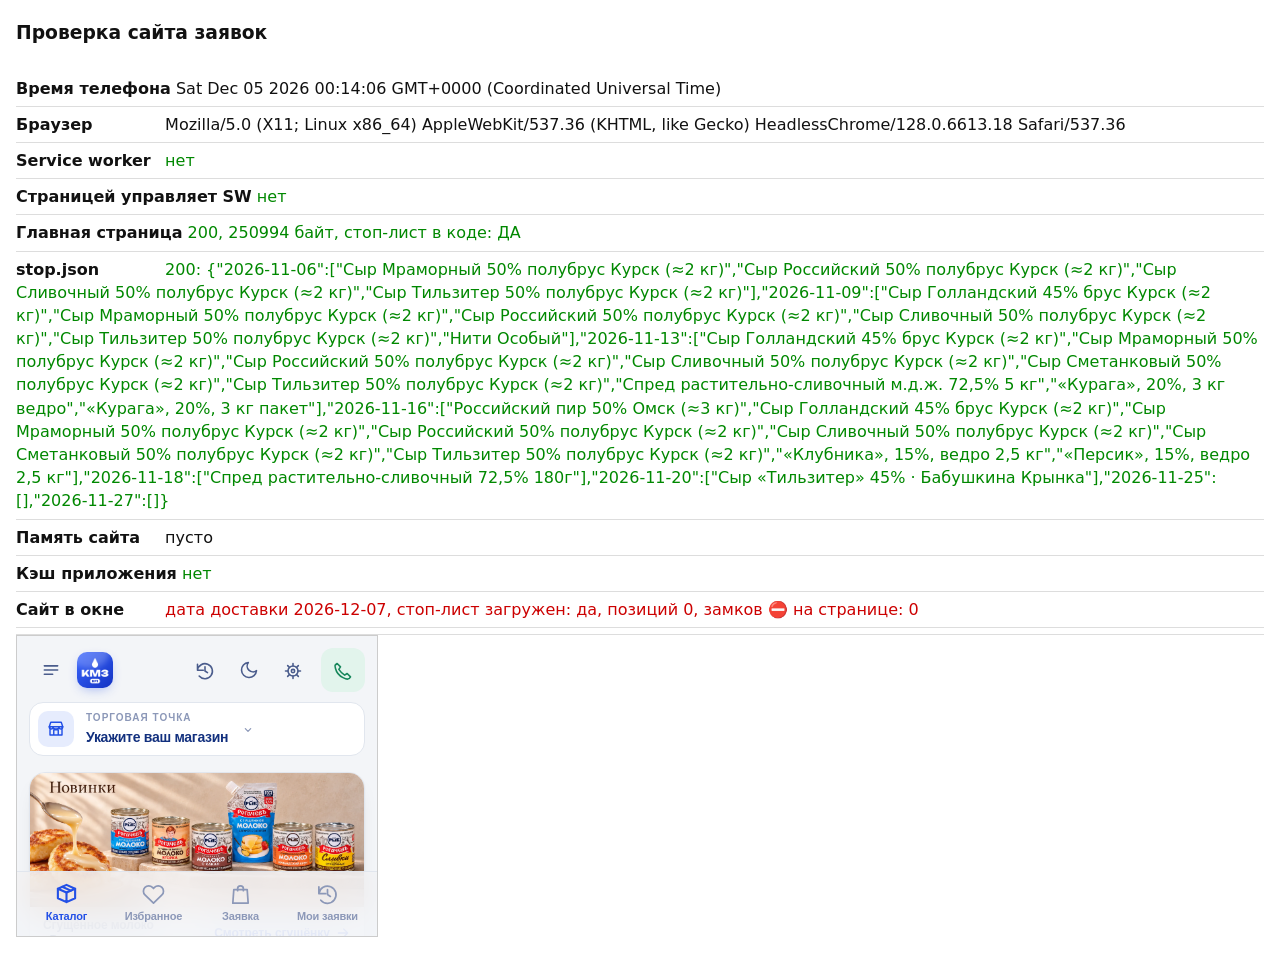
<file: diag.html>
<!doctype html>
<html lang="ru"><head><meta charset="utf-8"><meta name="viewport" content="width=device-width,initial-scale=1">
<title>Проверка сайта</title>
<style>body{font:16px/1.45 system-ui,sans-serif;margin:16px;background:#fff;color:#111}b{display:inline-block;min-width:9em}div{padding:6px 0;border-bottom:1px solid #ddd;word-break:break-word}.ok{color:#080}.bad{color:#c00}</style>
</head><body><h3>Проверка сайта заявок</h3><div id="out">Проверяю…</div>
<script>
(async function(){
 var o=[];function row(k,v,ok){o.push('<div><b>'+k+'</b> <span class="'+(ok===true?'ok':ok===false?'bad':'')+'">'+v+'</span></div>');document.getElementById('out').innerHTML=o.join('');}
 row('Время телефона',new Date().toString());
 row('Браузер',navigator.userAgent);
 try{var regs=navigator.serviceWorker?await navigator.serviceWorker.getRegistrations():[];row('Service worker',regs.length?regs.map(function(r){var w=r.active||r.waiting||r.installing;return (w&&w.scriptURL)+' (scope '+r.scope+')';}).join('<br>'):'нет',regs.length?false:true);}catch(e){row('Service worker','ошибка '+e,false)}
 try{var ctl=navigator.serviceWorker&&navigator.serviceWorker.controller;row('Страницей управляет SW',ctl?ctl.scriptURL:'нет',!ctl);}catch(e){}
 try{var r=await fetch('./?diag='+Date.now(),{cache:'no-store'});var t=await r.text();row('Главная страница',(r.status)+', '+t.length+' байт, стоп-лист в коде: '+(t.indexOf('kmzStopSync')>=0?'ДА':'НЕТ'),t.indexOf('kmzStopSync')>=0);}catch(e){row('Главная страница','ошибка '+e,false)}
 try{var r2=await fetch('./stop.json?t='+Date.now(),{cache:'no-store'});var j=await r2.json();row('stop.json',r2.status+': '+JSON.stringify(j),true);}catch(e){row('stop.json','ошибка '+e,false)}
 try{var ks=[];for(var i=0;i<localStorage.length;i++){var k=localStorage.key(i);ks.push(k+' ('+(localStorage.getItem(k)||'').length+')');}row('Память сайта',ks.join(', ')||'пусто');}catch(e){row('Память сайта','ошибка '+e)}
 try{if('caches' in window){var cn=await caches.keys();row('Кэш приложения',cn.length?cn.join(', '):'нет',!cn.length);}}catch(e){}
 var f=document.createElement('iframe');f.style.cssText='width:360px;height:300px;border:1px solid #ccc';f.src='./?diagframe='+Date.now();document.body.appendChild(f);
 var n=0,t0=setInterval(function(){n++;try{var w=f.contentWindow,d=f.contentDocument;if(w&&w.KMZ_READY&&(w.KMZ_STOP_DATA||n>20)){clearInterval(t0);var k=w.KMZ.delivery();row('Сайт в окне',' дата доставки '+k.key+', стоп-лист загружен: '+(w.KMZ_STOP_DATA?'да':'НЕТ')+', позиций '+((w.KMZ_STOP_NOW||[]).length)+', замков ⛔ на странице: '+d.querySelectorAll('.kmz-out-lock').length,d.querySelectorAll('.kmz-out-lock').length>0);}else if(n>30){clearInterval(t0);row('Сайт в окне','не запустился за 15 с: '+(d&&d.getElementById('startup-message')?d.getElementById('startup-message').textContent:'?'),false);}}catch(e){clearInterval(t0);row('Сайт в окне','ошибка '+e,false);}},500);
})();
</script></body></html>
</file>
<file: мобильный_вид.css>
/* Компактная доставка и повтор заявки. Только мобильный экран. */
@media (max-width:760px) {
  .page-intro{margin-bottom:10px}
  .delivery{
    display:grid;grid-template-columns:40px minmax(0,1fr);align-items:center;
    gap:7px 9px!important;padding:9px 11px!important;margin-top:4px;
    border-radius:16px!important;
  }
  .delivery .dday{width:40px!important;height:45px!important;border-radius:11px!important}
  .delivery .dday small{font-size:8px!important;letter-spacing:.06em!important;padding:4px 0 3px}
  .delivery .dday b{font-size:20px!important}
  .delivery .dday::before,.delivery .dday::after{width:3px;height:3px;top:5px}
  .delivery>div:not(.dweek)>small{font-size:9px;line-height:1.2;letter-spacing:.06em!important}
  .delivery #delivery-date{font-size:15px!important;line-height:1.3;margin:1px 0}
  .delivery #delivery-deadline{font-size:12px!important;line-height:1.3;gap:5px;margin-top:2px;align-items:baseline}
  .delivery #delivery-deadline::before{width:5px;height:5px;box-shadow:none}
  .delivery .dweek{grid-column:1/-1;display:grid;grid-template-columns:minmax(0,1fr);gap:6px;padding-top:7px}
  .delivery .dw-days{display:flex;width:100%;gap:5px}
  .delivery .dw-d{flex:1;flex-direction:row;gap:5px;min-width:0;height:27px;padding:3px 5px;border-radius:8px}
  .delivery .dw-d b{font-size:11px;letter-spacing:.02em}
  .delivery .dw-d i{font-size:10px;margin:0;white-space:nowrap}
  .delivery .dw-t{display:none}
  .delivery .dw-compact{display:flex!important;align-items:baseline;justify-content:space-between;flex-wrap:wrap;gap:2px 8px;font-size:11.5px;line-height:1.35;color:var(--ink2)}
  .delivery .dw-compact b{font-size:11.5px;line-height:1.35;font-weight:650;letter-spacing:0!important;color:var(--ok)}
  .delivery .dw-compact.no b{color:var(--ex)}
  .repeat.past{display:grid;grid-template-columns:minmax(0,1fr) auto;align-items:center;gap:5px 10px;padding:9px 11px;margin:0 0 10px;border-radius:16px}
  .repeat.past .rp-hd{grid-column:1/-1;gap:5px;flex-wrap:wrap;font-size:10px;line-height:1.35;letter-spacing:.035em}
  .repeat.past .rp-hd em{font-size:9.5px;padding:2px 7px}
  .repeat.past .repeat-t{margin:0;min-width:0}
  .repeat.past .repeat-t b{font-size:13px!important;line-height:1.3;margin:0 0 2px}
  .repeat.past .repeat-t span{font-size:12px;line-height:1.35;white-space:normal;overflow:visible;text-overflow:clip;overflow-wrap:anywhere}
  .repeat.past .rp-btn{width:auto;min-width:104px;min-height:44px;margin:0;padding:7px 10px;border-radius:11px;font-size:13px;line-height:1.3;font-weight:700}
  .repeat.past .rp-label-full,.repeat.past .rp-hint-full{display:none}
  .repeat.past .rp-label-compact,.repeat.past .rp-hint-compact{display:inline!important}
  .repeat.past .rp-hint{grid-column:1/-1;margin:0;text-align:left;font-size:11.5px;line-height:1.35;color:var(--ink2)}
  html[data-font=large] .delivery #delivery-date{font-size:17px!important}
  html[data-font=large] .delivery #delivery-deadline{font-size:14px!important}
  html[data-font=large] .delivery .dw-compact,html[data-font=large] .delivery .dw-compact b{font-size:13px}
  html[data-font=large] .repeat.past .repeat-t b{font-size:15px!important}
  html[data-font=large] .repeat.past .repeat-t span{font-size:14px}
  html[data-font=large] .repeat.past .rp-hint{font-size:13px}
  html[data-font=large] .repeat.past .rp-btn{font-size:14px}
}
@media(max-width:359px){
  .repeat.past{column-gap:7px}
  .repeat.past .rp-btn{min-width:95px;padding-left:7px;padding-right:7px}
  .delivery .dw-d{gap:3px;padding-left:3px;padding-right:3px}
  .delivery .dw-d i{font-size:9.5px}
}
</file>
<file: плашка_новинок.css>
/* Плашка перед доставкой: исходное фото целиком, вся карточка ведет к сырам. */
.cheese-promo{
  display:grid;grid-template-columns:minmax(0,2.6fr) minmax(190px,1fr);
  align-items:stretch;width:100%;padding:0;margin:0 0 18px;overflow:hidden;
  text-align:left;border:1px solid var(--line);border-radius:20px;
  background:var(--card);color:var(--ink);box-shadow:var(--shadow);
  transition:border-color .18s,box-shadow .18s;
}
.cheese-promo__image{display:block;width:100%;height:auto;align-self:center}
.cheese-promo__copy{display:flex;flex-direction:column;justify-content:center;align-items:flex-start;gap:17px;padding:22px}
.cheese-promo__title{font-size:clamp(18px,1.8vw,25px);font-weight:650;line-height:1.25;letter-spacing:-.025em;max-width:240px}
.cheese-promo__link{display:inline-flex;align-items:center;gap:8px;color:var(--acc);font-size:14px;line-height:1.35;font-weight:650}
.cheese-promo__link svg{width:18px;height:18px;flex:none}
.cheese-promo:focus-visible{outline:3px solid var(--acc);outline-offset:4px}
@media(hover:hover){.cheese-promo:hover{border-color:var(--acc);box-shadow:0 7px 26px -16px var(--acc)}}
@media(max-width:760px){
  .cheese-promo{display:block;margin-bottom:12px;border-radius:16px}
  .cheese-promo__copy{flex-direction:row;align-items:center;justify-content:space-between;gap:8px;padding:11px 13px;min-height:44px}
  .cheese-promo__title{max-width:none;font-size:12px;line-height:1.3;letter-spacing:-.01em;color:var(--ink2)}
  .cheese-promo__link{font-size:12px;white-space:nowrap;gap:5px}
  .cheese-promo__link svg{width:16px;height:16px}
}
@media(max-width:359px){.cheese-promo__title{max-width:122px}.cheese-promo__copy{padding:9px 11px}}
html[data-font=large] .cheese-promo__link{font-size:16px}
@media(max-width:760px){html[data-font=large] .cheese-promo__copy{flex-wrap:wrap}html[data-font=large] .cheese-promo__title{font-size:14px}html[data-font=large] .cheese-promo__link{font-size:14px}}
@media(prefers-reduced-motion:reduce){.cheese-promo{transition:none}}

.promo-carousel{position:relative;margin:0 0 18px;touch-action:pan-y}
.promo-carousel .cheese-promo{margin:0}
.promo-carousel .cheese-promo[hidden]{display:none!important}
.promo-carousel .cheese-promo__image{width:100%;aspect-ratio:1983/793;object-fit:contain}
@media(max-width:760px){.promo-carousel{margin-bottom:12px}}
@media(prefers-reduced-motion:no-preference){.promo-carousel .cheese-promo:not([hidden]){animation:promo-appear .28s ease-out}
  @keyframes promo-appear{from{opacity:.68}to{opacity:1}}}
</file>
<file: документы.css>
.documents-entry{display:flex;align-items:center;gap:10px;width:100%;flex-shrink:0;margin-top:12px;padding:13px 11px;border:1px solid var(--line2);border-radius:14px;background:var(--card);color:var(--head,var(--ink));text-align:left;transition:border-color .15s,background .15s}
.documents-entry:hover{background:var(--acc-soft);border-color:var(--acc)}
.documents-entry .documents-symbol{display:grid;place-items:center;width:35px;height:39px;flex:none;border-radius:10px;background:var(--acc-soft);color:var(--acc)}
.documents-entry .documents-symbol svg{width:22px;height:22px}
.documents-entry strong{display:block;font-size:13px;font-weight:700;line-height:1.35}
.documents-entry .documents-arrow{width:15px;height:15px;margin-left:auto;flex:none;color:var(--mute)}
.documents-entry+.rail-contact{margin-top:10px}
.drawer>.documents-entry{width:calc(100% - 24px);margin-left:12px;margin-right:12px}
#modal:has(.docs-root){width:820px}
.docs-root{color:var(--ink)}
.docs-intro{margin:0 0 17px!important;color:var(--ink2)!important}
.docs-search{position:relative;display:block;margin-bottom:18px}
.docs-search>svg{position:absolute;left:14px;top:14px;color:var(--mute);width:19px;height:19px;pointer-events:none}
.docs-search input{width:100%;min-height:47px;border:1px solid var(--line2);border-radius:13px;padding:12px 14px 12px 42px;background:var(--card);color:var(--ink);font:400 14px var(--f)}
.docs-search input::placeholder{color:var(--mute)}
.docs-grid{display:grid;grid-template-columns:repeat(2,minmax(0,1fr));gap:10px}
.docs-group{display:flex;align-items:center;gap:13px;min-height:86px;padding:14px;background:var(--card);border:1px solid var(--line);border-radius:16px;text-align:left;color:var(--ink);transition:border-color .15s,box-shadow .15s}
.docs-group:hover{border-color:var(--acc);box-shadow:var(--shadow)}
.docs-group .docs-group-icon{flex:none;display:grid;place-items:center;width:48px;height:48px;border-radius:13px;overflow:hidden;background:var(--soft);color:var(--acc)}
.docs-group-icon>img{width:100%;height:100%;object-fit:cover}
.docs-group-icon>svg{width:26px;height:26px}
.docs-group-copy{flex:1;min-width:0}
.docs-group strong{display:block;font-size:15px;line-height:1.3;font-weight:700;color:var(--head,var(--ink))}
.docs-group small{display:block;margin-top:5px;font-size:12px;line-height:1.4;color:var(--mute)}
.docs-group>.docs-chevron{width:17px;height:17px;flex:none;color:var(--mute)}
.docs-back{display:inline-flex;align-items:center;gap:7px;margin:0 0 20px;padding:7px 0;color:var(--acc);font:600 13px var(--f)}
.docs-back svg{width:17px;height:17px}
.docs-empty{border:1px dashed var(--line2);border-radius:18px;background:var(--card);padding:34px 24px;text-align:center}
.docs-empty h3{font-size:17px;color:var(--head,var(--ink));margin:0 0 8px}
.docs-empty p{max-width:400px;margin:0 auto!important;font-size:14px}
.docs-no-results{padding:28px 10px;text-align:center;color:var(--mute)}
.docs-file{padding:18px;border:1px solid var(--line);border-radius:16px;background:var(--card);margin-bottom:12px}
.docs-file h3{font-size:16px;color:var(--head,var(--ink));margin:0 0 10px}
.docs-file p{font-size:13px;margin:5px 0}
.docs-file-actions{display:flex;gap:10px;flex-wrap:wrap;margin-top:16px}
.docs-file-actions a{display:inline-flex;align-items:center;gap:7px;border-radius:10px;padding:10px 14px;font-size:13px;font-weight:600;background:var(--acc-soft);color:var(--acc)}
.docs-file-actions a:first-child{background:var(--acc);color:#fff}
@media(max-width:600px){.docs-grid{grid-template-columns:1fr;gap:9px}.docs-group{min-height:77px;padding:12px}.docs-group strong{font-size:14px}.docs-group .docs-group-icon{width:43px;height:43px}.docs-search{margin-bottom:14px}.docs-empty{padding:28px 16px}.docs-intro{font-size:13px!important}.docs-file-actions a{flex:1;justify-content:center}}
.docs-group[hidden],.docs-no-results[hidden]{display:none}
.docs-group:focus-visible,.documents-entry:focus-visible,.docs-file-actions a:focus-visible,.docs-back:focus-visible{outline:2px solid var(--acc);outline-offset:2px}
</file>
